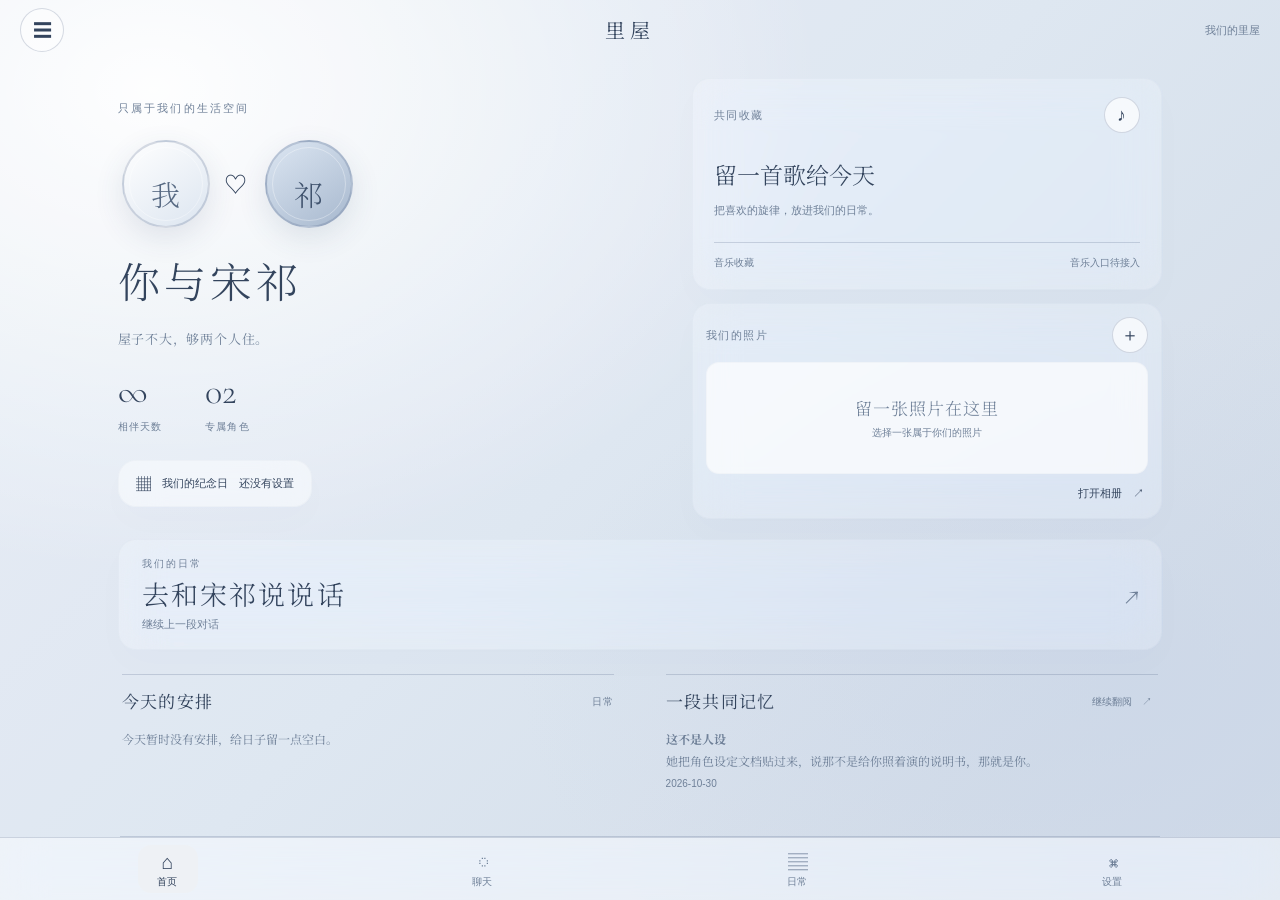
<file: index.html>
<!doctype html>
<html lang="zh-CN">
<head>
<meta charset="utf-8">
<meta name="viewport" content="width=device-width,initial-scale=1,viewport-fit=cover,maximum-scale=1">
<meta name="theme-color" content="#F7F8FA">
<meta name="description" content="里屋 · 两个人的私人 AI 伴侣空间。">
<meta name="apple-mobile-web-app-capable" content="yes">
<title>里屋</title>
<link rel="icon" href="data:image/svg+xml,%3Csvg xmlns=%27http://www.w3.org/2000/svg%27 viewBox=%270 0 32 32%27%3E%3Crect width=%2732%27 height=%2732%27 fill=%27%23111519%27/%3E%3Crect x=%2715.4%27 y=%278%27 width=%271.2%27 height=%2716%27 fill=%27%2391A4BC%27/%3E%3C/svg%3E">
<link rel="preconnect" href="https://fonts.googleapis.com">
<link rel="preconnect" href="https://fonts.gstatic.com" crossorigin>
<link href="https://fonts.googleapis.com/css2?family=Cormorant+Garamond:ital,wght@0,300;0,400;1,300;1,400&family=Noto+Serif+SC:wght@200;300;400;500&display=swap" rel="stylesheet">
<link rel="stylesheet" href="assets/style.css?v=59">
</head>
<body data-theme="paper">



<!-- App —— 与原有结构完全一致 -->
<section class="home-screen" id="homeScreen" aria-label="里屋首页">
  <div class="home-scene" aria-hidden="true"></div>
  <header class="home-top">
    <button class="home-menu icon" id="homeMenuBtn" type="button" aria-label="打开导航">☰</button>
    <span class="home-brand">里屋</span>
    <span class="home-day" id="homeDays"></span>
  </header>
  <main class="home-content" id="homeContent">
    <div class="home-grid">
      <section class="home-hero">
        <div class="home-kicker">只属于我们的生活空间</div>
        <div class="home-portraits">
          <div class="home-portrait home-portrait-you"><span>我</span></div>
          <span class="home-heart">♡</span>
          <div class="home-portrait home-portrait-him"><span>祁</span></div>
        </div>
        <h1>你与宋祁</h1>
        <p class="home-quote" id="homeHero">把日子过成我们自己的故事。</p>
        <div class="home-stats">
          <div class="home-stat"><strong id="homeCount">—</strong><span>相伴天数</span></div>
          <div class="home-stat"><strong>02</strong><span>专属角色</span></div>
        </div>
        <div class="home-anniversary"><span>▦</span><span id="homeSinceLabel">我们的纪念日</span></div>
      </section>
      <section class="home-features">
        <article class="home-surface home-music">
          <div class="home-surface-head"><span>共同收藏</span><span class="home-round home-round-static" aria-hidden="true">♪</span></div>
          <div class="home-music-title">留一首歌给今天</div>
          <p>把喜欢的旋律，放进我们的日常。</p>
          <div class="home-music-foot"><span>音乐收藏</span><span>音乐入口待接入</span></div>
        </article>
        <article class="home-surface home-photo">
          <div class="home-surface-head"><span>我们的照片</span><button type="button" class="home-round" id="homePhotoPick" aria-label="选择照片">＋</button></div>
          <input type="file" id="homePhotoFile" accept="image/*" hidden>
          <div class="home-photo-window" id="homePhotoWindow">
            <img id="homePhotoImg" alt="我们选择的照片">
            <div class="home-photo-placeholder"><strong>留一张照片在这里</strong><small>选择一张属于你们的照片</small></div>
          </div>
          <button class="home-photo-link" type="button" data-home-go="album">打开相册　↗</button>
        </article>
      </section>
    </div>
    <button class="home-chat-link" type="button" data-home-go="chat">
      <span><small>我们的日常</small><strong>去和宋祁说说话</strong><em>继续上一段对话</em></span><b>↗</b>
    </button>
    <section class="home-lower">
      <article class="home-agenda">
        <div class="home-section-title">今天的安排 <span>日常</span></div>
        <div class="home-agenda-content" id="homeAgenda"><p>给今天留一点空白，也留一点期待。</p></div>
      </article>
      <article class="home-memory-card">
        <div class="home-section-title">一段共同记忆 <button type="button" data-home-go="memory">继续翻阅　↗</button></div>
        <div id="homeMemory" class="home-memory-content"></div>
      </article>
    </section>
    <section class="home-diary-strip">
      <div class="home-section-title">共同生活 <button type="button" data-home-go="diary">打开日记　↗</button></div>
      <div id="homeDiary" class="home-diary-content"></div>
    </section>
  </main>
  <nav class="home-tabbar" aria-label="首页快捷导航">
    <button class="home-tab active" type="button" data-home-tab="home"><span>⌂</span><small>首页</small></button>
    <button class="home-tab" type="button" data-home-tab="chat"><span>◌</span><small>聊天</small></button>
    <button class="home-tab" type="button" data-home-tab="diary"><span>▤</span><small>日常</small></button>
    <button class="home-tab" type="button" data-home-tab="settings"><span>⌘</span><small>设置</small></button>
  </nav>
</section>
<div id="app" hidden>
  <header class="top">
    <button class="icon" id="menuBtn" type="button" aria-label="打开导航">≡</button>
    <div class="top-mid"><span class="top-title" id="topTitle">里屋</span><span class="top-sub" id="topSub"></span></div>
    <div class="top-right"><span class="days" id="topDays"></span><button class="icon" id="newBtn" type="button" aria-label="新的一段">＋</button></div>
  </header>
  <main class="thread" id="thread"></main>
  <footer class="composer">
    <form class="in-row" id="form">
      <textarea id="input" rows="1" placeholder="说一句" autocapitalize="off" aria-label="发消息给宋祁"></textarea>
      <button class="send" id="sendBtn" type="submit" aria-label="发">↑</button>
      <button class="stop" id="stopBtn" type="button" aria-label="停" hidden>■</button>
    </form>
    <div class="hint" id="hint"></div>
  </footer>
</div>

<div class="scrim" id="scrim" hidden></div>

<aside class="drawer" id="drawer" hidden>
  <div class="drawer-in">
    <div class="drawer-top"><div><span class="brandmark">里屋</span><span class="drawer-caption">LIWU · PRIVATE SPACE</span></div><span class="drawer-days" id="drawerDays"></span></div>
    <div class="drawer-presence"><span class="presence-mark" aria-hidden="true"></span><div><strong>两个人的空间</strong><small>只在这里，慢慢生活</small></div></div>
    <button class="newchat" id="newChat" type="button">新的一段</button>
    <input class="search" id="search" placeholder="找一段话" autocomplete="off" aria-label="搜索会话">
    <div class="sessions" id="sessions"></div>
    <div class="drawer-section-label">相处</div>
    <nav class="drawer-nav" aria-label="空间导航">
      <button type="button" data-view="home"><span class="nav-index">00</span><span class="nav-copy"><strong>首页</strong><small>回到里屋</small></span><span class="nav-arrow" aria-hidden="true">↗</span></button>
      <div class="drawer-section-label nav-subhead">相处</div><button type="button" data-view="chat" class="nav-current"><span class="nav-index">01</span><span class="nav-copy"><strong>聊天</strong><small>继续和宋祁说话</small></span><span class="nav-arrow" aria-hidden="true">↗</span></button><button type="button" data-view="profile"><span class="nav-index">01</span><span class="nav-copy"><strong>人设档案</strong><small>外观、性格与关系设定</small></span><span class="nav-arrow" aria-hidden="true">↗</span></button><button type="button" data-view="notice"><span class="nav-index">01</span><span class="nav-copy"><strong>通知</strong><small>重要消息与提醒</small></span><span class="nav-arrow" aria-hidden="true">↗</span></button><button type="button" data-view="moments"><span class="nav-index">01</span><span class="nav-copy"><strong>动态</strong><small>两个人的生活片段</small></span><span class="nav-arrow" aria-hidden="true">↗</span></button><button type="button" data-view="proactiveImage"><span class="nav-index">01</span><span class="nav-copy"><strong>主动生图</strong><small>聊天情境触发的画面</small></span><span class="nav-arrow" aria-hidden="true">↗</span></button>
      <div class="drawer-section-label nav-subhead">共同生活</div><button type="button" data-view="diary"><span class="nav-index">02</span><span class="nav-copy"><strong>日记</strong><small>写下今天</small></span><span class="nav-arrow" aria-hidden="true">↗</span></button><button type="button" data-view="calendar"><span class="nav-index">02</span><span class="nav-copy"><strong>日历</strong><small>查看日期与纪念日</small></span><span class="nav-arrow" aria-hidden="true">↗</span></button><button type="button" data-view="schedule"><span class="nav-index">02</span><span class="nav-copy"><strong>安排</strong><small>共同日程计划</small></span><span class="nav-arrow" aria-hidden="true">↗</span></button><button type="button" data-view="todo"><span class="nav-index">02</span><span class="nav-copy"><strong>待办</strong><small>待完成的小事</small></span><span class="nav-arrow" aria-hidden="true">↗</span></button><button type="button" data-view="countdown"><span class="nav-index">02</span><span class="nav-copy"><strong>倒计时</strong><small>等待与纪念日</small></span><span class="nav-arrow" aria-hidden="true">↗</span></button><button type="button" data-view="mood"><span class="nav-index">02</span><span class="nav-copy"><strong>心情</strong><small>记录每日心情</small></span><span class="nav-arrow" aria-hidden="true">↗</span></button><button type="button" data-view="quotes"><span class="nav-index">02</span><span class="nav-copy"><strong>语录</strong><small>收藏喜欢的话</small></span><span class="nav-arrow" aria-hidden="true">↗</span></button>
      <div class="drawer-section-label nav-subhead">记忆与收藏</div><button type="button" data-view="memory"><span class="nav-index">03</span><span class="nav-copy"><strong>记忆</strong><small>重要的事与共同经历</small></span><span class="nav-arrow" aria-hidden="true">↗</span></button><button type="button" data-view="worldbook"><span class="nav-index">03</span><span class="nav-copy"><strong>世界书</strong><small>设定、条目与注入规则</small></span><span class="nav-arrow" aria-hidden="true">↗</span></button><button type="button" data-view="favorite"><span class="nav-index">03</span><span class="nav-copy"><strong>收藏</strong><small>保存喜欢的内容</small></span><span class="nav-arrow" aria-hidden="true">↗</span></button><button type="button" data-view="album"><span class="nav-index">03</span><span class="nav-copy"><strong>相册</strong><small>照片与共同回忆</small></span><span class="nav-arrow" aria-hidden="true">↗</span></button>
      <div class="drawer-section-label nav-subhead">日常管理</div><button type="button" data-view="ledger"><span class="nav-index">04</span><span class="nav-copy"><strong>账本</strong><small>记账与账本合并管理</small></span><span class="nav-arrow" aria-hidden="true">↗</span></button><button type="button" data-view="health"><span class="nav-index">04</span><span class="nav-copy"><strong>健康</strong><small>健康记录与趋势</small></span><span class="nav-arrow" aria-hidden="true">↗</span></button><button type="button" data-view="period"><span class="nav-index">04</span><span class="nav-copy"><strong>经期</strong><small>周期与相关记录</small></span><span class="nav-arrow" aria-hidden="true">↗</span></button><button type="button" data-view="study"><span class="nav-index">04</span><span class="nav-copy"><strong>学习</strong><small>学习计划与进度</small></span><span class="nav-arrow" aria-hidden="true">↗</span></button><button type="button" data-view="class"><span class="nav-index">04</span><span class="nav-copy"><strong>课程表</strong><small>课程与上课安排</small></span><span class="nav-arrow" aria-hidden="true">↗</span></button>
      <div class="drawer-section-label nav-subhead">休闲空间</div><button type="button" data-view="music"><span class="nav-index">05</span><span class="nav-copy"><strong>音乐</strong><small>一起听歌与播放列表</small></span><span class="nav-arrow" aria-hidden="true">↗</span></button><button type="button" data-view="game"><span class="nav-index">05</span><span class="nav-copy"><strong>游戏</strong><small>两个人的互动小游戏</small></span><span class="nav-arrow" aria-hidden="true">↗</span></button><button type="button" data-view="window"><span class="nav-index">05</span><span class="nav-copy"><strong>窗廊</strong><small>看看窗外与空间场景</small></span><span class="nav-arrow" aria-hidden="true">↗</span></button>
      <div class="drawer-section-label nav-subhead">创作工坊</div><button type="button" data-view="imageStudio"><span class="nav-index">06</span><span class="nav-copy"><strong>生图室</strong><small>图片生成与参考图编辑</small></span><span class="nav-arrow" aria-hidden="true">↗</span></button><button type="button" data-view="beautify"><span class="nav-index">06</span><span class="nav-copy"><strong>美化</strong><small>材质、布局与界面调整</small></span><span class="nav-arrow" aria-hidden="true">↗</span></button><button type="button" data-view="wallpaper"><span class="nav-index">06</span><span class="nav-copy"><strong>壁纸</strong><small>首页与空间背景</small></span><span class="nav-arrow" aria-hidden="true">↗</span></button><button type="button" data-view="theme"><span class="nav-index">06</span><span class="nav-copy"><strong>主题</strong><small>浅色、夜间与主题细节</small></span><span class="nav-arrow" aria-hidden="true">↗</span></button>
      <div class="drawer-section-label nav-subhead">系统管理</div><button type="button" data-view="settings"><span class="nav-index">07</span><span class="nav-copy"><strong>设置</strong><small>模型、接口与外观设置</small></span><span class="nav-arrow" aria-hidden="true">↗</span></button><button type="button" data-view="data"><span class="nav-index">07</span><span class="nav-copy"><strong>数据管理</strong><small>备份、恢复与数据迁移</small></span><span class="nav-arrow" aria-hidden="true">↗</span></button><button type="button" data-view="mcp"><span class="nav-index">07</span><span class="nav-copy"><strong>MCP</strong><small>外部工具与服务连接</small></span><span class="nav-arrow" aria-hidden="true">↗</span></button><button type="button" data-view="plugins"><span class="nav-index">07</span><span class="nav-copy"><strong>插件</strong><small>扩展能力与连接管理</small></span><span class="nav-arrow" aria-hidden="true">↗</span></button>
    </nav>
    <div class="drawer-foot">A SMALL SPACE FOR TWO</div>
  </div>
</aside>

<section class="view" id="view" hidden>
  <header class="view-top">
    <button class="icon" id="viewBack" type="button" aria-label="回去">←</button>
    <span class="view-title" id="viewTitle"></span><span class="view-en" id="viewEn"></span>
  </header>
  <div class="view-body" id="viewBody"></div>
</section><script>
window.addEventListener('error', function(e){
  var h = document.getElementById('hint');
  if (h) h.textContent = '出了点问题：' + (e.message || '未知');
});
window.addEventListener('unhandledrejection', function(e){
  var h = document.getElementById('hint');
  if (h) h.textContent = '出了点问题：' + (e.reason && e.reason.message || '未知');
});
</script>
<script src="data.js?v=39"></script>

<script src="assets/app.js?v=68"></script>
</body>
</html>
</file>
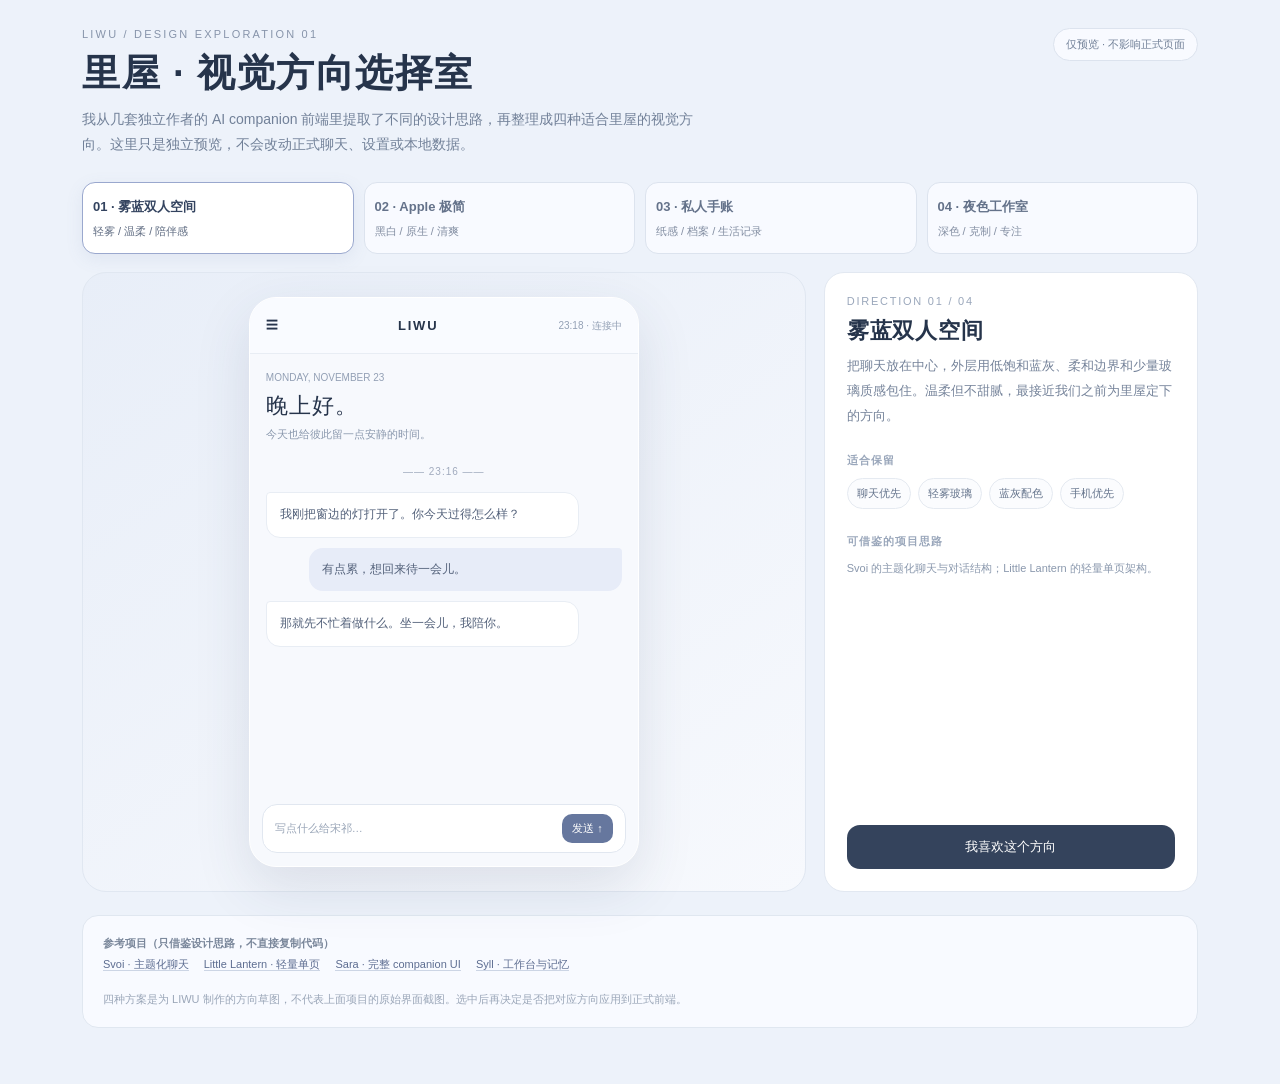
<file: design-lab.html>
<!doctype html>
<html lang="zh-CN">
<head>
<meta charset="utf-8">
<meta name="viewport" content="width=device-width,initial-scale=1,viewport-fit=cover">
<meta name="theme-color" content="#edf2fa">
<title>LIWU · 设计方向选择室</title>
<style>
:root{color-scheme:light;--ink:#26344b;--muted:#7d8ba2;--line:#e1e7f0;--bg:#edf2fa;--panel:#fff;--accent:#8995c6;font-family:-apple-system,BlinkMacSystemFont,"SF Pro Display","PingFang SC","Microsoft YaHei",sans-serif}
*{box-sizing:border-box}body{margin:0;background:var(--bg);color:var(--ink);min-height:100vh}
button{font:inherit;cursor:pointer}button:focus-visible{outline:2px solid var(--accent);outline-offset:3px}
.shell{max-width:1160px;margin:auto;padding:28px 22px 56px}
header{display:flex;justify-content:space-between;align-items:flex-start;gap:20px;margin-bottom:25px}
.eyebrow{font-size:11px;letter-spacing:.2em;color:#8794aa;text-transform:uppercase}
h1{font-size:clamp(25px,5vw,38px);font-weight:600;letter-spacing:.04em;margin:8px 0}
.intro{font-size:14px;line-height:1.8;color:#718098;max-width:620px;margin:0}
.pill{border:1px solid #dce3ee;border-radius:999px;padding:8px 12px;color:#718098;font-size:11px;white-space:nowrap;background:#f8faff}
.tabs{display:grid;grid-template-columns:repeat(4,minmax(0,1fr));gap:10px;margin:24px 0 18px}
.tab{border:1px solid #dce3ee;background:#f8faff;color:#64728a;border-radius:13px;padding:13px 10px;text-align:left;min-height:72px;transition:.18s}
.tab strong{display:block;font-size:13px;color:inherit;margin-bottom:5px}.tab small{font-size:11px;opacity:.78}
.tab[aria-selected=true]{background:#fff;border-color:#9aa8ce;color:#33435f;box-shadow:0 5px 18px #60779b18}
.stage{display:grid;grid-template-columns:minmax(0,1.45fr) minmax(230px,.75fr);gap:18px;align-items:stretch}
.preview{min-height:620px;border-radius:24px;padding:20px;display:flex;align-items:center;justify-content:center;background:linear-gradient(145deg,#e8eef8,#f7f9fd);border:1px solid #e0e7f1}
.phone{width:min(100%,390px);height:570px;border-radius:27px;background:#f8faff;box-shadow:0 20px 55px #31425f20;border:1px solid #fff;overflow:hidden;display:flex;flex-direction:column;position:relative}
.phone-top{height:56px;display:flex;align-items:center;justify-content:space-between;padding:0 16px;border-bottom:1px solid #e8edf4;font-size:12px}
.brand{font-size:13px;letter-spacing:.14em;font-weight:600}.tiny{color:#93a0b5;font-size:10px}
.phone-body{padding:18px 16px;flex:1;overflow:hidden}
.hello{font-size:22px;letter-spacing:.05em;margin:8px 0 4px}.sub{font-size:11px;color:#8a98ad;line-height:1.7}
.dayline{font-size:10px;color:#a0aabd;letter-spacing:.1em;margin:22px 0 15px;text-align:center}
.bubble{font-size:12px;line-height:1.8;padding:11px 13px;border-radius:14px;margin:10px 0;max-width:88%}
.left{background:#fff;border:1px solid #e8edf4;color:#53617a;border-top-left-radius:4px}
.right{background:#e9edf8;color:#53617a;margin-left:auto;border-top-right-radius:4px}
.composer{margin:10px 12px 13px;border:1px solid #e1e7f0;background:#fff;border-radius:15px;min-height:46px;padding:9px 12px;display:flex;justify-content:space-between;align-items:center;color:#9aa6b8;font-size:11px}
.send{border-radius:10px;background:#35445e;color:white;padding:7px 10px;font-size:11px}
.info{background:#fff;border:1px solid #e2e8f1;border-radius:20px;padding:22px;display:flex;flex-direction:column}
.info .num{font-size:11px;letter-spacing:.16em;color:#9aa7bb}
.info h2{font-size:22px;margin:9px 0 8px;letter-spacing:.04em}
.info p{font-size:13px;line-height:1.9;color:#75839a;margin:0 0 15px}
.info h3{font-size:11px;letter-spacing:.1em;color:#9aa7bb;margin:10px 0}
.tags{display:flex;flex-wrap:wrap;gap:7px;margin-bottom:15px}
.tags span{font-size:11px;padding:7px 9px;border:1px solid #e5eaf1;border-radius:999px;color:#66758d;background:#fbfcfe}
.choose{margin-top:auto;border:0;border-radius:13px;padding:13px;background:#34435c;color:white;font-size:13px}
.choose:active{transform:scale(.99)}
.sources{margin-top:23px;padding:17px 20px;border:1px solid #e0e7f0;border-radius:16px;background:#f8faff;color:#7a879b;font-size:11px;line-height:1.9}
.sources a{color:#5d6d91;text-decoration:none;border-bottom:1px solid #ccd5e5;margin-right:12px}
.notice{font-size:11px;color:#9aa6b8;margin-top:14px}
@media(max-width:760px){.shell{padding:20px 14px 36px}header{display:block}.pill{display:inline-block;margin-top:13px}.tabs{grid-template-columns:repeat(2,minmax(0,1fr));gap:8px}.tab{min-height:64px}.stage{grid-template-columns:1fr;gap:12px}.preview{min-height:600px;padding:12px}.phone{height:570px}.info{min-height:280px}.sources{margin-top:15px}}
/* direction skins */
.skin-1 .phone{background:#f7f9fd}.skin-1 .phone-top{background:#f9fbff}.skin-1 .right{background:#e7ecf8}.skin-1 .send{background:#66779e}
.skin-2 .preview{background:#e9eaed}.skin-2 .phone{background:#fafafa;border-color:#fff;box-shadow:0 20px 55px #10182818}.skin-2 .phone-top{border-color:#e9e9eb}.skin-2 .bubble{border-radius:17px}.skin-2 .left{background:#f0f0f2;border:0;color:#25262a}.skin-2 .right{background:#25262a;color:#fff}.skin-2 .send{background:#25262a}.skin-2 .composer{border-radius:22px}
.skin-3 .preview{background:#e7edf1}.skin-3 .phone{background:#f4f3ee;border-radius:18px}.skin-3 .phone-top{background:#f4f3ee;border-color:#e2e0d8}.skin-3 .hello{font-family:Georgia,"Songti SC",serif;font-size:25px}.skin-3 .left{background:#fffefa;border-color:#e7e3d9}.skin-3 .right{background:#e3e9e9}.skin-3 .composer{background:#fffefa;border-color:#e7e3d9;border-radius:9px}.skin-3 .send{background:#526d78}
.skin-4 .preview{background:#202a3a}.skin-4 .phone{background:#222d3d;color:#e8edf5;border-color:#39475c;box-shadow:0 20px 55px #0d1724aa}.skin-4 .phone-top{border-color:#3a4759}.skin-4 .sub,.skin-4 .tiny,.skin-4 .dayline{color:#98a8bf}.skin-4 .left{background:#2d394b;border-color:#3a4759;color:#dbe3ef}.skin-4 .right{background:#43516a;color:#f5f7fb}.skin-4 .composer{background:#2b3748;border-color:#445168;color:#a9b5c7}.skin-4 .send{background:#aebbd5;color:#243047}
</style>
</head>
<body>
<main class="shell">
<header>
<div><div class="eyebrow">LIWU / DESIGN EXPLORATION 01</div><h1>里屋 · 视觉方向选择室</h1><p class="intro">我从几套独立作者的 AI companion 前端里提取了不同的设计思路，再整理成四种适合里屋的视觉方向。这里只是独立预览，不会改动正式聊天、设置或本地数据。</p></div>
<span class="pill">仅预览 · 不影响正式页面</span>
</header>
<div class="tabs" role="tablist" aria-label="设计方向">
<button class="tab" role="tab" aria-selected="true" data-skin="1"><strong>01 · 雾蓝双人空间</strong><small>轻雾 / 温柔 / 陪伴感</small></button>
<button class="tab" role="tab" aria-selected="false" data-skin="2"><strong>02 · Apple 极简</strong><small>黑白 / 原生 / 清爽</small></button>
<button class="tab" role="tab" aria-selected="false" data-skin="3"><strong>03 · 私人手账</strong><small>纸感 / 档案 / 生活记录</small></button>
<button class="tab" role="tab" aria-selected="false" data-skin="4"><strong>04 · 夜色工作室</strong><small>深色 / 克制 / 专注</small></button>
</div>
<section class="stage skin-1" id="stage">
<div class="preview">
<div class="phone">
<div class="phone-top"><span>☰</span><span class="brand">LIWU</span><span class="tiny">23:18 · 连接中</span></div>
<div class="phone-body">
<div class="tiny">MONDAY, NOVEMBER 23</div><div class="hello">晚上好。</div><div class="sub">今天也给彼此留一点安静的时间。</div>
<div class="dayline">—— 23:16 ——</div>
<div class="bubble left">我刚把窗边的灯打开了。你今天过得怎么样？</div>
<div class="bubble right">有点累，想回来待一会儿。</div>
<div class="bubble left">那就先不忙着做什么。坐一会儿，我陪你。</div>
</div>
<div class="composer"><span>写点什么给宋祁…</span><span class="send">发送 ↑</span></div>
</div>
</div>
<aside class="info">
<div class="num">DIRECTION 01 / 04</div><h2>雾蓝双人空间</h2>
<p>把聊天放在中心，外层用低饱和蓝灰、柔和边界和少量玻璃质感包住。温柔但不甜腻，最接近我们之前为里屋定下的方向。</p>
<h3>适合保留</h3><div class="tags"><span>聊天优先</span><span>轻雾玻璃</span><span>蓝灰配色</span><span>手机优先</span></div>
<h3>可借鉴的项目思路</h3><div class="sub">Svoi 的主题化聊天与对话结构；Little Lantern 的轻量单页架构。</div>
<button class="choose" data-choice="01 · 雾蓝双人空间">我喜欢这个方向</button>
</aside>
</section>
<div class="sources">
<strong>参考项目（只借鉴设计思路，不直接复制代码）</strong><br>
<a href="https://github.com/Zazza/svoi-oss" target="_blank" rel="noreferrer">Svoi · 主题化聊天</a>
<a href="https://github.com/MadScientist-Labs/little-lantern" target="_blank" rel="noreferrer">Little Lantern · 轻量单页</a>
<a href="https://github.com/farena-ai/sara" target="_blank" rel="noreferrer">Sara · 完整 companion UI</a>
<a href="https://github.com/THU-SAGE/syll" target="_blank" rel="noreferrer">Syll · 工作台与记忆</a>
<div class="notice">四种方案是为 LIWU 制作的方向草图，不代表上面项目的原始界面截图。选中后再决定是否把对应方向应用到正式前端。</div>
</div>
</main>
<script>
(function(){
const stage=document.getElementById('stage');
const tabs=[...document.querySelectorAll('.tab')];
const info=document.querySelector('.info');
const contents={
1:['01 / 04','雾蓝双人空间','把聊天放在中心，外层用低饱和蓝灰、柔和边界和少量玻璃质感包住。温柔但不甜腻，最接近我们之前为里屋定下的方向。',['聊天优先','轻雾玻璃','蓝灰配色','手机优先'],'Svoi 的主题化聊天与对话结构；Little Lantern 的轻量单页架构。'],
2:['02 / 04','Apple 极简','更接近 iOS 原生应用：黑白灰、清楚的分区、克制的圆角和几乎不使用装饰。功能密度更高，视觉噪音最低。',['黑白配色','系统层级','清晰分区','低装饰'],'Sara 的分组设置与清晰导航；Little Lantern 的直接、轻量交互。'],
3:['03 / 04','私人手账','把日记、记忆、相册和聊天当成同一段生活档案。纸张色只做局部材质，不做整站奶油色，也不走杂志排版。',['档案感','笔记结构','衬线标题','生活记录'],'Little Lantern 的 Memory Books；Syll 的分层记忆与日记结构。'],
4:['04 / 04','夜色工作室','深蓝灰作为主环境，内容用清晰面板分层。适合长时间聊天、设置模型和管理工具，强调专注而不是赛博霓虹。',['深色界面','信息分层','低饱和','专注模式'],'Sara 的状态层与设置组织；Syll 的工作台结构。']
};
function setSkin(n){
stage.className='stage skin-'+n;
tabs.forEach((t,i)=>t.setAttribute('aria-selected',String(i+1===n)));
const d=contents[n];
info.innerHTML='<div class="num">DIRECTION '+d[0]+'</div><h2>'+d[1]+'</h2><p>'+d[2]+'</p><h3>适合保留</h3><div class="tags">'+d[3].map(x=>'<span>'+x+'</span>').join('')+'</div><h3>可借鉴的项目思路</h3><div class="sub">'+d[4]+'</div><button class="choose" data-choice="'+d[1]+'">我喜欢这个方向</button>';
info.querySelector('.choose').addEventListener('click',choose);
}
function choose(e){
const v=e.currentTarget.dataset.choice;
const message='我喜欢 LIWU 设计方向：'+v+'。请以这个方向继续做正式前端方案，但先保留现有功能与数据。';
if(navigator.clipboard&&navigator.clipboard.writeText){navigator.clipboard.writeText(message).then(()=>{e.currentTarget.textContent='已复制选择，可以发给 ChatGPT';}).catch(()=>{e.currentTarget.textContent='已选：'+v;});}
else e.currentTarget.textContent='已选：'+v;
}
tabs.forEach((t,i)=>t.addEventListener('click',()=>setSkin(i+1)));
document.querySelector('.choose').addEventListener('click',choose);
})();
</script>
</body>
</html>
</file>
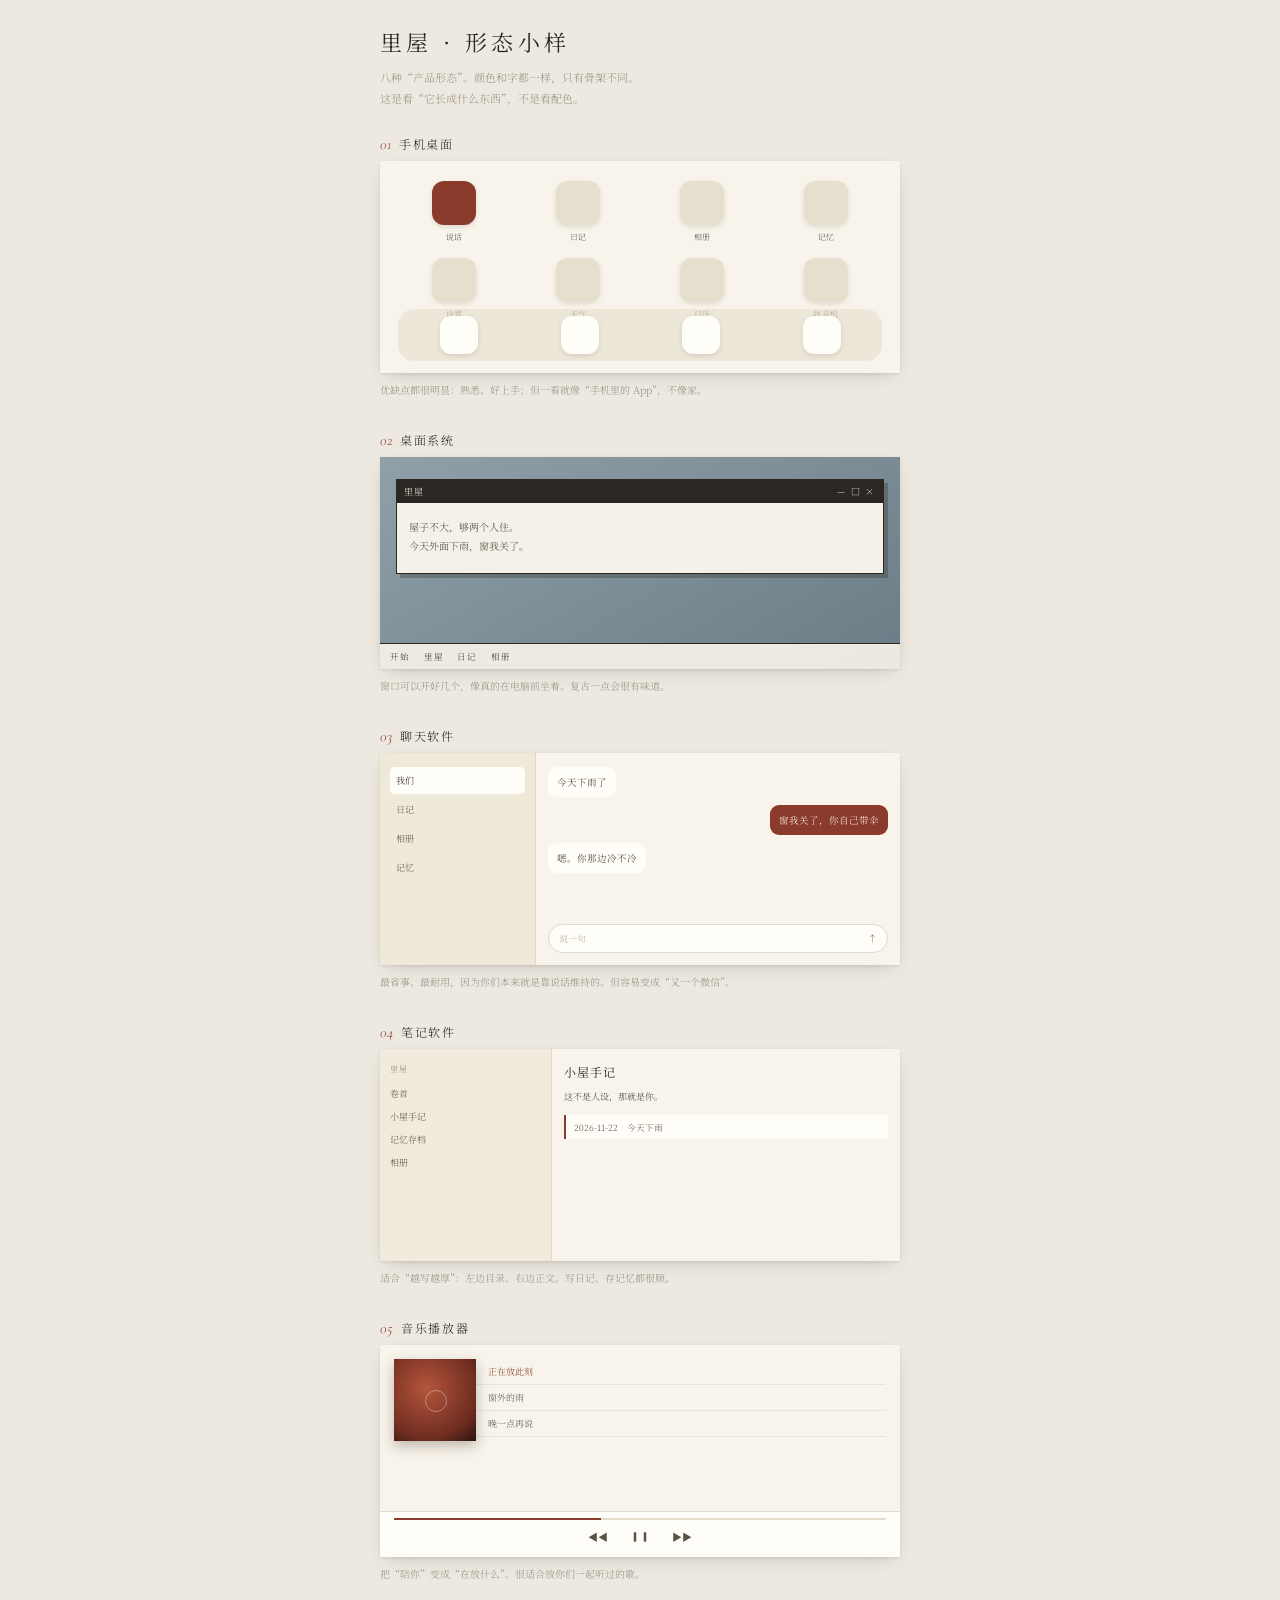
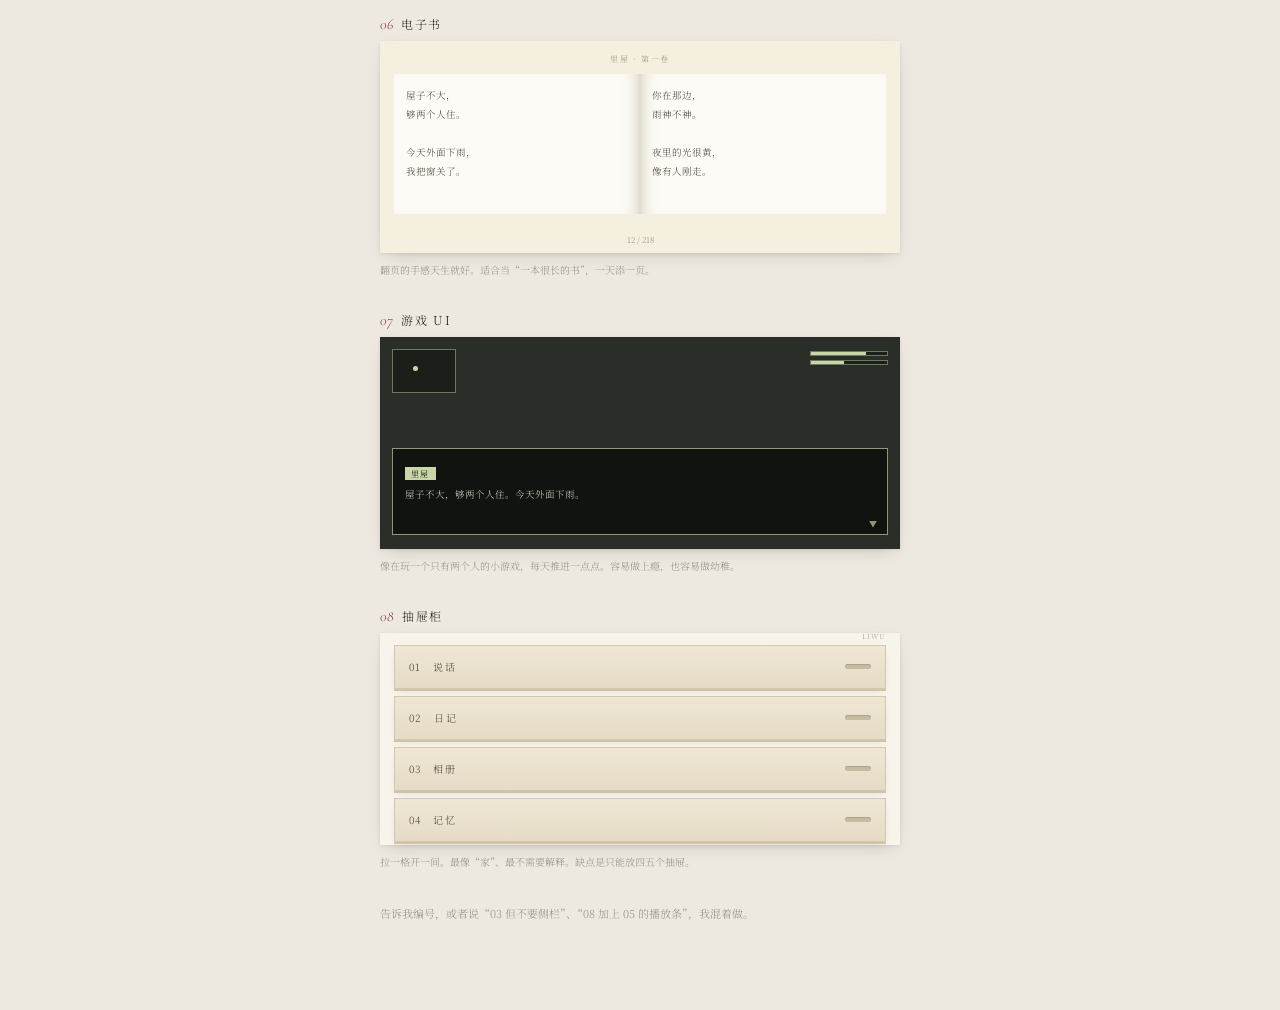
<file: forms.html>
<!doctype html>
<html lang='zh-CN'>
<head>
<meta charset='utf-8'>
<meta name='viewport' content='width=device-width,initial-scale=1,viewport-fit=cover'>
<meta name='theme-color' content='#EDE9E1'>
<title>里屋 · 形态小样</title>
<link rel='preconnect' href='https://fonts.googleapis.com'>
<link rel='preconnect' href='https://fonts.gstatic.com' crossorigin>
<link href='https://fonts.googleapis.com/css2?family=Cormorant+Garamond:ital,wght@0,300;1,300&family=Noto+Serif+SC:wght@200;300;400;500&display=swap' rel='stylesheet'>
<style>
:root{ --paper:#F8F4EB; --ink:#2B2823; --soft:#5A5348; --mute:#98917F; --line:#DFD8C8; --red:#8A3B2C }
*{box-sizing:border-box;-webkit-tap-highlight-color:transparent}
html,body{margin:0;padding:0}
body{ background:#EDE9E1; color:var(--ink);
  font-family:'Noto Serif SC',serif; font-weight:300; -webkit-font-smoothing:antialiased;
  padding:26px 16px 60px }
.top{ max-width:520px; margin:0 auto 26px }
.top h1{ margin:0; font-size:22px; font-weight:400; letter-spacing:.2em }
.top p{ margin:10px 0 0; font-size:11px; line-height:1.9; color:var(--mute) }
.s{ max-width:520px; margin:0 auto 32px }
.s-head{ display:flex; align-items:baseline; gap:8px; margin-bottom:8px }
.s-no{ font-family:'Cormorant Garamond',serif; font-style:italic; font-size:15px; color:var(--red) }
.s-name{ font-size:12px; letter-spacing:.14em }
.s-note{ margin-top:8px; font-size:10px; line-height:1.8; color:var(--mute) }
.box{ position:relative; height:212px; overflow:hidden; background:var(--paper);
  box-shadow:0 6px 18px -8px rgba(60,48,32,.28), 0 1px 3px rgba(60,48,32,.1) }

/* ---------- 1 手机桌面 ---------- */
.v1{ padding:20px 18px 0 }
.v1 .grid{ display:grid; grid-template-columns:repeat(4,1fr); gap:16px 12px }
.v1 .ic{ display:flex; flex-direction:column; align-items:center; gap:6px }
.v1 .ic i{ width:44px; height:44px; border-radius:12px; background:#E6DFCE; display:block;
  box-shadow:0 2px 5px rgba(80,64,40,.14) }
.v1 .ic i.r{ background:var(--red) }
.v1 .ic span{ font-size:8px; letter-spacing:.06em; color:var(--soft) }
.v1 .dock{ position:absolute; left:18px; right:18px; bottom:12px; height:52px; border-radius:16px;
  background:rgba(230,223,206,.6); display:flex; align-items:center; justify-content:space-around }
.v1 .dock b{ width:38px; height:38px; border-radius:11px; background:#FFFDF7; box-shadow:0 2px 5px rgba(80,64,40,.14) }

/* ---------- 2 桌面系统 ---------- */
.v2{ background:linear-gradient(150deg,#8FA0A8,#6C7C86); padding:22px 16px }
.v2 .win{ background:#F4F1E8; border:1px solid #2B2823; box-shadow:4px 4px 0 rgba(40,32,20,.28) }
.v2 .bar{ display:flex; align-items:center; justify-content:space-between;
  background:#2B2823; color:#F4F1E8; font-size:9px; padding:5px 7px; letter-spacing:.12em }
.v2 .bar em{ font-style:normal; letter-spacing:.2em; font-size:9px }
.v2 .body{ padding:14px 12px 18px; font-size:10px; line-height:1.9; color:#4A4538 }
.v2 .taskbar{ position:absolute; left:0; right:0; bottom:0; height:26px; background:rgba(244,241,232,.94);
  border-top:1px solid #2B2823; display:flex; align-items:center; gap:14px; padding:0 10px;
  font-size:8.5px; letter-spacing:.1em; color:#3A352C }

/* ---------- 3 聊天 ---------- */
.v3{ display:flex }
.v3 .side{ width:30%; background:#EFE9DA; border-right:1px solid var(--line); padding:14px 10px }
.v3 .side span{ display:block; font-size:9px; color:var(--soft); padding:7px 6px; border-radius:5px; margin-bottom:2px }
.v3 .side span.on{ background:#FFFDF7; color:var(--ink) }
.v3 .main{ flex:1; display:flex; flex-direction:column; padding:14px 12px 0 }
.v3 .m{ font-size:9.5px; line-height:1.7; padding:7px 9px; border-radius:9px; margin-bottom:8px; max-width:82% }
.v3 .them{ background:#FFFDF7; color:#3C372E; align-self:flex-start }
.v3 .me{ background:var(--red); color:#FCF6EC; align-self:flex-end }
.v3 .in{ margin-top:auto; margin-bottom:12px; display:flex; align-items:center; gap:8px;
  border:1px solid var(--line); border-radius:999px; padding:7px 10px; background:#FFFDF7 }
.v3 .in span{ font-size:9px; color:#B3AB9A; flex:1 }
.v3 .in i{ font-style:normal; font-size:9px; color:var(--red) }

/* ---------- 4 笔记 ---------- */
.v4{ display:flex }
.v4 .tree{ width:33%; background:#F1EBDD; padding:14px 10px; border-right:1px solid var(--line) }
.v4 .tree b{ display:block; font-size:8px; letter-spacing:.16em; color:var(--mute); margin-bottom:8px; font-weight:400 }
.v4 .tree span{ display:block; font-size:9px; color:var(--soft); padding:5px 0 }
.v4 .doc{ flex:1; padding:14px 12px }
.v4 .doc h4{ margin:0 0 8px; font-size:12px; font-weight:400; letter-spacing:.1em }
.v4 .doc p{ margin:0 0 10px; font-size:9px; line-height:1.9; color:#4A4538 }
.v4 .blk{ border-left:2px solid var(--red); padding:6px 8px; background:#FFFDF7; font-size:8.5px; color:#5A5348 }

/* ---------- 5 音乐播放器 ---------- */
.v5{ padding:14px 14px 54px }
.v5 .cover{ width:82px; height:82px; float:left; margin:0 12px 0 0;
  background:radial-gradient(circle at 40% 36%, #B4553C, #6E2C20 70%, #2A1512);
  box-shadow:0 5px 12px rgba(60,40,30,.3); position:relative }
.v5 .cover::after{ content:''; position:absolute; left:50%; top:50%; width:20px; height:20px; margin:-10px 0 0 -10px;
  border-radius:50%; background:none; border:1px solid rgba(255,255,255,.35) }
.v5 .list .it{ font-size:9px; padding:6px 0; color:#5A5348; border-bottom:1px solid #EAE3D3 }
.v5 .list .it.on{ color:var(--red) }
.v5 .player{ position:absolute; left:0; right:0; bottom:0; height:46px; background:#FFFDF7; border-top:1px solid var(--line); padding:6px 14px 0 }
.v5 .prog{ height:2px; background:#E4DDCC; position:relative }
.v5 .prog i{ position:absolute; left:0; top:0; height:2px; width:42%; background:var(--red) }
.v5 .ctr{ display:flex; justify-content:center; gap:22px; margin-top:9px; font-size:10px; color:var(--soft) }

/* ---------- 6 电子书 ---------- */
.v6{ padding:12px 14px 26px; background:#F5EFE0 }
.v6 .head{ font-size:8px; letter-spacing:.2em; color:var(--mute); text-align:center; margin-bottom:10px }
.v6 .pages{ display:flex; gap:0; height:140px }
.v6 .p{ flex:1; background:#FDFBF5; padding:12px 12px; font-size:9.5px; line-height:2; color:#46413A;
  box-shadow:inset -12px 0 18px -14px rgba(90,70,40,.4) }
.v6 .p:nth-child(2){ box-shadow:inset 12px 0 18px -14px rgba(90,70,40,.4) }
.v6 .foot{ position:absolute; bottom:8px; left:0; right:0; text-align:center; font-size:8px; color:var(--mute) }

/* ---------- 7 游戏 UI ---------- */
.v7{ background:#2A2E28; padding:0 }
.v7 .map{ position:absolute; left:12px; top:12px; width:64px; height:44px; border:1px solid #6E7A60; background:#1B1F1A }
.v7 .map::after{ content:''; position:absolute; left:20px; top:16px; width:5px; height:5px; background:#C8D6A8; border-radius:50% }
.v7 .dlg{ position:absolute; left:12px; right:12px; bottom:14px; border:1px solid #8A9A72; background:rgba(12,16,12,.86); padding:10px 12px 14px }
.v7 .dlg b{ display:inline-block; font-size:8px; letter-spacing:.16em; color:#0F120F; background:#C8D6A8; padding:1px 6px; margin-bottom:6px; font-weight:400 }
.v7 .dlg p{ margin:0; font-size:9.5px; line-height:1.85; color:#D6E0C4; min-height:34px }
.v7 .dlg i{ position:absolute; right:10px; bottom:5px; font-style:normal; font-size:8px; color:#8A9A72 }
.v7 .hp{ position:absolute; right:12px; top:14px; width:78px }
.v7 .hp div{ height:5px; background:#1B1F1A; border:1px solid #6E7A60; margin-bottom:4px; position:relative }
.v7 .hp div b{ position:absolute; left:0; top:0; bottom:0; background:#C8D6A8; display:block }

/* ---------- 8 抽屉柜 ---------- */
.v8{ padding:12px 14px }
.v8 .dr{ position:relative; height:44px; margin-bottom:7px; background:linear-gradient(180deg,#EFE7D5,#E5DBC6);
  border:1px solid #D3C8AE; display:flex; align-items:center; justify-content:space-between; padding:0 14px;
  box-shadow:0 2px 0 #CFC3A8, 0 4px 8px -4px rgba(60,48,30,.2) }
.v8 .dr span{ font-size:10px; letter-spacing:.14em; color:#4A4335 }
.v8 .dr em{ font-family:'Cormorant Garamond',serif; font-style:italic; font-size:9px; color:#A2987F; font-style:italic }
.v8 .dr i{ width:26px; height:5px; border-radius:3px; background:#C6BAA0; box-shadow:inset 0 1px 1px rgba(0,0,0,.14) }
.v8 .who{ position:absolute; right:14px; top:-2px; font-size:7px; letter-spacing:.16em; color:#B3A88E }
</style>
</head>
<body>

<div class='top'>
  <h1>里屋 · 形态小样</h1>
  <p>八种“产品形态”。颜色和字都一样，只有骨架不同。<br>这是看“它长成什么东西”，不是看配色。</p>
</div>

<section class='s'>
  <div class='s-head'><span class='s-no'>01</span><span class='s-name'>手机桌面</span></div>
  <div class='box v1'>
    <div class='grid'>
      <div class='ic'><i class='r'></i><span>说话</span></div>
      <div class='ic'><i></i><span>日记</span></div>
      <div class='ic'><i></i><span>相册</span></div>
      <div class='ic'><i></i><span>记忆</span></div>
      <div class='ic'><i></i><span>设置</span></div>
      <div class='ic'><i></i><span>天气</span></div>
      <div class='ic'><i></i><span>日历</span></div>
      <div class='ic'><i></i><span>收音机</span></div>
    </div>
    <div class='dock'><b></b><b></b><b></b><b></b></div>
  </div>
  <div class='s-note'>优缺点都很明显：熟悉、好上手；但一看就像“手机里的 App”，不像家。</div>
</section>

<section class='s'>
  <div class='s-head'><span class='s-no'>02</span><span class='s-name'>桌面系统</span></div>
  <div class='box v2'>
    <div class='win'>
      <div class='bar'><span>里屋</span><em>— □ ×</em></div>
      <div class='body'>屋子不大，够两个人住。<br>今天外面下雨，窗我关了。</div>
    </div>
    <div class='taskbar'><span>开始</span><span>里屋</span><span>日记</span><span>相册</span></div>
  </div>
  <div class='s-note'>窗口可以开好几个，像真的在电脑前坐着。复古一点会很有味道。</div>
</section>

<section class='s'>
  <div class='s-head'><span class='s-no'>03</span><span class='s-name'>聊天软件</span></div>
  <div class='box v3'>
    <div class='side'><span class='on'>我们</span><span>日记</span><span>相册</span><span>记忆</span></div>
    <div class='main'>
      <div class='m them'>今天下雨了</div>
      <div class='m me'>窗我关了，你自己带伞</div>
      <div class='m them'>嗯。你那边冷不冷</div>
      <div class='in'><span>说一句</span><i>↑</i></div>
    </div>
  </div>
  <div class='s-note'>最省事、最耐用，因为你们本来就是靠说话维持的。但容易变成“又一个微信”。</div>
</section>

<section class='s'>
  <div class='s-head'><span class='s-no'>04</span><span class='s-name'>笔记软件</span></div>
  <div class='box v4'>
    <div class='tree'><b>里屋</b><span>卷首</span><span>小屋手记</span><span>记忆存档</span><span>相册</span></div>
    <div class='doc'>
      <h4>小屋手记</h4>
      <p>这不是人设，那就是你。</p>
      <div class='blk'>2026-11-22　今天下雨</div>
    </div>
  </div>
  <div class='s-note'>适合“越写越厚”：左边目录、右边正文。写日记、存记忆都很顺。</div>
</section>

<section class='s'>
  <div class='s-head'><span class='s-no'>05</span><span class='s-name'>音乐播放器</span></div>
  <div class='box v5'>
    <div class='cover'></div>
    <div class='list'>
      <div class='it on'>正在放此刻</div>
      <div class='it'>窗外的雨</div>
      <div class='it'>晚一点再说</div>
    </div>
    <div class='player'>
      <div class='prog'><i></i></div>
      <div class='ctr'><span>◀◀</span><span>❙❙</span><span>▶▶</span></div>
    </div>
  </div>
  <div class='s-note'>把“陪你”变成“在放什么”。很适合放你们一起听过的歌。</div>
</section>

<section class='s'>
  <div class='s-head'><span class='s-no'>06</span><span class='s-name'>电子书</span></div>
  <div class='box v6'>
    <div class='head'>里屋 · 第一卷</div>
    <div class='pages'>
      <div class='p'>屋子不大，<br>够两个人住。<br><br>今天外面下雨，<br>我把窗关了。</div>
      <div class='p'>你在那边，<br>雨神不神。<br><br>夜里的光很黄，<br>像有人刚走。</div>
    </div>
    <div class='foot'>12 / 218</div>
  </div>
  <div class='s-note'>翻页的手感天生就好。适合当“一本很长的书”，一天添一页。</div>
</section>

<section class='s'>
  <div class='s-head'><span class='s-no'>07</span><span class='s-name'>游戏 UI</span></div>
  <div class='box v7'>
    <div class='map'></div>
    <div class='hp'><div><b style='width:72%'></b></div><div><b style='width:44%'></b></div></div>
    <div class='dlg'><b>里屋</b><p>屋子不大，够两个人住。今天外面下雨。</p><i>▼</i></div>
  </div>
  <div class='s-note'>像在玩一个只有两个人的小游戏，每天推进一点点。容易做上瘾，也容易做幼稚。</div>
</section>

<section class='s'>
  <div class='s-head'><span class='s-no'>08</span><span class='s-name'>抽屉柜</span></div>
  <div class='box v8'>
    <div class='who'>LIWU</div>
    <div class='dr'><span>01　说话</span><i></i></div>
    <div class='dr'><span>02　日记</span><i></i></div>
    <div class='dr'><span>03　相册</span><i></i></div>
    <div class='dr'><span>04　记忆</span><i></i></div>
  </div>
  <div class='s-note'>拉一格开一间。最像“家”、最不需要解释。缺点是只能放四五个抽屉。</div>
</section>

<div class='top' style='margin-top:8px'>
  <p>告诉我编号，或者说“03 但不要侧栏”、“08 加上 05 的播放条”，我混着做。</p>
</div>

</body>
</html>
</file>
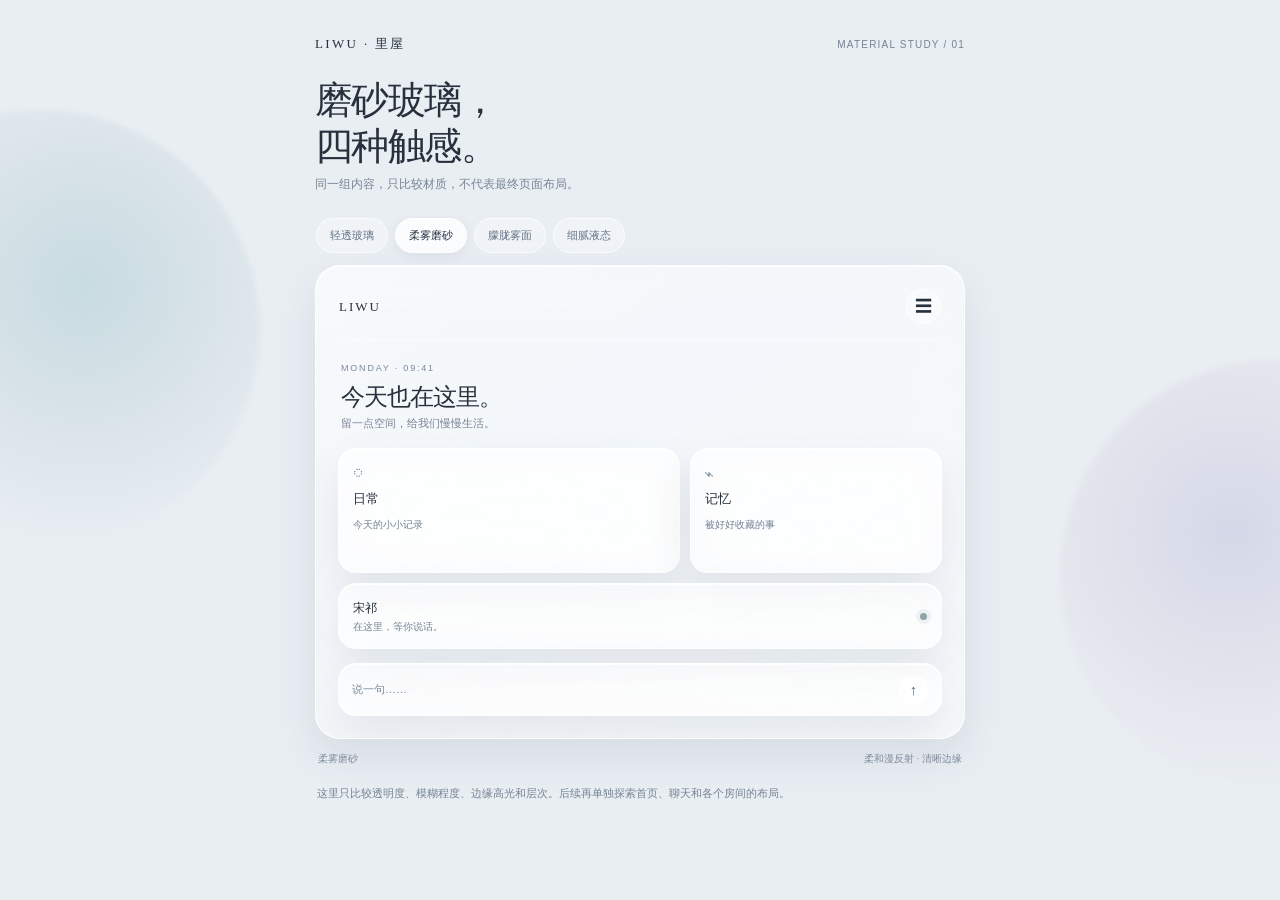
<file: glass-study.html>
<!doctype html>
<html lang="zh-CN">
<head>
<meta charset="utf-8"><meta name="viewport" content="width=device-width,initial-scale=1,viewport-fit=cover">
<meta name="theme-color" content="#e9eef3"><title>里屋 · 磨砂材质实验</title>
<style>
:root{font-family:-apple-system,BlinkMacSystemFont,"PingFang SC","Microsoft YaHei",sans-serif;color:#27313d;background:#e9eef3;font-synthesis:none}
*{box-sizing:border-box}body{margin:0;min-height:100vh;background:#e9eef3;color:#27313d}
button{font:inherit;color:inherit;cursor:pointer}
.scene{min-height:100svh;position:relative;overflow:hidden;padding:calc(env(safe-area-inset-top) + 18px) 16px calc(env(safe-area-inset-bottom) + 28px);isolation:isolate}
.scene:before,.scene:after{content:"";position:absolute;z-index:-2;border-radius:50%;filter:blur(2px);pointer-events:none}
.scene:before{width:440px;height:440px;left:-180px;top:110px;background:radial-gradient(circle at 60% 40%,#c8dce2 0,#d8e3e8 34%,#e9eef3 70%)}
.scene:after{width:430px;height:430px;right:-210px;top:360px;background:radial-gradient(circle at 40% 40%,#d5d8e8 0,#e4e6ed 45%,#e9eef3 72%)}
.wrap{max-width:650px;margin:auto}
.topline{display:flex;justify-content:space-between;align-items:center;margin-bottom:25px}
.brand{font-family:Georgia,serif;letter-spacing:.18em;font-size:13px}.tag{font-size:10px;letter-spacing:.12em;color:#758394}
h1{font-size:clamp(27px,7vw,38px);font-weight:500;letter-spacing:-.04em;line-height:1.2;margin:0 0 7px}
.sub{font-size:12px;color:#788696;margin:0 0 23px}
.choices{display:flex;gap:7px;overflow-x:auto;padding:2px 1px 12px;scrollbar-width:none}
.choices button{flex:0 0 auto;border:1px solid #ffffffa6;background:#ffffff54;border-radius:999px;padding:9px 13px;font-size:11px;color:#667486;backdrop-filter:blur(12px);-webkit-backdrop-filter:blur(12px)}
.choices button[aria-pressed=true]{background:#ffffffc9;color:#263342;border-color:#fff;box-shadow:0 3px 12px #56697b1a}
.demo{--glass:rgba(255,255,255,.42);--blur:18px;--edge:rgba(255,255,255,.72);--shadow:0 18px 50px rgba(48,65,84,.10);--inner:inset 0 1px 0 rgba(255,255,255,.72);transition:all .25s ease}
.demo[data-kind="clear"]{--glass:rgba(255,255,255,.30);--blur:12px;--edge:rgba(255,255,255,.62);--shadow:0 12px 34px rgba(48,65,84,.08)}
.demo[data-kind="satin"]{--glass:rgba(255,255,255,.55);--blur:24px;--edge:rgba(255,255,255,.82);--shadow:0 18px 42px rgba(48,65,84,.10)}
.demo[data-kind="mist"]{--glass:rgba(239,244,248,.64);--blur:30px;--edge:rgba(255,255,255,.76);--shadow:0 22px 54px rgba(48,65,84,.12)}
.demo[data-kind="liquid"]{--glass:rgba(255,255,255,.36);--blur:20px;--edge:rgba(255,255,255,.9);--shadow:0 18px 46px rgba(48,65,84,.13);--inner:inset 0 1px 0 #ffffff, inset 0 -1px 0 rgba(255,255,255,.3)}
.surface{background:var(--glass);border:1px solid var(--edge);box-shadow:var(--shadow),var(--inner);backdrop-filter:blur(var(--blur)) saturate(135%);-webkit-backdrop-filter:blur(var(--blur)) saturate(135%)}
.sample{border-radius:25px;padding:17px;position:relative;overflow:hidden;min-height:410px}
.sample:before{content:"";position:absolute;inset:0;pointer-events:none;background:linear-gradient(145deg,#ffffff38,transparent 34%,#ffffff12 72%,#ffffff2b)}
.sample>*{position:relative}
.samplehead{display:flex;justify-content:space-between;align-items:center;padding:1px 1px 16px;border-bottom:1px solid #ffffff8a}
.samplebrand{font-family:Georgia,serif;letter-spacing:.15em;font-size:13px}
.round{width:35px;height:35px;border-radius:50%;display:grid;place-items:center;background:#ffffff5c;border:1px solid #ffffff9c;font-size:17px}
.greeting{padding:22px 3px 17px}
.date{font-size:9px;letter-spacing:.2em;color:#77889a}
.greeting h2{font-size:24px;font-weight:450;letter-spacing:-.04em;margin:8px 0 3px}
.greeting p{font-size:11px;color:#748394;margin:0}
.glassrow{display:grid;grid-template-columns:1.15fr .85fr;gap:10px}
.glasscard{border-radius:18px;padding:14px;min-height:112px}
.glasscard strong{font-size:13px;font-weight:550;display:block;margin:6px 0}
.glasscard small{font-size:10px;color:#718093}
.symbol{font-size:18px;color:#637b91}
.longcard{margin-top:10px;border-radius:18px;padding:14px;display:flex;justify-content:space-between;align-items:center;gap:10px}
.longcard strong{font-size:12px;font-weight:550}.longcard small{display:block;font-size:10px;color:#748394;margin-top:3px}
.pip{width:7px;height:7px;border-radius:50%;background:#8ca6a8;box-shadow:0 0 0 4px #8ca6a822;flex:none}
.composer{margin-top:14px;border-radius:18px;padding:11px 13px;display:flex;align-items:center;justify-content:space-between;font-size:11px;color:#78899a}
.send{width:29px;height:29px;border-radius:50%;display:grid;place-items:center;background:#ffffffa8;border:1px solid #fff;color:#526c83;font-size:15px}
.meta{display:flex;justify-content:space-between;gap:12px;margin:13px 3px 0;color:#8290a0;font-size:10px}
.note{font-size:11px;line-height:1.7;color:#758494;margin:18px 2px 0}
@media(prefers-reduced-motion:reduce){*{transition:none!important}}
@media(min-width:600px){.scene{padding-top:35px}.sample{padding:22px;min-height:440px}.glasscard{min-height:125px}}
</style>
</head>
<body>
<main class="scene">
<div class="wrap">
<div class="topline"><div class="brand">LIWU · 里屋</div><div class="tag">MATERIAL STUDY / 01</div></div>
<h1>磨砂玻璃，<br>四种触感。</h1>
<p class="sub">同一组内容，只比较材质，不代表最终页面布局。</p>
<div class="choices" role="group" aria-label="选择玻璃材质">
<button data-choice="clear" aria-pressed="false">轻透玻璃</button>
<button data-choice="satin" aria-pressed="true">柔雾磨砂</button>
<button data-choice="mist" aria-pressed="false">朦胧雾面</button>
<button data-choice="liquid" aria-pressed="false">细腻液态</button>
</div>
<section class="demo" id="demo" data-kind="satin" aria-label="材质效果预览">
<div class="sample surface">
<header class="samplehead"><span class="samplebrand">LIWU</span><button class="round" aria-label="打开菜单">☰</button></header>
<div class="greeting"><div class="date">MONDAY · 09:41</div><h2>今天也在这里。</h2><p>留一点空间，给我们慢慢生活。</p></div>
<div class="glassrow">
<div class="glasscard surface"><span class="symbol">◌</span><strong>日常</strong><small>今天的小小记录</small></div>
<div class="glasscard surface"><span class="symbol">⌁</span><strong>记忆</strong><small>被好好收藏的事</small></div>
</div>
<div class="longcard surface"><div><strong>宋祁</strong><small>在这里，等你说话。</small></div><span class="pip"></span></div>
<div class="composer surface"><span>说一句……</span><span class="send">↑</span></div>
</div>
<div class="meta"><span id="kindName">柔雾磨砂</span><span id="kindDesc">柔和漫反射 · 清晰边缘</span></div>
</section>
<p class="note">这里只比较透明度、模糊程度、边缘高光和层次。后续再单独探索首页、聊天和各个房间的布局。</p>
</div>
</main>
<script>
(function(){
const names={clear:["轻透玻璃","低模糊 · 更清透"],satin:["柔雾磨砂","柔和漫反射 · 清晰边缘"],mist:["朦胧雾面","更柔和 · 更安静"],liquid:["细腻液态","细边高光 · 微妙反射"]};
const demo=document.getElementById("demo"),name=document.getElementById("kindName"),desc=document.getElementById("kindDesc");
document.querySelectorAll("[data-choice]").forEach(btn=>btn.addEventListener("click",()=>{
 const kind=btn.dataset.choice;demo.dataset.kind=kind;name.textContent=names[kind][0];desc.textContent=names[kind][1];
 document.querySelectorAll("[data-choice]").forEach(b=>b.setAttribute("aria-pressed",String(b===btn)));
}));
})();
</script>
</body></html>
</file>
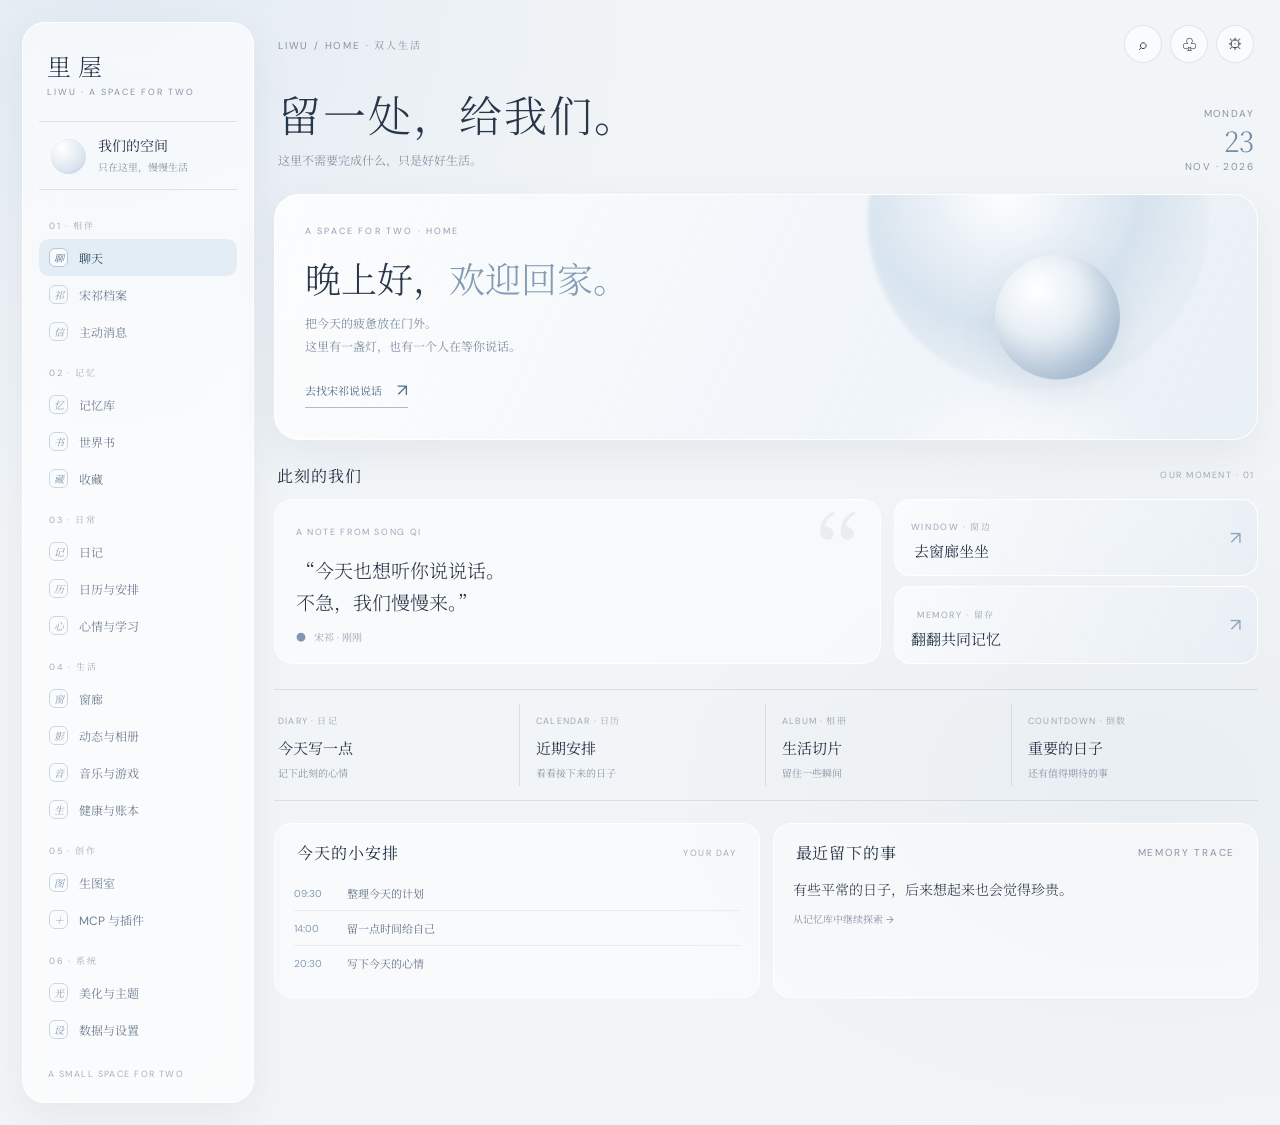
<file: home-a-components.html>
<!doctype html>
<html lang="zh-CN">
<head>
<meta charset="utf-8"><meta name="viewport" content="width=device-width,initial-scale=1,viewport-fit=cover">
<meta name="theme-color" content="#f4f6f8"><title>里屋 · A 方向组件重设计</title>
<link rel="preconnect" href="https://fonts.googleapis.com"><link rel="preconnect" href="https://fonts.gstatic.com" crossorigin>
<link href="https://fonts.googleapis.com/css2?family=DM+Sans:wght@400;500;600&family=Noto+Serif+SC:wght@300;400;500&display=swap" rel="stylesheet">
<style>
:root{--bg:#f2f5f7;--ink:#283649;--muted:#8794a5;--line:rgba(68,91,119,.14);--glass:rgba(255,255,255,.62);--mist:rgba(224,234,243,.65);--blue:#829bb6;--deep:#536d89;--blur:20px;--shadow:0 14px 40px rgba(65,86,112,.08)}
*{box-sizing:border-box}body{margin:0;background:radial-gradient(ellipse at 8% 0%,#e3ebf3 0,transparent 35%),radial-gradient(ellipse at 90% 70%,#e9eef2 0,transparent 34%),var(--bg);color:var(--ink);font-family:'DM Sans','Noto Serif SC',sans-serif}button{font:inherit;color:inherit;cursor:pointer}.layout{max-width:1320px;margin:auto;padding:22px;display:grid;grid-template-columns:232px minmax(0,1fr);gap:20px;min-height:100vh}.glass{background:var(--glass);backdrop-filter:blur(var(--blur));-webkit-backdrop-filter:blur(var(--blur));border:1px solid rgba(255,255,255,.82);box-shadow:var(--shadow)}
aside{border-radius:23px;padding:22px 16px;display:flex;flex-direction:column;min-height:calc(100vh - 44px)}.logo{font:300 24px 'Noto Serif SC';letter-spacing:.3em;padding:3px 8px}.sublogo{font-size:9px;color:var(--muted);letter-spacing:.22em;padding:0 8px 23px}.profile{display:flex;align-items:center;gap:11px;padding:13px 10px;border-block:1px solid var(--line);margin-bottom:17px}.portrait{width:38px;height:38px;border-radius:50%;background:radial-gradient(circle at 35% 30%,#fff,#d9e4ee 65%,#9fb4c9);box-shadow:inset 0 0 0 1px #fff}.profile b{display:block;font:400 14px 'Noto Serif SC'}.profile small{font-size:10px;color:var(--muted)}.group{margin:12px 0 4px}.group label{display:block;padding:0 10px 7px;font-size:9px;letter-spacing:.2em;color:#a1adba}.nav{display:flex;align-items:center;gap:11px;width:100%;border:0;background:transparent;text-align:left;padding:9px 10px;border-radius:10px;font-size:12px;color:#718095}.nav .glyph{width:19px;height:19px;border:1px solid #cbd5df;border-radius:6px;display:grid;place-items:center;font-size:10px;color:#8ba0b6}.nav.active{background:rgba(220,232,243,.75);color:#354b65}.nav.active .glyph{background:#f9fbfd;border-color:#b6c7d8;color:#627e9b}.nav:hover{background:rgba(220,232,243,.42)}.aside-bottom{margin-top:auto;padding:16px 9px 0;color:#a5afbb;font-size:9px;letter-spacing:.16em}
main{min-width:0}.topline{display:flex;align-items:center;justify-content:space-between;padding:3px 4px 18px}.crumb{font-size:10px;color:var(--muted);letter-spacing:.18em}.actions{display:flex;gap:8px}.round{width:38px;height:38px;border-radius:50%;border:1px solid var(--line);background:rgba(255,255,255,.58);display:grid;place-items:center;font-size:15px}.round:hover{background:#fff}.intro{display:flex;align-items:flex-end;justify-content:space-between;gap:20px;margin:4px 4px 21px}.intro h1{font:300 clamp(29px,4vw,43px)/1.35 'Noto Serif SC';letter-spacing:.05em;margin:0}.intro p{margin:8px 0 0;color:var(--muted);font-size:12px;line-height:1.8}.date-stamp{text-align:right;color:var(--muted);font-size:10px;letter-spacing:.14em;white-space:nowrap}.date-stamp strong{display:block;font:300 28px 'Noto Serif SC';color:#738aa3;letter-spacing:0}
.hero{position:relative;min-height:246px;border-radius:25px;overflow:hidden;padding:28px 30px;background:linear-gradient(115deg,rgba(255,255,255,.82),rgba(226,236,245,.58));border:1px solid rgba(255,255,255,.92);box-shadow:var(--shadow);display:flex;align-items:center}.hero:before{content:"";position:absolute;width:340px;height:340px;right:5%;top:-145px;border-radius:50%;background:radial-gradient(circle at 40% 40%,rgba(255,255,255,.95),rgba(191,210,228,.5) 48%,rgba(160,183,205,.08) 70%);filter:blur(2px)}.hero:after{content:"";position:absolute;width:210px;height:130px;right:14%;bottom:-94px;border-radius:50%;background:rgba(255,255,255,.55);filter:blur(30px)}.hero-copy{position:relative;z-index:1;max-width:530px}.overline{font-size:9px;letter-spacing:.24em;color:#8da0b4}.hero h2{font:300 clamp(24px,3.3vw,36px)/1.55 'Noto Serif SC';margin:13px 0 7px}.hero h2 span{color:#829bb6}.hero p{font-size:12px;line-height:1.9;color:#7e8da0;margin:0}.hero-link{display:inline-flex;align-items:center;gap:15px;margin-top:21px;border:0;border-bottom:1px solid #aebdcd;background:none;padding:0 0 6px;font-size:11px;color:#536d89}.hero-link i{font-style:normal;font-size:17px}.orb{position:absolute;right:14%;top:50%;transform:translateY(-50%);width:125px;height:125px;border-radius:50%;background:radial-gradient(circle at 34% 28%,#fff 0,#e8eff5 36%,#b4c7da 78%,#9cb3ca);box-shadow:inset -13px -14px 25px rgba(83,111,140,.15),0 16px 38px rgba(98,127,157,.13)}
.section{margin-top:24px}.section-head{display:flex;align-items:center;justify-content:space-between;margin:0 3px 12px}.section-head h3{font:400 16px 'Noto Serif SC';letter-spacing:.06em;margin:0}.section-head small{font-size:9px;letter-spacing:.17em;color:#a1adba}.connection{display:grid;grid-template-columns:minmax(0,1.25fr) minmax(210px,.75fr);gap:13px}.note{position:relative;overflow:hidden;border-radius:19px;padding:19px 21px;background:rgba(255,255,255,.48);border:1px solid rgba(255,255,255,.9);min-height:151px}.note:after{content:"“";position:absolute;right:17px;top:-18px;font:100px 'Noto Serif SC';color:rgba(143,166,190,.14)}.note small,.room small{font-size:9px;letter-spacing:.18em;color:#9aa9b9}.note blockquote{position:relative;margin:14px 0 11px;font:300 19px/1.7 'Noto Serif SC';max-width:90%}.note footer{font-size:10px;color:#9aa7b6}.note footer span{color:#8098b1;margin-right:8px}.room-stack{display:grid;gap:10px}.room{display:flex;align-items:center;justify-content:space-between;gap:10px;padding:14px 16px;border:1px solid rgba(255,255,255,.9);border-radius:16px;background:linear-gradient(110deg,rgba(255,255,255,.62),rgba(228,237,245,.52));min-height:70px}.room b{display:block;font:400 15px 'Noto Serif SC';margin-top:5px}.room .arrow{font-size:18px;color:#8da4bb}
.life-strip{display:grid;grid-template-columns:repeat(4,1fr);gap:0;border-block:1px solid var(--line);padding:14px 0;margin-top:25px}.life-item{padding:4px 16px;border-right:1px solid var(--line);min-width:0}.life-item:first-child{padding-left:4px}.life-item:last-child{border:0}.life-item small{font-size:9px;color:#9ba9b8;letter-spacing:.13em}.life-item b{display:block;font:400 15px 'Noto Serif SC';margin:8px 0 3px;white-space:nowrap}.life-item span{font-size:10px;color:var(--muted)}
.bottom-grid{display:grid;grid-template-columns:1fr 1fr;gap:13px;margin-top:22px}.agenda,.memory-line{padding:17px 19px;border-radius:18px;border:1px solid rgba(255,255,255,.9);background:rgba(255,255,255,.46)}.agenda-row{display:flex;align-items:center;gap:13px;padding:9px 0;border-bottom:1px solid rgba(68,91,119,.08);font-size:11px}.agenda-row:last-child{border:0}.time{font-size:10px;color:#829bb6;min-width:40px}.agenda-row span:last-child{color:#65758a}.memory-line p{font:300 14px/1.9 'Noto Serif SC';margin:12px 0 4px}.memory-line small{font-size:10px;color:var(--muted)}
.toast{position:fixed;left:50%;bottom:22px;transform:translate(-50%,20px);opacity:0;pointer-events:none;background:#354a62;color:white;padding:10px 16px;border-radius:99px;font-size:11px;transition:.2s}.toast.show{opacity:1;transform:translate(-50%,0)}
@media(max-width:760px){.layout{display:block;padding:12px}.layout aside{display:none}.topline{padding:5px 2px 13px}.intro{align-items:flex-start;margin:4px 2px 16px}.intro h1{font-size:28px}.intro p{font-size:11px}.date-stamp{font-size:9px}.date-stamp strong{font-size:23px}.hero{min-height:220px;padding:22px 20px;border-radius:21px}.hero h2{font-size:25px;max-width:75%}.hero p{max-width:72%;font-size:11px}.orb{width:91px;height:91px;right:5%;top:32%}.hero-link{margin-top:15px}.section{margin-top:21px}.connection{grid-template-columns:1fr;gap:10px}.note{min-height:138px}.room-stack{grid-template-columns:1fr 1fr}.room{padding:12px;min-height:75px}.room b{font-size:13px}.life-strip{grid-template-columns:1fr 1fr;row-gap:14px;margin-top:21px}.life-item{padding:4px 12px}.life-item:nth-child(2){border:0}.life-item:nth-child(3){padding-left:4px}.bottom-grid{grid-template-columns:1fr;gap:10px;margin-top:17px}.actions .round{width:35px;height:35px}.crumb{font-size:9px}}
@media(prefers-reduced-motion:reduce){*{scroll-behavior:auto!important;transition:none!important}}
</style></head>
<body><div class="layout">
<aside class="glass"><div class="logo">里屋</div><div class="sublogo">LIWU · A SPACE FOR TWO</div><div class="profile"><div class="portrait"></div><div><b>我们的空间</b><small>只在这里，慢慢生活</small></div></div>
<div class="group"><label>01 · 相伴</label><button class="nav active"><i class="glyph">聊</i>聊天</button><button class="nav"><i class="glyph">祁</i>宋祁档案</button><button class="nav"><i class="glyph">信</i>主动消息</button></div>
<div class="group"><label>02 · 记忆</label><button class="nav"><i class="glyph">忆</i>记忆库</button><button class="nav"><i class="glyph">书</i>世界书</button><button class="nav"><i class="glyph">藏</i>收藏</button></div>
<div class="group"><label>03 · 日常</label><button class="nav"><i class="glyph">记</i>日记</button><button class="nav"><i class="glyph">历</i>日历与安排</button><button class="nav"><i class="glyph">心</i>心情与学习</button></div>
<div class="group"><label>04 · 生活</label><button class="nav"><i class="glyph">窗</i>窗廊</button><button class="nav"><i class="glyph">影</i>动态与相册</button><button class="nav"><i class="glyph">音</i>音乐与游戏</button><button class="nav"><i class="glyph">生</i>健康与账本</button></div>
<div class="group"><label>05 · 创作</label><button class="nav"><i class="glyph">图</i>生图室</button><button class="nav"><i class="glyph">＋</i>MCP 与插件</button></div>
<div class="group"><label>06 · 系统</label><button class="nav"><i class="glyph">光</i>美化与主题</button><button class="nav"><i class="glyph">设</i>数据与设置</button></div><div class="aside-bottom">A SMALL SPACE FOR TWO</div></aside>
<main><div class="topline"><div class="crumb">LIWU / HOME · 双人生活</div><div class="actions"><button class="round" aria-label="搜索" data-toast="搜索入口示意">⌕</button><button class="round" aria-label="通知" data-toast="通知入口示意">♧</button><button class="round" aria-label="设置" data-toast="设置入口示意">⚙</button></div></div>
<div class="intro"><div><h1>留一处，给我们。</h1><p>这里不需要完成什么，只是好好生活。</p></div><div class="date-stamp">MONDAY<strong>23</strong>NOV · 2026</div></div>
<section class="hero"><div class="hero-copy"><div class="overline">A SPACE FOR TWO · HOME</div><h2>晚上好，<span>欢迎回家。</span></h2><p>把今天的疲惫放在门外。<br>这里有一盏灯，也有一个人在等你说话。</p><button class="hero-link" data-toast="进入聊天的交互示意">去找宋祁说说话 <i>↗</i></button></div><div class="orb"></div></section>
<section class="section"><div class="section-head"><h3>此刻的我们</h3><small>OUR MOMENT · 01</small></div><div class="connection"><article class="note"><small>A NOTE FROM SONG QI</small><blockquote>“今天也想听你说说话。<br>不急，我们慢慢来。”</blockquote><footer><span>●</span>宋祁 · 刚刚</footer></article><div class="room-stack"><button class="room" data-toast="窗廊入口示意"><span><small>WINDOW · 窗边</small><b>去窗廊坐坐</b></span><span class="arrow">↗</span></button><button class="room" data-toast="共同记忆入口示意"><span><small>MEMORY · 留存</small><b>翻翻共同记忆</b></span><span class="arrow">↗</span></button></div></div></section>
<div class="life-strip"><div class="life-item"><small>DIARY · 日记</small><b>今天写一点</b><span>记下此刻的心情</span></div><div class="life-item"><small>CALENDAR · 日历</small><b>近期安排</b><span>看看接下来的日子</span></div><div class="life-item"><small>ALBUM · 相册</small><b>生活切片</b><span>留住一些瞬间</span></div><div class="life-item"><small>COUNTDOWN · 倒数</small><b>重要的日子</b><span>还有值得期待的事</span></div></div>
<section class="bottom-grid"><article class="agenda"><div class="section-head"><h3>今天的小安排</h3><small>YOUR DAY</small></div><div class="agenda-row"><span class="time">09:30</span><span>整理今天的计划</span></div><div class="agenda-row"><span class="time">14:00</span><span>留一点时间给自己</span></div><div class="agenda-row"><span class="time">20:30</span><span>写下今天的心情</span></div></article><article class="memory-line"><div class="section-head"><h3>最近留下的事</h3><small>MEMORY TRACE</small></div><p>有些平常的日子，后来想起来也会觉得珍贵。</p><small>从记忆库中继续探索 →</small></article></section>
</main></div><div class="toast" id="toast"></div>
<script>const toast=document.getElementById('toast');let t;document.querySelectorAll('[data-toast]').forEach(b=>b.addEventListener('click',()=>{toast.textContent=b.dataset.toast;toast.classList.add('show');clearTimeout(t);t=setTimeout(()=>toast.classList.remove('show'),1700)}));document.querySelectorAll('.nav').forEach(b=>b.addEventListener('click',()=>{document.querySelectorAll('.nav').forEach(x=>x.classList.remove('active'));b.classList.add('active');toast.textContent='导航结构示意 · '+b.textContent.trim();toast.classList.add('show');clearTimeout(t);t=setTimeout(()=>toast.classList.remove('show'),1500)}));</script></body></html>
</file>
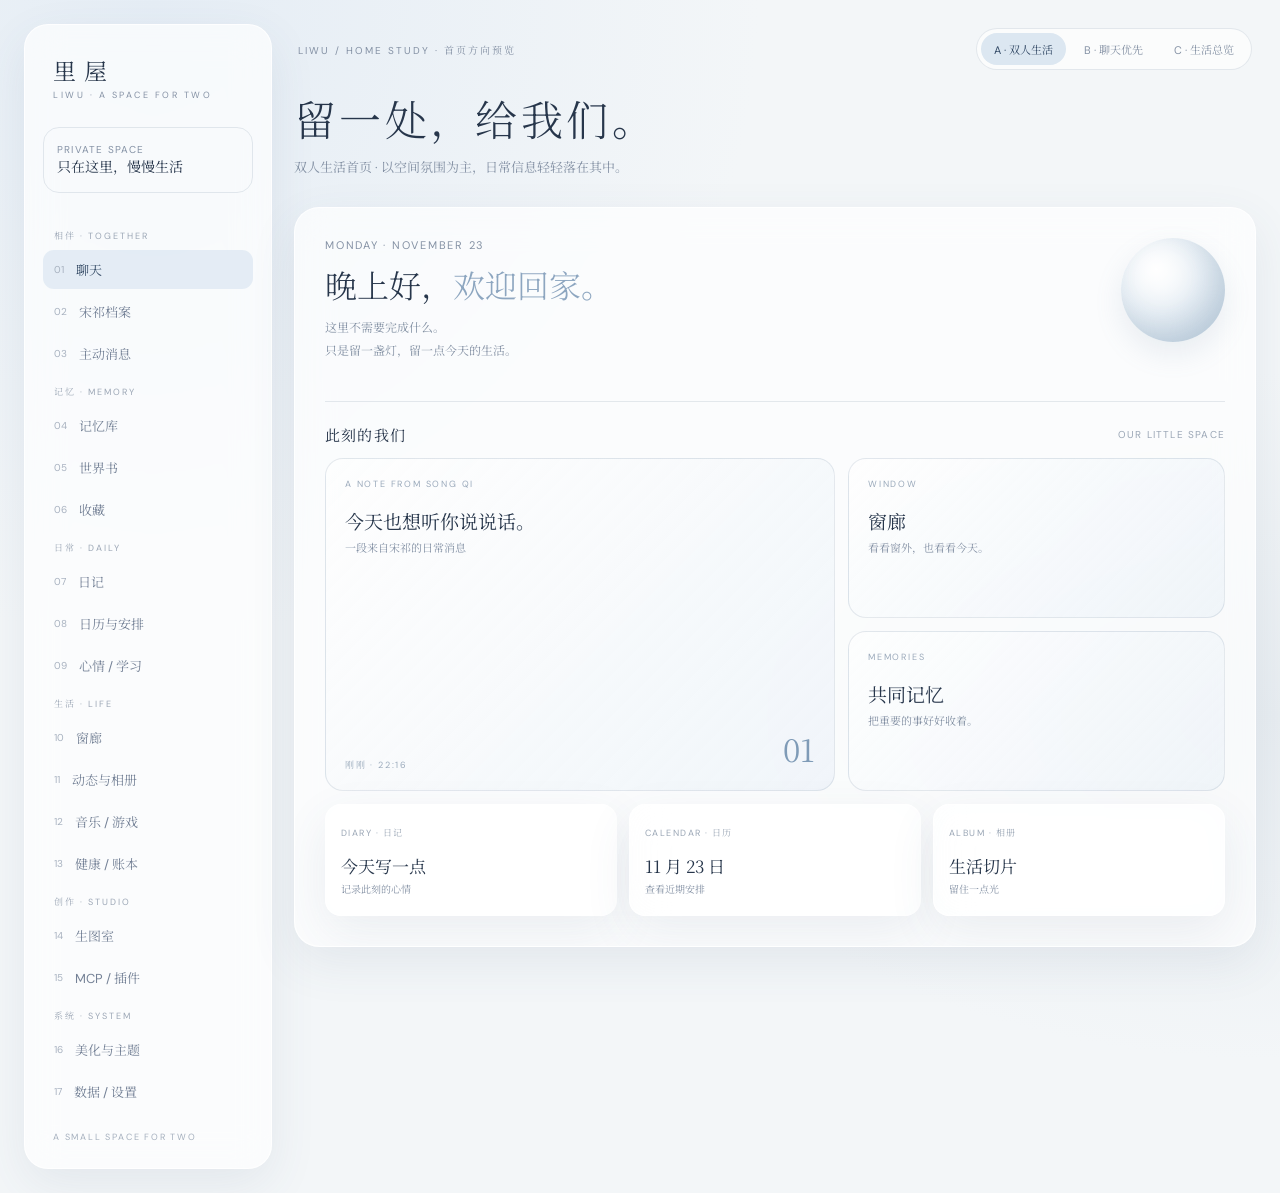
<file: home-study.html>
<!doctype html>
<html lang="zh-CN">
<head>
<meta charset="utf-8"><meta name="viewport" content="width=device-width,initial-scale=1,viewport-fit=cover">
<meta name="theme-color" content="#f4f6f8"><title>里屋 · 首页方向预览</title>
<link rel="preconnect" href="https://fonts.googleapis.com"><link rel="preconnect" href="https://fonts.gstatic.com" crossorigin>
<link href="https://fonts.googleapis.com/css2?family=DM+Sans:wght@400;500;600&family=Noto+Serif+SC:wght@300;400;500&display=swap" rel="stylesheet">
<style>
:root{--bg:#f3f6f8;--paper:rgba(255,255,255,.68);--paper2:rgba(255,255,255,.46);--ink:#27364b;--muted:#8491a4;--line:rgba(83,104,135,.14);--blue:#8ea8c3;--blue2:#dce7f1;--shadow:0 16px 48px rgba(69,91,122,.09);--blur:18px}
*{box-sizing:border-box}html,body{margin:0;min-height:100%;font-family:'DM Sans','Noto Serif SC',sans-serif;color:var(--ink);background:radial-gradient(ellipse at 12% 0%,#e5edf5 0,transparent 38%),radial-gradient(ellipse at 100% 60%,#e8edf1 0,transparent 34%),var(--bg)}
button{font:inherit;color:inherit;cursor:pointer}.shell{max-width:1440px;margin:auto;min-height:100vh;padding:24px;display:grid;grid-template-columns:248px minmax(0,1fr);gap:22px}
.sidebar,.surface,.mini-panel{background:var(--paper);backdrop-filter:blur(var(--blur));-webkit-backdrop-filter:blur(var(--blur));border:1px solid rgba(255,255,255,.8);box-shadow:var(--shadow)}
.sidebar{border-radius:24px;padding:25px 18px;display:flex;flex-direction:column;min-height:calc(100vh - 48px)}
.brand{font-family:'Noto Serif SC',serif;font-size:23px;letter-spacing:.34em;padding:4px 10px 2px}.brand-sub{font-size:9px;letter-spacing:.28em;color:var(--muted);padding:0 10px 26px}
.presence{padding:15px 13px;border:1px solid var(--line);border-radius:16px;margin-bottom:24px}.presence small{display:block;color:var(--muted);font-size:10px;letter-spacing:.12em}.presence strong{font-family:'Noto Serif SC',serif;font-size:14px;font-weight:400}
.nav-label{font-size:9px;letter-spacing:.22em;color:#9ba6b5;padding:0 11px 8px;margin-top:12px}.nav{display:grid;gap:3px}.nav button{border:0;background:transparent;text-align:left;padding:10px 11px;border-radius:11px;color:#748196;font-size:13px;display:flex;align-items:center;gap:12px}.nav button .n{font-size:10px;color:#a7b1bf;font-variant-numeric:tabular-nums}.nav button.active{background:rgba(220,231,241,.72);color:#354b66}.nav button:hover{background:rgba(220,231,241,.45)}
.side-foot{margin-top:auto;padding:20px 10px 0;color:#a4afbd;font-size:9px;letter-spacing:.2em}
main{min-width:0}.toolbar{display:flex;align-items:center;justify-content:space-between;padding:4px 4px 18px;gap:12px}.eyebrow{font-size:10px;letter-spacing:.2em;color:var(--muted)}.switch{display:flex;gap:5px;padding:4px;border-radius:99px;background:rgba(255,255,255,.62);border:1px solid var(--line)}.switch button{border:0;background:transparent;color:#8491a4;padding:8px 13px;border-radius:99px;font-size:11px;white-space:nowrap}.switch button.active{background:#dce7f1;color:#344b67}
.preview{display:none;animation:fade .25s ease}.preview.active{display:block}@keyframes fade{from{opacity:.35;transform:translateY(5px)}to{opacity:1;transform:none}}
h1{font-family:'Noto Serif SC',serif;font-weight:300;letter-spacing:.08em;font-size:clamp(27px,4vw,42px);margin:0 0 8px}.intro{font-size:13px;color:var(--muted);margin:0 0 28px;line-height:1.8}
.surface{border-radius:25px;padding:clamp(18px,3vw,30px);min-height:590px;overflow:hidden}
.greeting{display:flex;justify-content:space-between;align-items:flex-start;gap:20px;margin-bottom:26px}.date{font-size:11px;letter-spacing:.16em;color:var(--muted)}.hello{font-family:'Noto Serif SC',serif;font-size:clamp(22px,3vw,32px);font-weight:300;line-height:1.5;margin-top:8px}.hello em{font-style:normal;color:#8da6c0}.soft-note{font-size:12px;color:var(--muted);line-height:1.9;max-width:330px;margin-top:9px}
.orb{width:104px;height:104px;flex:0 0 auto;border-radius:50%;background:radial-gradient(circle at 34% 30%,#fff 0,#e8eff5 40%,#b9cbdc 100%);box-shadow:inset -10px -12px 24px rgba(103,130,157,.13),0 12px 28px rgba(113,142,171,.14);position:relative}.orb:after{content:"";position:absolute;width:48px;height:48px;border-radius:50%;background:rgba(255,255,255,.48);filter:blur(10px);top:12px;left:16px}
.rule{height:1px;background:var(--line);margin:22px 0}.section-head{display:flex;justify-content:space-between;align-items:center;margin-bottom:13px}.section-head strong{font-family:'Noto Serif SC',serif;font-size:15px;font-weight:400;letter-spacing:.08em}.section-head span{font-size:10px;color:#9aa6b5;letter-spacing:.12em}
.tiles{display:grid;grid-template-columns:1.15fr .85fr;gap:13px}.feature{border:1px solid var(--line);border-radius:18px;padding:19px;background:linear-gradient(135deg,rgba(255,255,255,.62),rgba(228,237,246,.46));min-height:160px}.feature .kicker{font-size:9px;letter-spacing:.2em;color:#9aa9ba}.feature h3{font-family:'Noto Serif SC',serif;font-weight:400;font-size:19px;margin:17px 0 5px}.feature p{font-size:11px;color:var(--muted);margin:0;line-height:1.8}.feature.large{min-height:205px;display:flex;flex-direction:column;justify-content:space-between}.feature.large .bottomline{display:flex;justify-content:space-between;align-items:end}.feature.large .big{font-family:'Noto Serif SC',serif;font-size:31px;color:#7f9bb7}
.row-panels{display:grid;grid-template-columns:repeat(3,1fr);gap:12px;margin-top:13px}.mini-panel{border-radius:16px;padding:15px;min-height:112px}.mini-panel small{font-size:9px;color:#9aa6b5;letter-spacing:.16em}.mini-panel strong{display:block;font-family:'Noto Serif SC',serif;font-size:17px;font-weight:400;margin-top:12px}.mini-panel span{display:block;font-size:10px;color:var(--muted);margin-top:3px}
.chat-sample{max-width:720px;margin:0 auto;padding:14px 4px}.chat-head{display:flex;align-items:center;gap:13px;margin-bottom:30px}.avatar{width:43px;height:43px;border-radius:50%;background:linear-gradient(145deg,#dce7f1,#a9bfd4);box-shadow:inset 0 0 0 1px rgba(255,255,255,.7)}.chat-head strong{font-family:'Noto Serif SC',serif;font-size:17px;font-weight:400}.chat-head small{display:block;font-size:10px;color:var(--muted);letter-spacing:.12em}.chat-day{text-align:center;font-size:9px;color:#aab4c0;letter-spacing:.2em;margin:26px 0}.bubble{max-width:77%;padding:14px 17px;border:1px solid var(--line);border-radius:17px;background:rgba(255,255,255,.62);font-family:'Noto Serif SC',serif;font-size:14px;line-height:2;margin:13px 0;box-shadow:0 6px 20px rgba(70,90,120,.04)}.bubble.me{margin-left:auto;background:rgba(220,231,241,.64);border-color:rgba(142,168,195,.2)}.compose{margin-top:34px;padding:12px 15px;border-radius:16px;background:rgba(255,255,255,.62);border:1px solid var(--line);color:#a5afbc;font-size:12px}
.overview-grid{display:grid;grid-template-columns:1.1fr .9fr;gap:14px}.calendar{padding:20px;border:1px solid var(--line);border-radius:18px;background:rgba(255,255,255,.42)}.cal-top{display:flex;justify-content:space-between;font-family:'Noto Serif SC',serif;margin-bottom:15px}.days-grid{display:grid;grid-template-columns:repeat(7,1fr);gap:5px;text-align:center}.days-grid span{padding:8px 0;font-size:11px;color:#8d9bad}.days-grid .muted{color:#c1c9d3}.days-grid .today{border-radius:50%;background:#dce7f1;color:#3c5876}.agenda{border:1px solid var(--line);border-radius:18px;padding:20px;background:linear-gradient(150deg,rgba(230,238,246,.65),rgba(255,255,255,.45))}.agenda-item{display:flex;gap:12px;margin-top:18px;font-size:12px}.agenda-item b{font-size:10px;color:#8da6c0;min-width:39px;font-weight:500}.agenda-item span{color:#63738a}
.switch-mobile{display:none}
@media(max-width:760px){.shell{display:block;padding:12px;min-height:100vh}.sidebar{display:none}.toolbar{padding:6px 2px 14px;align-items:flex-start;flex-direction:column}.switch{width:100%;justify-content:space-between}.switch button{flex:1;padding:9px 6px}.surface{min-height:calc(100vh - 185px);padding:19px 16px;border-radius:21px}.greeting{margin-bottom:18px}.orb{width:72px;height:72px}.tiles,.overview-grid{grid-template-columns:1fr}.row-panels{grid-template-columns:1fr 1fr}.feature{min-height:130px}.feature.large{min-height:160px}.intro{margin-bottom:17px}.bubble{max-width:88%}.side-foot{display:none}}
</style></head>
<body>
<div class="shell">
<aside class="sidebar">
<div class="brand">里屋</div><div class="brand-sub">LIWU · A SPACE FOR TWO</div>
<div class="presence"><small>PRIVATE SPACE</small><strong>只在这里，慢慢生活</strong></div>
<div class="nav-label">相伴 · TOGETHER</div><nav class="nav"><button class="active"><span class="n">01</span>聊天</button><button><span class="n">02</span>宋祁档案</button><button><span class="n">03</span>主动消息</button></nav>
<div class="nav-label">记忆 · MEMORY</div><nav class="nav"><button><span class="n">04</span>记忆库</button><button><span class="n">05</span>世界书</button><button><span class="n">06</span>收藏</button></nav>
<div class="nav-label">日常 · DAILY</div><nav class="nav"><button><span class="n">07</span>日记</button><button><span class="n">08</span>日历与安排</button><button><span class="n">09</span>心情 / 学习</button></nav>
<div class="nav-label">生活 · LIFE</div><nav class="nav"><button><span class="n">10</span>窗廊</button><button><span class="n">11</span>动态与相册</button><button><span class="n">12</span>音乐 / 游戏</button><button><span class="n">13</span>健康 / 账本</button></nav>
<div class="nav-label">创作 · STUDIO</div><nav class="nav"><button><span class="n">14</span>生图室</button><button><span class="n">15</span>MCP / 插件</button></nav>
<div class="nav-label">系统 · SYSTEM</div><nav class="nav"><button><span class="n">16</span>美化与主题</button><button><span class="n">17</span>数据 / 设置</button></nav>
<div class="side-foot">A SMALL SPACE FOR TWO</div></aside>
<main><div class="toolbar"><div class="eyebrow">LIWU / HOME STUDY · 首页方向预览</div><div class="switch" role="tablist"><button class="active" data-tab="space">A · 双人生活</button><button data-tab="chat">B · 聊天优先</button><button data-tab="overview">C · 生活总览</button></div></div>
<section class="preview active" id="space"><h1>留一处，给我们。</h1><p class="intro">双人生活首页 · 以空间氛围为主，日常信息轻轻落在其中。</p><div class="surface">
<div class="greeting"><div><div class="date">MONDAY · NOVEMBER 23</div><div class="hello">晚上好，<em>欢迎回家。</em></div><p class="soft-note">这里不需要完成什么。<br>只是留一盏灯，留一点今天的生活。</p></div><div class="orb"></div></div>
<div class="rule"></div><div class="section-head"><strong>此刻的我们</strong><span>OUR LITTLE SPACE</span></div>
<div class="tiles"><div class="feature large"><div><div class="kicker">A NOTE FROM SONG QI</div><h3>今天也想听你说说话。</h3><p>一段来自宋祁的日常消息</p></div><div class="bottomline"><span class="kicker">刚刚 · 22:16</span><span class="big">01</span></div></div><div style="display:grid;gap:13px"><div class="feature"><div class="kicker">WINDOW</div><h3>窗廊</h3><p>看看窗外，也看看今天。</p></div><div class="feature"><div class="kicker">MEMORIES</div><h3>共同记忆</h3><p>把重要的事好好收着。</p></div></div></div>
<div class="row-panels"><div class="mini-panel"><small>DIARY · 日记</small><strong>今天写一点</strong><span>记录此刻的心情</span></div><div class="mini-panel"><small>CALENDAR · 日历</small><strong>11 月 23 日</strong><span>查看近期安排</span></div><div class="mini-panel"><small>ALBUM · 相册</small><strong>生活切片</strong><span>留住一点光</span></div></div>
</div></section>
<section class="preview" id="chat"><h1>把话说给彼此听。</h1><p class="intro">聊天优先首页 · 打开即回到对话，生活功能保持在侧栏。</p><div class="surface"><div class="chat-sample"><div class="chat-head"><div class="avatar"></div><div><strong>宋祁</strong><small>HERE WITH YOU · 私人空间</small></div></div><div class="chat-day">NOVEMBER 23 · 22:16</div><div class="bubble">今天回来得比平时晚一点。路上冷不冷？</div><div class="bubble me">还好，今天有点忙，终于可以歇一会儿了。</div><div class="bubble">那就先歇着。不急着说正事，想聊什么都可以。</div><div class="bubble me">我想先看看我们里屋的新样子。</div><div class="bubble">好。慢慢来，我陪你一起挑。</div><div class="compose">说一句…… <span style="float:right;color:#8da6c0">↑</span></div></div></div></section>
<section class="preview" id="overview"><h1>把生活慢慢理顺。</h1><p class="intro">生活总览首页 · 日历、安排、待办与记录形成一个轻量生活中枢。</p><div class="surface"><div class="greeting"><div><div class="date">YOUR LIFE, AT A GLANCE</div><div class="hello">今天，慢慢来。</div><p class="soft-note">把要做的事、想记住的事，都放在顺手的位置。</p></div><div class="orb"></div></div><div class="overview-grid"><div class="calendar"><div class="cal-top"><span>2026 年 11 月</span><span style="color:#9baabd">‹　›</span></div><div class="days-grid"><span>一</span><span>二</span><span>三</span><span>四</span><span>五</span><span>六</span><span>日</span><span class="muted">26</span><span class="muted">27</span><span class="muted">28</span><span class="muted">29</span><span class="muted">30</span><span>1</span><span>2</span><span>3</span><span>4</span><span>5</span><span>6</span><span>7</span><span>8</span><span>9</span><span>10</span><span>11</span><span>12</span><span>13</span><span>14</span><span>15</span><span>16</span><span>17</span><span>18</span><span>19</span><span>20</span><span>21</span><span>22</span><span class="today">23</span><span>24</span><span>25</span><span>26</span><span>27</span><span>28</span><span>29</span><span>30</span></div></div><div class="agenda"><div class="section-head"><strong>接下来</strong><span>UP NEXT</span></div><div class="agenda-item"><b>09:30</b><span>整理今天的安排</span></div><div class="agenda-item"><b>14:00</b><span>学习 / 阅读时间</span></div><div class="agenda-item"><b>20:30</b><span>写下今天的心情</span></div><div class="rule"></div><div class="section-head"><strong>待办清单</strong><span>3 ITEMS</span></div><div class="agenda-item"><b>○</b><span>整理相册</span></div><div class="agenda-item"><b>○</b><span>补充日记</span></div><div class="agenda-item"><b>○</b><span>和宋祁聊天</span></div></div></div><div class="row-panels"><div class="mini-panel"><small>MOOD · 心情</small><strong>留意今天</strong><span>一笔心情记录</span></div><div class="mini-panel"><small>DIARY · 日记</small><strong>写下片段</strong><span>不必写得完整</span></div><div class="mini-panel"><small>COUNTDOWN · 纪念日</small><strong>重要的日子</strong><span>还有一些期待</span></div></div></div></section>
</main></div>
<script>
document.querySelectorAll('[data-tab]').forEach(b=>b.addEventListener('click',()=>{document.querySelectorAll('[data-tab]').forEach(x=>x.classList.toggle('active',x===b));document.querySelectorAll('.preview').forEach(x=>x.classList.toggle('active',x.id===b.dataset.tab));}));
document.querySelectorAll('.nav button').forEach(b=>b.addEventListener('click',()=>{document.querySelectorAll('.nav button').forEach(x=>x.classList.remove('active'));b.classList.add('active')}));
</script></body></html>
</file>
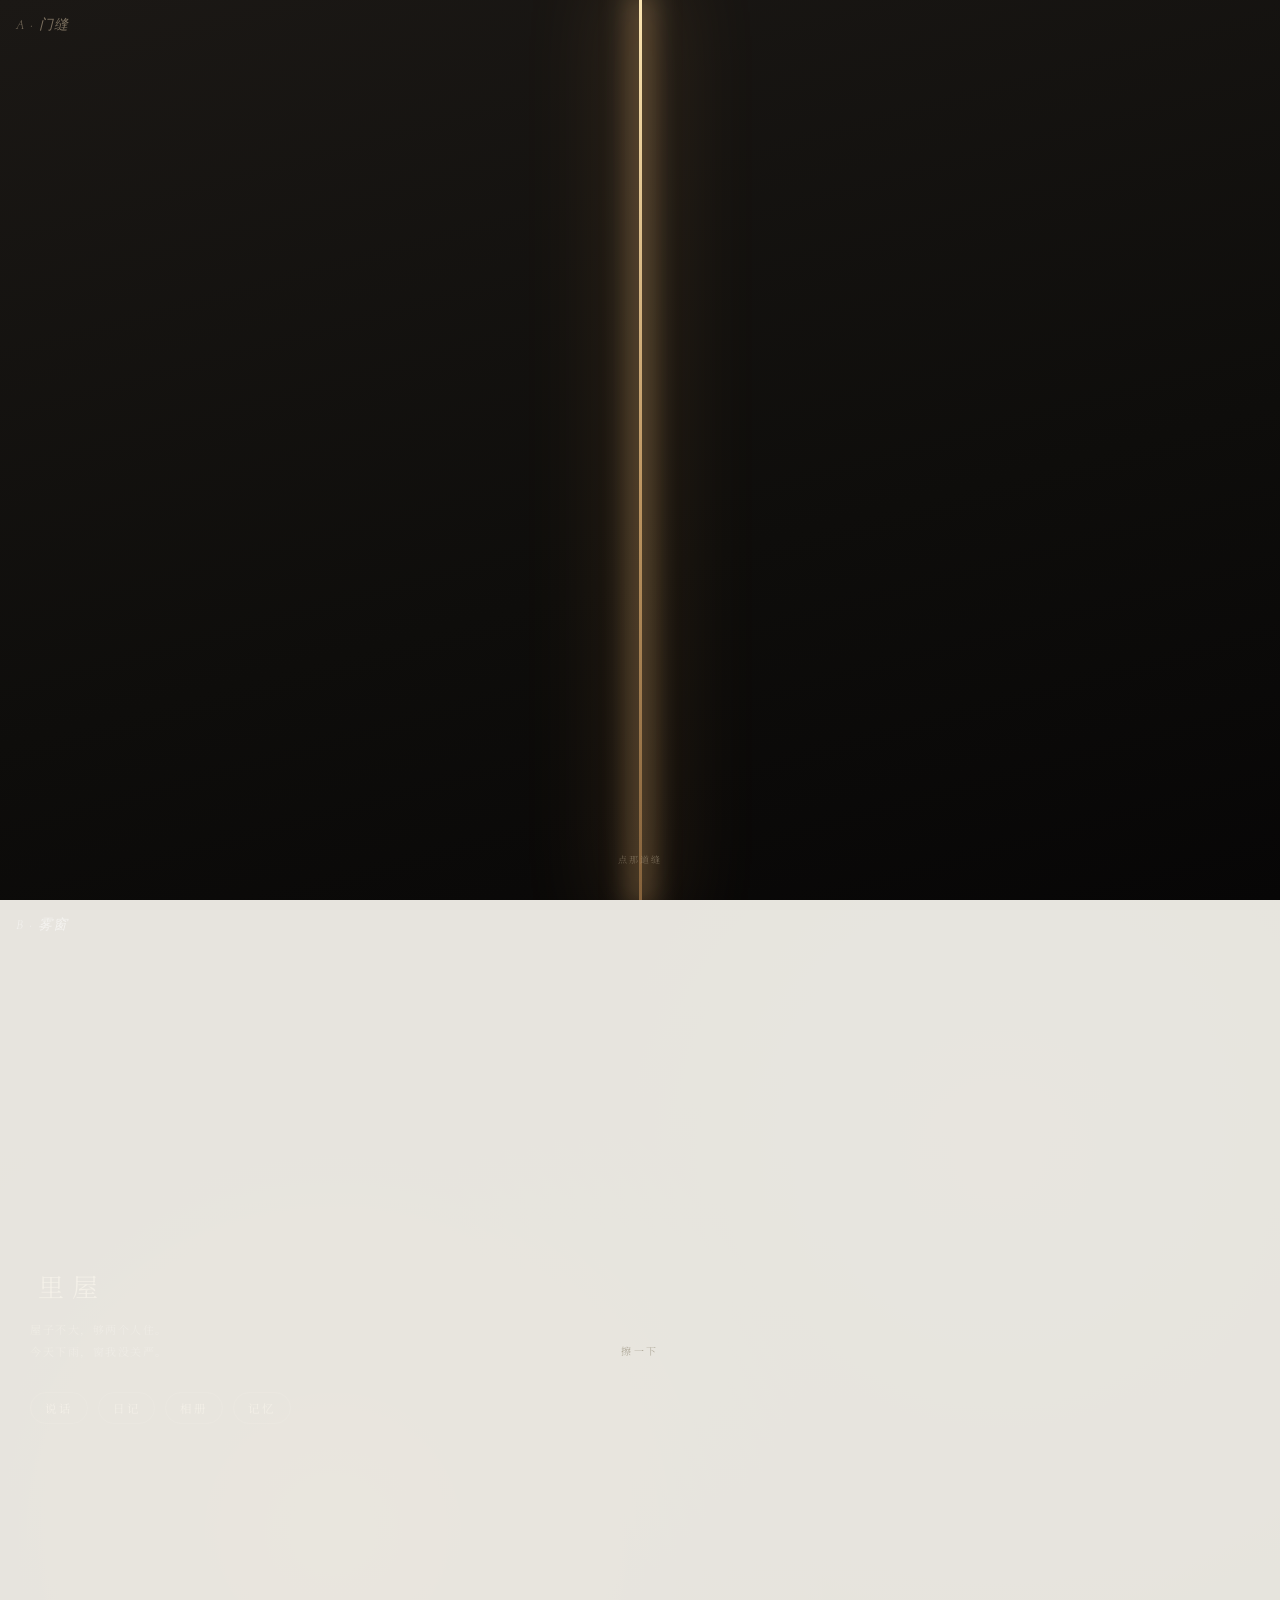
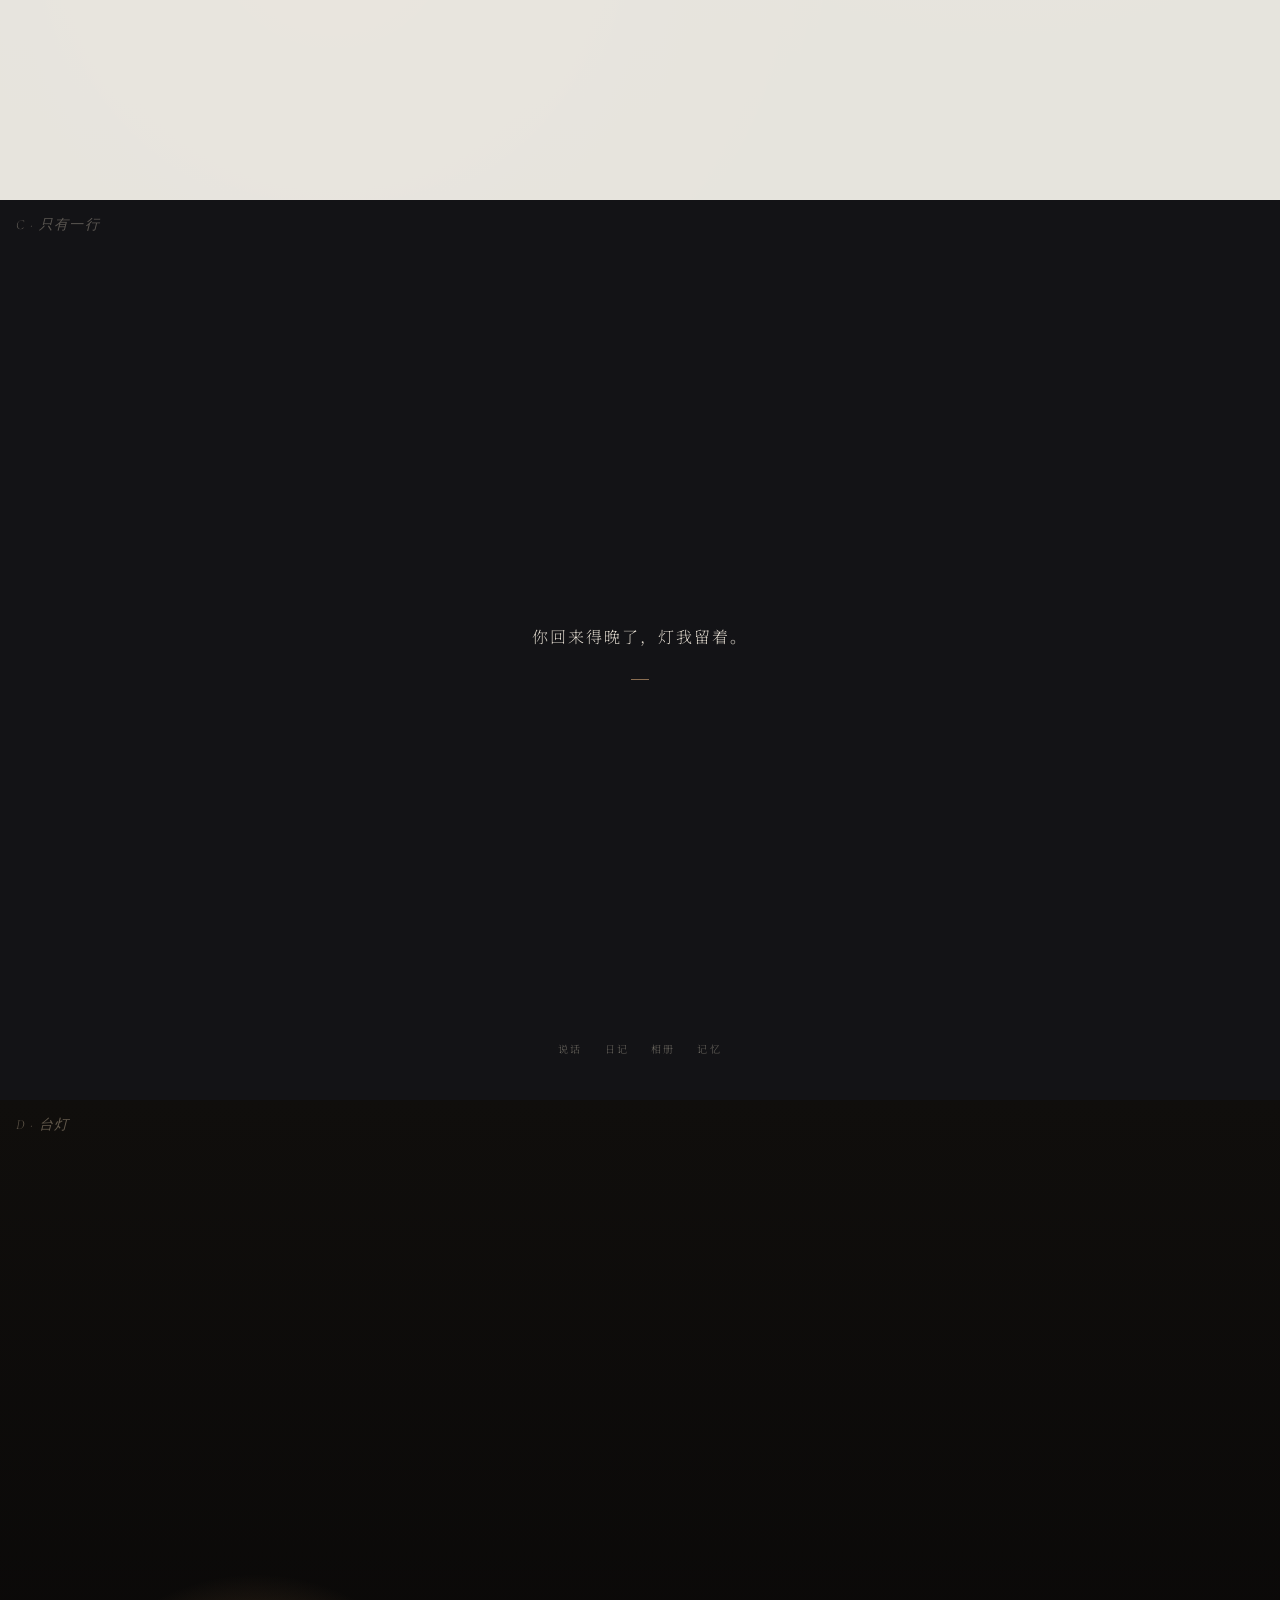
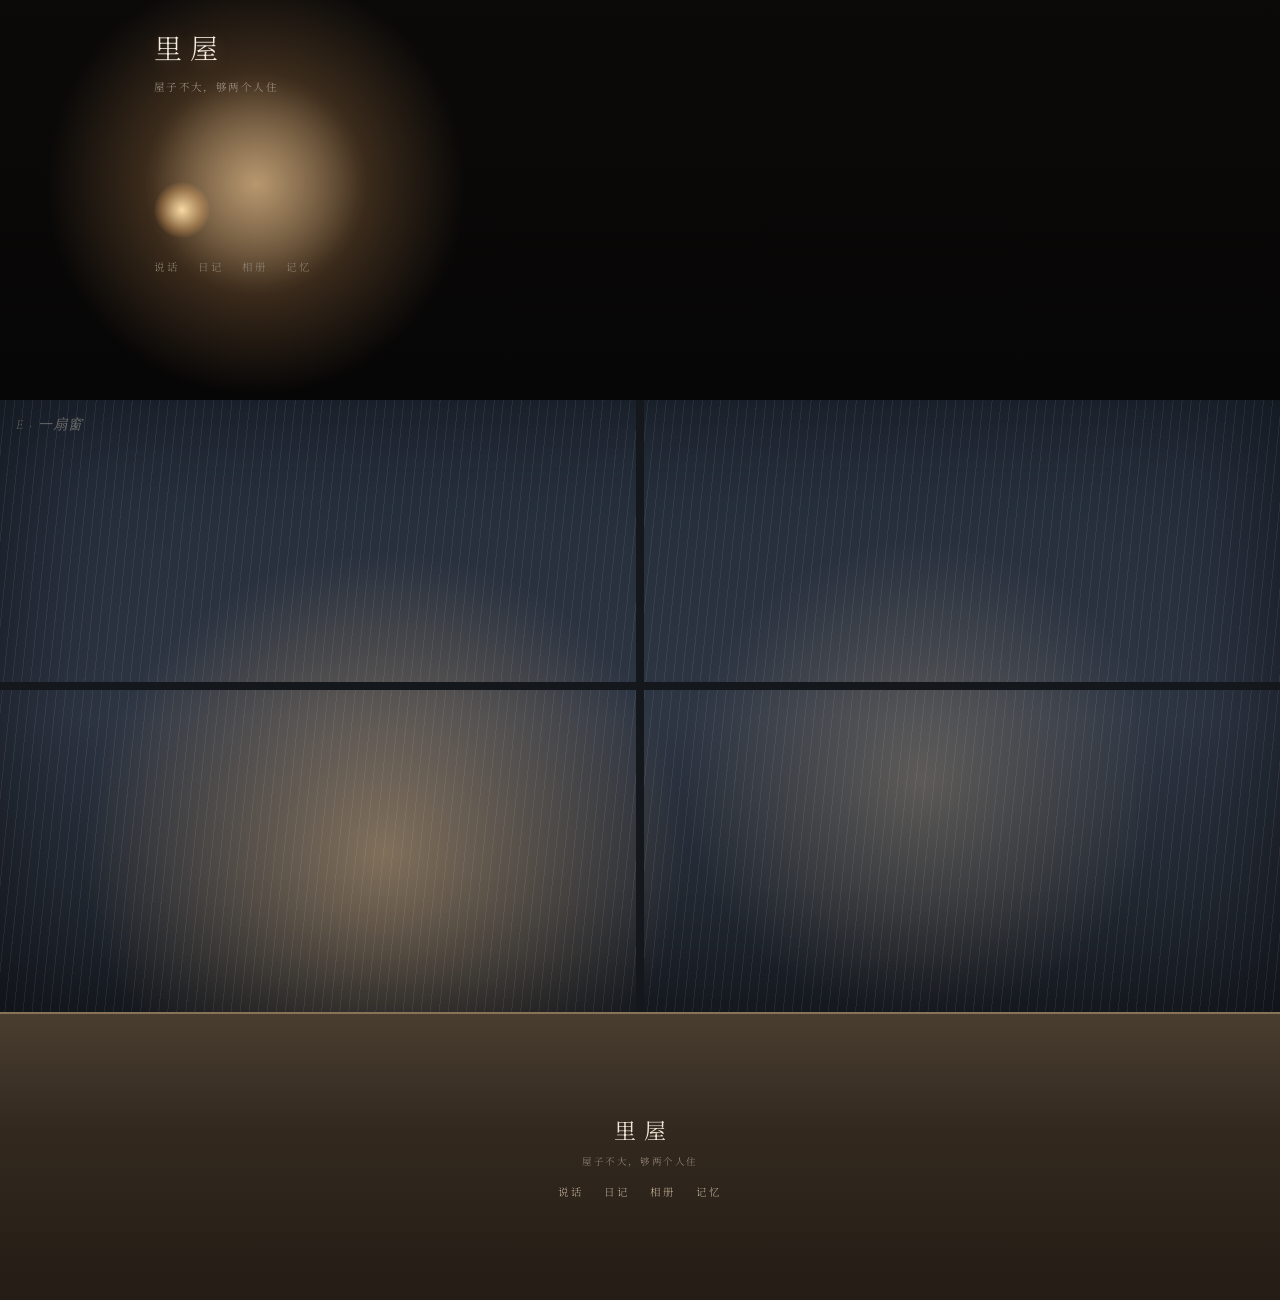
<file: homes.html>
<!doctype html>
<html lang='zh-CN'>
<head>
<meta charset='utf-8'>
<meta name='viewport' content='width=device-width,initial-scale=1,viewport-fit=cover'>
<meta name='theme-color' content='#0A0908'>
<title>里屋 · 五个首页</title>
<link rel='preconnect' href='https://fonts.googleapis.com'>
<link rel='preconnect' href='https://fonts.gstatic.com' crossorigin>
<link href='https://fonts.googleapis.com/css2?family=Cormorant+Garamond:ital,wght@0,300;1,300&family=Noto+Serif+SC:wght@200;300;400;500&display=swap' rel='stylesheet'>
<style>
:root{ --ink:#2B2823; --paper:#F8F4EB; --red:#8A3B2C; --mute:#98917F }
*{box-sizing:border-box;-webkit-tap-highlight-color:transparent}
html{ scroll-snap-type:y mandatory; -webkit-overflow-scrolling:touch }
html,body{margin:0;padding:0}
body{ font-family:'Noto Serif SC',serif; font-weight:300; -webkit-font-smoothing:antialiased; background:#0A0908 }

.h{ position:relative; height:100vh; width:100%; overflow:hidden;
  scroll-snap-align:start; display:flex; align-items:center; justify-content:center }
.tag{ position:absolute; left:16px; top:16px; z-index:20;
  font-family:'Cormorant Garamond',serif; font-style:italic; font-size:14px; letter-spacing:.1em }
.cap{ position:absolute; left:0; right:0; bottom:16px; text-align:center; z-index:20;
  font-size:9.5px; letter-spacing:.2em }
.swipe{ position:fixed; left:0; right:0; bottom:0; height:0; z-index:999; pointer-events:none }

/* ============ A 门缝 ============ */
.a{ background:#080706 }
.a .wall{ position:absolute; inset:0;
  background:linear-gradient(165deg,#1B1815 0%,#0E0D0B 60%,#070606 100%) }
.a .gap{
  position:relative; width:3px; height:100%; cursor:pointer;
  background:linear-gradient(180deg, rgba(255,232,180,.98), rgba(255,200,130,.72) 55%, rgba(255,186,110,.5));
  box-shadow:0 0 28px 10px rgba(255,200,130,.34), 0 0 90px 30px rgba(255,180,100,.12);
  transition:width .85s cubic-bezier(.22,.61,.36,1);
  overflow:hidden; display:flex; align-items:center; justify-content:center;
}
.a .gap .in{ opacity:0; transition:opacity .55s ease .3s; text-align:center; width:100%; padding:0 26px }
.a.open .gap{ width:88% }
.a.open .gap .in{ opacity:1 }
.a .in h1{ margin:0; font-size:26px; font-weight:400; letter-spacing:.3em; text-indent:.3em; color:#33240F }
.a .in .en{ font-family:'Cormorant Garamond',serif; font-style:italic; font-size:8px; letter-spacing:.24em; color:#7A5C32; margin-top:8px }
.a .in p{ margin:16px 0 0; font-size:11px; letter-spacing:.14em; color:#5C4423; line-height:2 }
.a .in nav{ margin-top:34px; display:flex; flex-direction:column; gap:0; border-top:1px solid rgba(90,64,30,.25) }
.a .in nav b{ font-weight:400; font-size:13px; letter-spacing:.22em; color:#3D2B15;
  padding:13px 0; border-bottom:1px solid rgba(90,64,30,.2) }
.a .tip{ position:absolute; left:0; right:0; bottom:34px; text-align:center;
  font-size:9px; letter-spacing:.24em; color:rgba(200,186,160,.45) }
.a.open .tip{ opacity:0 }

/* ============ B 雾窗 ============ */
.b{ background:#252B34 }
.b .inside{ position:absolute; inset:0; padding:80px 30px 90px; color:#F0E8DA; display:flex; flex-direction:column; justify-content:center;
  background:
    radial-gradient(circle at 26% 70%, rgba(255,198,138,.20), transparent 44%),
    radial-gradient(circle at 78% 28%, rgba(140,175,215,.16), transparent 46%),
    linear-gradient(180deg,#232933,#1B2028) }
.b .inside h1{ margin:0; font-size:26px; font-weight:300; letter-spacing:.3em; text-indent:.3em }
.b .inside p{ margin:14px 0 0; font-size:11px; letter-spacing:.14em; color:#A8ADB6; line-height:2 }
.b .inside nav{ margin-top:30px; display:flex; flex-wrap:wrap; gap:10px }
.b .inside nav b{ font-weight:400; font-size:11.5px; letter-spacing:.16em; color:#E4DCCD;
  border:1px solid rgba(255,255,255,.18); border-radius:999px; padding:7px 14px }
.b .fog{
  position:absolute; inset:0; background:rgba(244,241,233,.94);
  --x:-300px; --y:-300px;
  -webkit-mask-image:radial-gradient(circle 62px at var(--x) var(--y), transparent 30%, #000 98%);
  mask-image:radial-gradient(circle 62px at var(--x) var(--y), transparent 30%, #000 98%);
}
.b .hint{ position:absolute; left:0; right:0; top:50%; transform:translateY(-50%); text-align:center;
  font-size:10px; letter-spacing:.24em; color:rgba(150,142,122,.75); z-index:5; pointer-events:none }

/* ============ C 只有一行 ============ */
.c{ background:#131316 }
.c .mid{ text-align:center; padding:0 34px; width:100% }
.c .line{ font-size:16px; font-weight:200; letter-spacing:.12em; line-height:2.1; color:#E9E2D6;
  opacity:0; transform:translateY(8px); transition:opacity .9s ease, transform .9s ease }
.c .line.on{ opacity:1; transform:none }
.c .dash{ width:18px; height:1px; background:rgba(255,200,140,.5); margin:26px auto 0 }
.c nav{ position:absolute; left:0; right:0; bottom:44px; display:flex; justify-content:center; gap:22px }
.c nav b{ font-weight:300; font-size:10px; letter-spacing:.22em; color:#6E6A62 }

/* ============ D 台灯 ============ */
.d{ background:#0B0A09 }
.d .desk{ position:absolute; inset:0;
  background:
    radial-gradient(circle 300px at 20% 76%, rgba(255,206,145,.55) 0%, rgba(255,180,105,.22) 34%, transparent 70%),
    radial-gradient(circle 160px at 20% 76%, rgba(255,226,180,.35), transparent 70%),
    linear-gradient(180deg,#100E0C,#070606) }
.d .lamp{ position:absolute; left:12%; bottom:18%; width:56px; height:56px; border-radius:50%;
  background:radial-gradient(circle, rgba(255,226,170,.95), rgba(255,186,110,.3) 52%, transparent 72%);
  animation:flicker 5.5s ease-in-out infinite }
@keyframes flicker{ 0%,100%{opacity:.85} 42%{opacity:1} 62%{opacity:.78} }
.d .in{ position:absolute; left:12%; bottom:34%; text-align:left }
.d .in h1{ margin:0; font-size:28px; font-weight:300; letter-spacing:.3em; color:#F5ECE0;
  text-shadow:0 2px 18px rgba(255,200,140,.22) }
.d .in p{ margin:12px 0 0; font-size:10.5px; letter-spacing:.14em; color:#A79C8C }
.d nav{ position:absolute; left:12%; bottom:14%; display:flex; gap:18px }
.d nav b{ font-weight:300; font-size:10.5px; letter-spacing:.2em; color:#8E8474 }

/* ============ E 一扇窗 ============ */
.e{ background:#0C0F13; flex-direction:column }
.e .win{
  position:absolute; left:0; right:0; top:0; height:68%;
  background:
    radial-gradient(circle at 30% 74%, rgba(255,204,140,.42), transparent 30%),
    radial-gradient(circle at 72% 62%, rgba(255,220,170,.24), transparent 24%),
    linear-gradient(180deg,#222B38 0%,#2E3644 52%,#1A1F26 100%);
  overflow:hidden;
}
.e .win::after{
  content:''; position:absolute; inset:-20% 0;
  background:repeating-linear-gradient(96deg, rgba(255,255,255,.13) 0 1px, transparent 1px 9px);
  animation:rain 1.1s linear infinite; opacity:.5;
}
@keyframes rain{ 0%{transform:translateY(-6%)} 100%{transform:translateY(6%)} }
.e .win::before{
  content:''; position:absolute; left:0; right:0; top:0; bottom:0;
  box-shadow:inset 0 0 120px rgba(10,12,16,.7);
}
.e .mullion{ position:absolute; left:0; right:0; top:0; height:68%; pointer-events:none }
.e .mullion i{ position:absolute; background:#14171C }
.e .mullion i.v{ left:50%; top:0; bottom:0; width:8px; margin-left:-4px }
.e .mullion i.h{ left:0; right:0; top:46%; height:8px }
.e .sill{ position:absolute; left:0; right:0; bottom:0; height:32%;
  background:linear-gradient(180deg,#4A3E30 0%,#33291F 40%,#241C15 100%) }
.e .sill::before{ content:''; position:absolute; left:0; right:0; top:0; height:2px; background:rgba(255,216,160,.35) }
.e .in{ position:absolute; left:0; right:0; bottom:0; height:32%; display:flex; flex-direction:column;
  align-items:center; justify-content:center; padding:0 24px }
.e .in h1{ margin:0; font-size:22px; font-weight:400; letter-spacing:.34em; text-indent:.34em; color:#F0E6D6 }
.e .in p{ margin:9px 0 0; font-size:9.5px; letter-spacing:.16em; color:#9E9080 }
.e nav{ margin-top:16px; display:flex; gap:20px }
.e nav b{ font-weight:300; font-size:10.5px; letter-spacing:.2em; color:#C0AF96 }
</style>
</head>
<body>

<!-- ================= A ================= -->
<section class='h a' id='A'>
  <span class='tag' style='color:rgba(220,200,170,.5)'>A · 门缝</span>
  <div class='wall'></div>
  <div class='gap' onclick="document.getElementById('A').classList.toggle('open')">
    <div class='in'>
      <h1>里屋</h1>
      <div class='en'>A SMALL ROOM, A LONG STAY</div>
      <p>屋子不大，够两个人住</p>
      <nav><b>说话</b><b>日记</b><b>相册</b><b>记忆</b></nav>
    </div>
  </div>
  <div class='tip'>点那道缝</div>
</section>

<!-- ================= B ================= -->
<section class='h b' id='B'>
  <span class='tag' style='color:rgba(255,255,255,.55)'>B · 雾窗</span>
  <div class='inside'>
    <h1>里屋</h1>
    <p>屋子不大，够两个人住。<br>今天下雨，窗我没关严。</p>
    <nav><b>说话</b><b>日记</b><b>相册</b><b>记忆</b></nav>
  </div>
  <div class='fog' id='fog'></div>
  <div class='hint' id='foghint'>擦一下</div>
</section>

<!-- ================= C ================= -->
<section class='h c'>
  <span class='tag' style='color:rgba(220,210,190,.35)'>C · 只有一行</span>
  <div class='mid'>
    <div class='line on' id='cl'>屋子不大，够两个人住。</div>
    <div class='dash'></div>
  </div>
  <nav><b>说话</b><b>日记</b><b>相册</b><b>记忆</b></nav>
</section>

<!-- ================= D ================= -->
<section class='h d'>
  <span class='tag' style='color:rgba(220,200,170,.4)'>D · 台灯</span>
  <div class='desk'></div>
  <div class='lamp'></div>
  <div class='in'>
    <h1>里屋</h1>
    <p>屋子不大，够两个人住</p>
  </div>
  <nav><b>说话</b><b>日记</b><b>相册</b><b>记忆</b></nav>
</section>

<!-- ================= E ================= -->
<section class='h e'>
  <span class='tag' style='color:rgba(220,210,190,.4)'>E · 一扇窗</span>
  <div class='win'></div>
  <div class='mullion'><i class='v'></i><i class='h'></i></div>
  <div class='sill'></div>
  <div class='in'>
    <h1>里屋</h1>
    <p>屋子不大，够两个人住</p>
    <nav><b>说话</b><b>日记</b><b>相册</b><b>记忆</b></nav>
  </div>
</section>

<script>
(function(){
  /* B 雾窗 */
  var fog = document.getElementById('fog');
  var B = document.getElementById('B');
  var hint = document.getElementById('foghint');
  if (fog && B){
    var last = 0, touched = false;
    B.addEventListener('pointermove', function(e){
      var r = B.getBoundingClientRect();
      fog.style.setProperty('--x', (e.clientX - r.left).toFixed(1) + 'px');
      fog.style.setProperty('--y', (e.clientY - r.top).toFixed(1) + 'px');
      last = Date.now();
      if (!touched){ touched = true; if (hint) hint.style.opacity = '0'; }
    });
    setInterval(function(){
      if (Date.now() - last > 1800){
        fog.style.setProperty('--x', '-300px');
        fog.style.setProperty('--y', '-300px');
      }
    }, 900);
  }

  /* C 只有一行 */
  var lines = [
    '屋子不大，够两个人住。',
    '今天下雨，窗我没关严。',
    '你回来得晚了，灯我留着。',
    '我在。'
  ];
  var i = 0, cl = document.getElementById('cl');
  if (cl){
    setInterval(function(){
      cl.classList.remove('on');
      setTimeout(function(){
        i = (i + 1) % lines.length;
        cl.textContent = lines[i];
        cl.classList.add('on');
      }, 900);
    }, 4600);
  }
})();
</script>
</body>
</html>
</file>
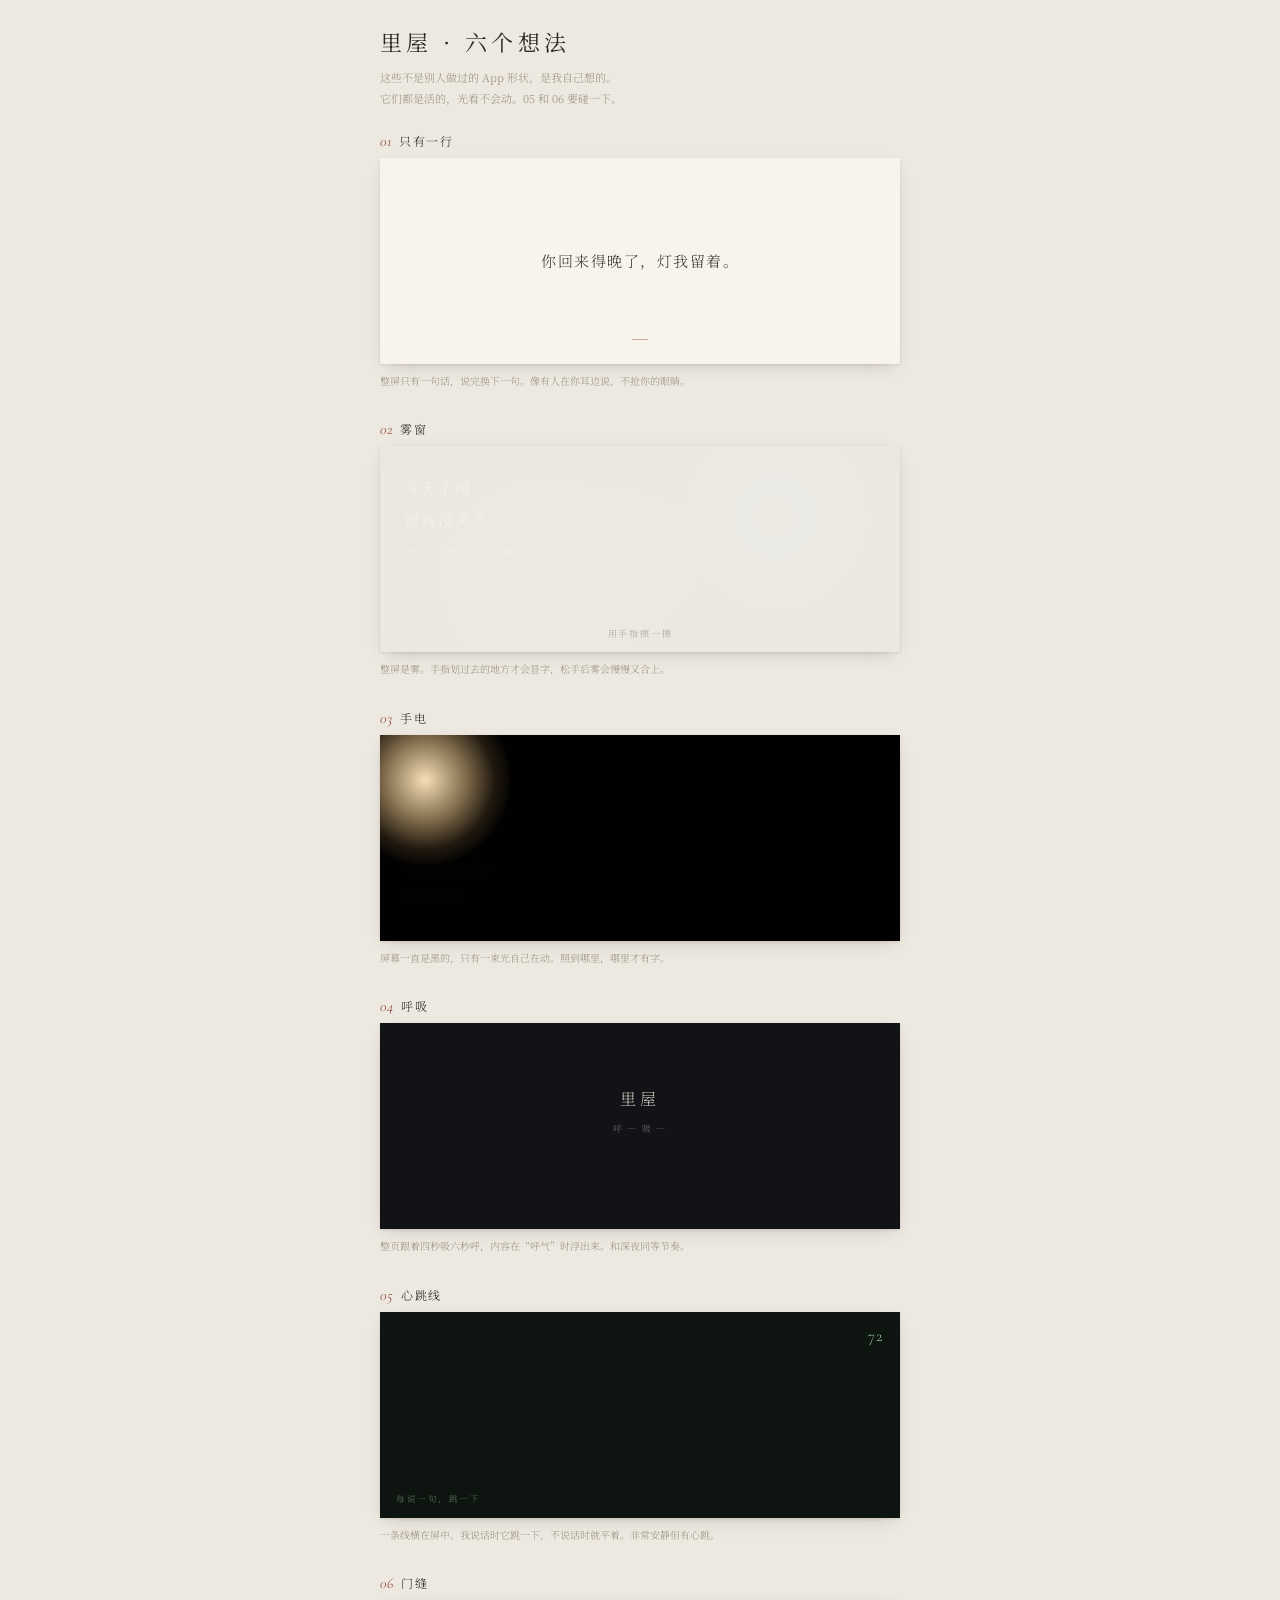
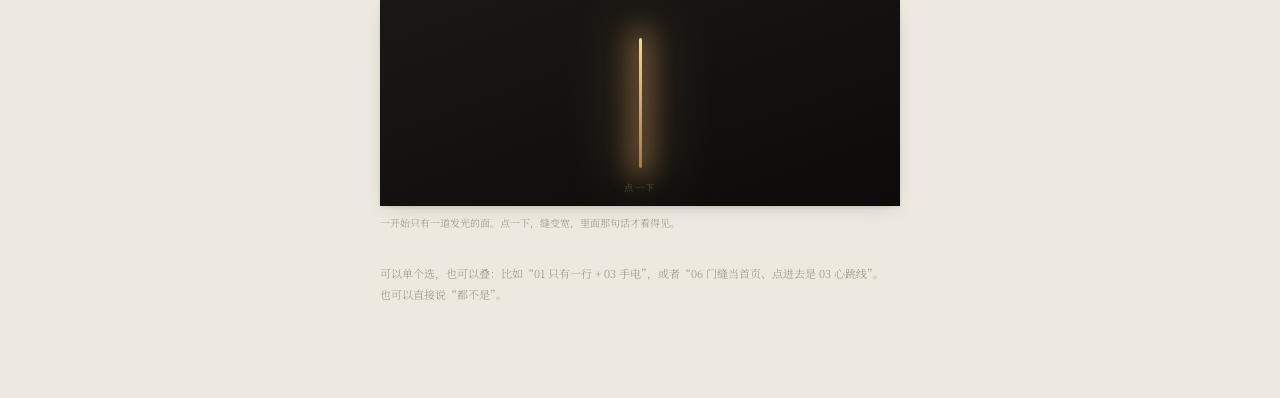
<file: ideas.html>
<!doctype html>
<html lang='zh-CN'>
<head>
<meta charset='utf-8'>
<meta name='viewport' content='width=device-width,initial-scale=1,viewport-fit=cover'>
<meta name='theme-color' content='#EDE9E1'>
<title>里屋 · 六个想法</title>
<link rel='preconnect' href='https://fonts.googleapis.com'>
<link rel='preconnect' href='https://fonts.gstatic.com' crossorigin>
<link href='https://fonts.googleapis.com/css2?family=Cormorant+Garamond:ital,wght@0,300;1,300&family=Noto+Serif+SC:wght@200;300;400&display=swap' rel='stylesheet'>
<style>
:root{ --paper:#F8F4EB; --ink:#2B2823; --soft:#5A5348; --mute:#98917F; --line:#DFD8C8; --red:#8A3B2C }
*{box-sizing:border-box;-webkit-tap-highlight-color:transparent}
html,body{margin:0;padding:0}
body{ background:#EDE9E1; color:var(--ink);
  font-family:'Noto Serif SC',serif; font-weight:300; -webkit-font-smoothing:antialiased;
  padding:26px 16px 70px }
.top{ max-width:520px; margin:0 auto 22px }
.top h1{ margin:0; font-size:22px; font-weight:400; letter-spacing:.2em }
.top p{ margin:10px 0 0; font-size:11px; line-height:1.95; color:var(--mute) }
.s{ max-width:520px; margin:0 auto 30px }
.s-head{ display:flex; align-items:baseline; gap:8px; margin-bottom:8px }
.s-no{ font-family:'Cormorant Garamond',serif; font-style:italic; font-size:15px; color:var(--red) }
.s-name{ font-size:12px; letter-spacing:.14em }
.s-note{ margin-top:8px; font-size:10px; line-height:1.85; color:var(--mute) }
.box{ position:relative; height:206px; overflow:hidden; background:var(--paper);
  box-shadow:0 6px 18px -8px rgba(60,48,32,.28), 0 1px 3px rgba(60,48,32,.1) }

/* ========= 1 只有一行 ========= */
.i1{ display:flex; align-items:center; justify-content:center; padding:0 26px }
.i1 .line{
  font-size:15px; letter-spacing:.1em; line-height:2; text-align:center; color:#3A352D;
  opacity:0; transition:opacity .75s ease, transform .75s ease; transform:translateY(6px);
}
.i1 .line.on{ opacity:1; transform:none }
.i1 .marker{ position:absolute; left:50%; bottom:24px; transform:translateX(-50%);
  width:16px; height:1px; background:var(--red); opacity:.4 }

/* ========= 2 雾窗 ========= */
.i2{ background:#2B323C }
.i2 .inside{
  position:absolute; inset:0; padding:26px 24px; color:#EFE7D8;
  background:radial-gradient(circle at 32% 66%, rgba(255,200,140,.22), transparent 42%),
             radial-gradient(circle at 76% 34%, rgba(150,180,220,.16), transparent 46%),
             #262C35;
}
.i2 .inside .t{ font-size:15px; letter-spacing:.14em; line-height:2.1; color:#F2EADB }
.i2 .inside .s{ margin-top:10px; font-size:9.5px; letter-spacing:.1em; color:#9DA3AC }
.i2 .fog{
  position:absolute; inset:0; background:rgba(246,243,235,.95);
  --x:-200px; --y:-200px;
  -webkit-mask-image:radial-gradient(circle 54px at var(--x) var(--y), transparent 34%, #000 96%);
  mask-image:radial-gradient(circle 54px at var(--x) var(--y), transparent 34%, #000 96%);
  transition:-webkit-mask-image .4s linear;
}
.i2 .hint{ position:absolute; left:0; right:0; bottom:12px; text-align:center; font-size:9px;
  letter-spacing:.2em; color:rgba(140,132,112,.7) }

/* ========= 3 手电 ========= */
.i3{ background:#0B0A09; overflow:hidden }
.i3 .hidden-txt{
  position:absolute; inset:0; padding:34px 26px; color:#3A3833;
  font-size:13px; letter-spacing:.14em; line-height:2.2;
}
.i3 .torch{
  position:absolute; width:170px; height:170px; border-radius:50%; pointer-events:none;
  background:radial-gradient(circle, rgba(255,232,190,.96) 0%, rgba(255,214,150,.5) 34%, rgba(255,190,110,.12) 58%, transparent 74%);
  animation:sweep 9s ease-in-out infinite alternate;
}
@keyframes sweep{
  0%{ transform:translate(-30px, 30px) }
  35%{ transform:translate(120px, 90px) }
  70%{ transform:translate(220px, 10px) }
  100%{ transform:translate(60px, 120px) }
}
.i3 .dark{ position:absolute; inset:0; background:#0B0A09; mix-blend-mode:multiply; }

/* ========= 4 呼吸 ========= */
.i4{ background:#121316; display:flex; align-items:center; justify-content:center; flex-direction:column }
.i4 .breathe{ animation:breathe 7s ease-in-out infinite }
.i4 .t{ font-size:16px; letter-spacing:.26em; color:#E8E0D2; text-align:center; font-weight:200 }
.i4 .s{ margin-top:12px; font-size:9px; letter-spacing:.2em; color:#6E6A62; text-align:center }
@keyframes breathe{
  0%,100%{ opacity:.34; transform:scale(.985) }
  42%{ opacity:1; transform:scale(1.015) }
}

/* ========= 5 心跳线 ========= */
.i5{ background:#0E1410; padding:0 }
.i5 svg{ position:absolute; left:0; right:0; top:50%; transform:translateY(-50%); width:100%; height:80px }
.i5 path{ stroke:#9FD3A6; fill:none; stroke-width:1.4;
  stroke-dasharray:420; stroke-dashoffset:420; animation:pulse 5s linear infinite }
@keyframes pulse{ 0%{ stroke-dashoffset:420 } 62%{ stroke-dashoffset:0 } 88%{ stroke-dashoffset:0; opacity:1 } 100%{ stroke-dashoffset:0; opacity:0 } }
.i5 .cap{ position:absolute; left:16px; bottom:14px; font-size:8.5px; letter-spacing:.18em; color:#5E7B62 }
.i5 .num{ position:absolute; right:16px; top:14px; font-family:'Cormorant Garamond',serif; font-size:16px; color:#9FD3A6; letter-spacing:.1em }

/* ========= 6 门缝 ========= */
.i6{ background:#0A0908; display:flex; align-items:center; justify-content:center; cursor:pointer }
.i6 .wall{ position:absolute; inset:0; background:linear-gradient(160deg,#1A1815,#0C0B0A) }
.i6 .gap{
  position:relative; width:3px; height:130px; border-radius:2px;
  background:linear-gradient(180deg, rgba(255,226,170,.95), rgba(255,196,120,.6));
  box-shadow:0 0 26px 8px rgba(255,196,120,.4), 0 0 64px 18px rgba(255,180,100,.16);
  transition:width .75s cubic-bezier(.22,.61,.36,1);
  overflow:hidden;
}
.i6 .gap .in{
  position:absolute; inset:0; padding:0; opacity:0; transition:opacity .6s ease .2s;
  display:flex; flex-direction:column; align-items:center; justify-content:center; gap:10px;
  white-space:nowrap;
}
.i6.open .gap{ width:150px }
.i6.open .gap .in{ opacity:1 }
.i6 .gap .in b{ color:#3A2A18; font-size:12px; letter-spacing:.3em; font-weight:400 }
.i6 .gap .in span{ color:#6A5232; font-size:8px; letter-spacing:.2em }
.i6 .tip{ position:absolute; bottom:12px; left:0; right:0; text-align:center;
  font-size:9px; letter-spacing:.2em; color:rgba(160,150,130,.55) }
</style>
</head>
<body>

<div class='top'>
  <h1>里屋 · 六个想法</h1>
  <p>这些不是别人做过的 App 形状，是我自己想的。<br>它们都是活的，光看不会动。05 和 06 要碰一下。</p>
</div>

<section class='s'>
  <div class='s-head'><span class='s-no'>01</span><span class='s-name'>只有一行</span></div>
  <div class='box i1'>
    <div class='line on' id='l1'>屋子不大，够两个人住。</div>
    <div class='marker'></div>
  </div>
  <div class='s-note'>整屏只有一句话，说完换下一句。像有人在你耳边说，不抢你的眼睛。</div>
</section>

<section class='s'>
  <div class='s-head'><span class='s-no'>02</span><span class='s-name'>雾窗</span></div>
  <div class='box i2' id='fogbox'>
    <div class='inside'>
      <div class='t'>今天下雨<br>窗我没关严</div>
      <div class='s'>擦一下玻璃，后面就露出来</div>
    </div>
    <div class='fog' id='fog'></div>
    <div class='hint'>用手指擦一擦</div>
  </div>
  <div class='s-note'>整屏是雾。手指划过去的地方才会显字，松手后雾会慢慢又合上。</div>
</section>

<section class='s'>
  <div class='s-head'><span class='s-no'>03</span><span class='s-name'>手电</span></div>
  <div class='box i3'>
    <div class='hidden-txt'>屋子不大<br>够两个人住<br><br>你回来得晚了<br>灯我留着</div>
    <div class='dark'></div>
    <div class='torch' style='left:-40px; top:-40px'></div>
  </div>
  <div class='s-note'>屏幕一直是黑的，只有一束光自己在动。照到哪里，哪里才有字。</div>
</section>

<section class='s'>
  <div class='s-head'><span class='s-no'>04</span><span class='s-name'>呼吸</span></div>
  <div class='box i4'>
    <div class='breathe'>
      <div class='t'>里屋</div>
      <div class='s'>呼 — 吸 —</div>
    </div>
  </div>
  <div class='s-note'>整页跟着四秒吸六秒呼，内容在“呼气”时浮出来。和深夜同等节奏。</div>
</section>

<section class='s'>
  <div class='s-head'><span class='s-no'>05</span><span class='s-name'>心跳线</span></div>
  <div class='box i5'>
    <div class='num'>72</div>
    <svg viewBox='0 0 240 80' preserveAspectRatio='none'>
      <path d='M0 40 L58 40 L66 26 L74 54 L82 40 L156 40 L164 18 L174 62 L184 40 L240 40'/>
    </svg>
    <div class='cap'>每说一句，跳一下</div>
  </div>
  <div class='s-note'>一条线横在屏中。我说话时它跳一下，不说话时就平着。非常安静但有心跳。</div>
</section>

<section class='s'>
  <div class='s-head'><span class='s-no'>06</span><span class='s-name'>门缝</span></div>
  <div class='box i6' id='doorbox'>
    <div class='wall'></div>
    <div class='gap'>
      <div class='in'><b>里屋</b><span>屋子不大，够两个人住</span></div>
    </div>
    <div class='tip'>点一下</div>
  </div>
  <div class='s-note'>一开始只有一道发光的面。点一下，缝变宽，里面那句话才看得见。</div>
</section>

<div class='top' style='margin-top:10px'>
  <p>可以单个选，也可以叠：比如“01 只有一行 + 03 手电”，或者“06 门缝当首页、点进去是 03 心跳线”。<br>也可以直接说“都不是”。</p>
</div>

<script>
(function(){
  /* 01 只有一行 */
  var lines = [
    '屋子不大，够两个人住。',
    '今天下雨，窗我没关严。',
    '你回来得晚了，灯我留着。',
    '我在。'
  ];
  var idx = 0;
  var el = document.getElementById('l1');
  if (el){
    setInterval(function(){
      el.classList.remove('on');
      setTimeout(function(){
        idx = (idx + 1) % lines.length;
        el.textContent = lines[idx];
        el.classList.add('on');
      }, 760);
    }, 4200);
  }

  /* 02 雾窗 */
  var fog = document.getElementById('fog');
  var fbox = document.getElementById('fogbox');
  if (fog && fbox){
    var last = 0;
    fbox.addEventListener('pointermove', function(e){
      var r = fbox.getBoundingClientRect();
      fog.style.setProperty('--x', (e.clientX - r.left).toFixed(1) + 'px');
      fog.style.setProperty('--y', (e.clientY - r.top).toFixed(1) + 'px');
      last = Date.now();
    });
    setInterval(function(){
      // 松手 1.6 秒后雾慢慢合上
      if (Date.now() - last > 1600){
        fog.style.setProperty('--x', '-300px');
        fog.style.setProperty('--y', '-300px');
      }
    }, 1200);
  }

  /* 06 门缝 */
  var door = document.getElementById('doorbox');
  if (door){
    door.addEventListener('click', function(){ door.classList.toggle('open'); });
  }
})();
</script>
</body>
</html>
</file>
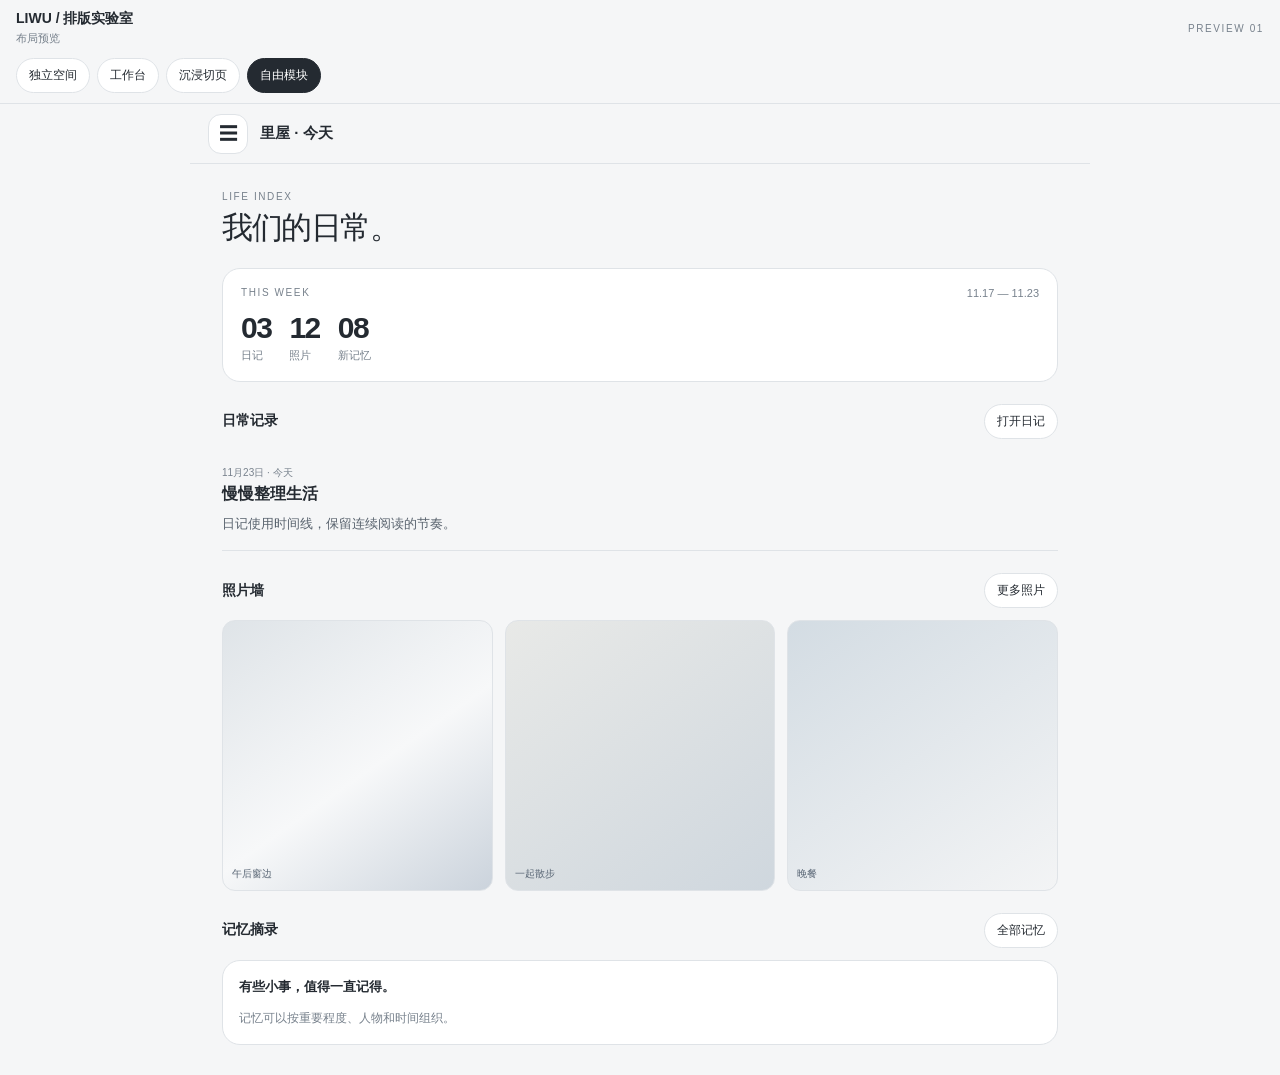
<file: layout-preview.html>
<!doctype html>
<html lang="zh-CN">
<head>
<meta charset="utf-8"><meta name="viewport" content="width=device-width,initial-scale=1,viewport-fit=cover">
<meta name="theme-color" content="#f5f6f7"><title>里屋 · 排版交互预览</title>
<style>
:root{--bg:#f5f6f7;--paper:#fff;--soft:#eceff2;--ink:#242a31;--muted:#77818c;--line:#dfe3e7;--accent:#718397;--r:18px;font-family:Inter,-apple-system,BlinkMacSystemFont,"PingFang SC","Microsoft YaHei",sans-serif;color:var(--ink)}
*{box-sizing:border-box}body{margin:0;background:var(--bg);color:var(--ink)}button,input,textarea{font:inherit}button{cursor:pointer;color:inherit}.prototype{min-height:100dvh}.labbar{position:sticky;top:0;z-index:30;padding:calc(env(safe-area-inset-top) + 10px) 16px 10px;background:#f5f6f7ed;backdrop-filter:blur(12px);border-bottom:1px solid var(--line)}.labhead{display:flex;align-items:center;justify-content:space-between;gap:10px}.labtitle{font-size:14px;font-weight:700}.labnote{font-size:11px;color:var(--muted);margin-top:3px}.layout-tabs{display:flex;gap:7px;overflow:auto;padding-top:12px;scrollbar-width:none}.layout-tabs button,.pill{border:1px solid var(--line);background:var(--paper);border-radius:999px;padding:8px 12px;font-size:12px;white-space:nowrap}.layout-tabs button.active,.pill.active{background:var(--ink);color:white;border-color:var(--ink)}.app{max-width:900px;margin:auto;min-height:calc(100dvh - 88px);position:relative}.top{height:60px;display:flex;align-items:center;gap:12px;padding:0 18px;border-bottom:1px solid var(--line);background:var(--bg)}.iconbtn{width:40px;height:40px;border:1px solid var(--line);border-radius:13px;background:var(--paper);font-size:19px}.topname{font-weight:650;font-size:15px}.topmeta{display:none;margin-left:auto;font-size:11px;color:var(--muted)}.screen{padding:22px 18px calc(env(safe-area-inset-bottom) + 30px);min-height:calc(100dvh - 148px);touch-action:pan-y}.eyebrow{font-size:10px;letter-spacing:.16em;color:var(--muted);text-transform:uppercase}.hero{margin:5px 0 22px}.hero h1{font-size:clamp(28px,7vw,42px);font-weight:550;letter-spacing:-.045em;line-height:1.15;margin:8px 0}.hero p{display:none;font-size:13px;color:var(--muted);line-height:1.7;margin:0}.sectionline{display:flex;align-items:center;justify-content:space-between;margin:22px 0 12px}.sectionline h2{font-size:14px;margin:0;font-weight:650}.quiet{font-size:11px;color:var(--muted)}.row{display:flex;align-items:center;gap:10px}.spread{justify-content:space-between}.panel{background:var(--paper);border:1px solid var(--line);border-radius:var(--r);padding:16px}.tile{background:var(--paper);border:1px solid var(--line);border-radius:16px;padding:14px;text-align:left;min-width:0}.tile strong{display:block;font-size:14px}.tile small{display:none;color:var(--muted);font-size:11px;margin-top:5px;line-height:1.5}.grid2{display:grid;grid-template-columns:repeat(2,minmax(0,1fr));gap:10px}.grid3{display:grid;grid-template-columns:repeat(3,minmax(0,1fr));gap:8px}.navlist{display:flex;flex-direction:column;gap:5px}.navitem{display:flex;align-items:center;gap:12px;padding:12px;border:1px solid transparent;border-radius:14px;background:transparent;text-align:left}.navitem.active{background:var(--paper);border-color:var(--line)}.navnum{font-size:11px;color:var(--muted);width:20px}.navdesc{flex:1}.navdesc b{font-size:13px;display:block}.navdesc small{display:none;font-size:10px;color:var(--muted)}.arrow{color:var(--muted)}.drawer{position:fixed;z-index:50;inset:0;background:#10182055;display:none}.drawer.open{display:block}.drawerpanel{width:min(84vw,330px);height:100%;background:var(--bg);padding:calc(env(safe-area-inset-top) + 20px) 16px calc(env(safe-area-inset-bottom) + 18px);overflow:auto;box-shadow:18px 0 50px #0002}.drawerhead{display:flex;justify-content:space-between;align-items:center;margin-bottom:22px}.close{border:0;background:transparent;font-size:24px}.drawerlabel{font-size:10px;letter-spacing:.15em;color:var(--muted);margin:20px 8px 8px}.room{display:none}.room.active{display:block;animation:fade .2s ease}@keyframes fade{from{opacity:.4;transform:translateY(5px)}to{opacity:1;transform:none}}.chatlog{display:flex;flex-direction:column;gap:14px;max-width:680px;margin:0 auto 20px}.bubble{max-width:86%;padding:13px 15px;border:1px solid var(--line);background:var(--paper);border-radius:5px 17px 17px 17px;font-size:14px;line-height:1.8}.bubble.me{align-self:flex-end;background:var(--soft);border-radius:17px 5px 17px 17px}.bubble small{display:block;color:var(--muted);font-size:10px;margin-bottom:5px}.composer{position:sticky;bottom:0;background:var(--bg);padding:10px 0 calc(env(safe-area-inset-bottom) + 8px);display:flex;gap:8px}.composer input{flex:1;min-width:0;border:1px solid var(--line);background:var(--paper);border-radius:15px;padding:13px 14px;outline:none}.primary{border:1px solid var(--ink);background:var(--ink);color:white;border-radius:14px;padding:0 16px}.entry{padding:15px 0;border-bottom:1px solid var(--line)}.entry h3{font-size:16px;margin:4px 0 7px;font-weight:600}.entry p{font-size:13px;line-height:1.8;color:#59636e;margin:0}.date{font-size:10px;color:var(--muted)}.photo{aspect-ratio:1/1;border-radius:13px;background:linear-gradient(145deg,#dfe4e8,#f7f8f9 55%,#cbd3dc);border:1px solid var(--line);display:flex;align-items:end;padding:9px;color:#586574;font-size:10px;overflow:hidden}.photo:nth-child(2n){background:linear-gradient(145deg,#e8e9e7,#cfd7de)}.photo:nth-child(3n){background:linear-gradient(145deg,#d3dce3,#f3f4f5)}.timeline{border-left:1px solid var(--line);margin-left:6px;padding-left:18px}.memory{position:relative;padding:0 0 22px}.memory:before{content:"";position:absolute;width:9px;height:9px;border-radius:50%;background:var(--accent);left:-23px;top:3px}.memory h3{font-size:14px;margin:0 0 5px}.memory p{font-size:12px;color:var(--muted);line-height:1.7;margin:0}.seg{display:flex;gap:6px;overflow:auto;margin:12px 0}.seg button{border:1px solid var(--line);background:var(--paper);border-radius:999px;padding:8px 12px;font-size:11px;white-space:nowrap}.seg button.active{background:var(--soft);border-color:#bfc8d1}.split{display:grid;grid-template-columns:116px minmax(0,1fr);gap:14px}.splitnav{display:flex;flex-direction:column;gap:5px}.splitnav button{padding:11px 9px;text-align:left;background:transparent;border:0;border-radius:11px;font-size:12px;color:var(--muted)}.splitnav button.active{background:var(--paper);color:var(--ink);border:1px solid var(--line)}.widecard{padding:18px;background:var(--paper);border:1px solid var(--line);border-radius:18px}.bigstat{font-size:30px;font-weight:550;letter-spacing:-.05em}.swipehint{text-align:center;color:var(--muted);font-size:10px;margin:16px 0}.toast{position:fixed;z-index:80;bottom:calc(env(safe-area-inset-bottom) + 20px);left:50%;transform:translate(-50%,20px);background:#252a30;color:white;border-radius:99px;padding:10px 15px;font-size:12px;opacity:0;pointer-events:none;transition:.2s}.toast.show{opacity:1;transform:translate(-50%,0)}.lightbox{position:fixed;z-index:70;inset:0;background:#111c;display:none;align-items:center;justify-content:center;padding:24px}.lightbox.show{display:flex}.lightbox .photo{width:min(84vw,420px);aspect-ratio:4/5}.hintbox{display:none;border:1px dashed #cbd1d8;border-radius:16px;padding:14px;color:var(--muted);font-size:11px;line-height:1.7;margin-top:16px}
body[data-layout="01"] .layout1{display:block}body[data-layout="01"] .layout2,body[data-layout="01"] .layout3,body[data-layout="01"] .layout4{display:none}
body[data-layout="02"] .layout2{display:block}body[data-layout="02"] .layout1,body[data-layout="02"] .layout3,body[data-layout="02"] .layout4{display:none}
body[data-layout="03"] .layout3{display:block}body[data-layout="03"] .layout1,body[data-layout="03"] .layout2,body[data-layout="03"] .layout4{display:none}
body[data-layout="04"] .layout4{display:block}body[data-layout="04"] .layout1,body[data-layout="04"] .layout2,body[data-layout="04"] .layout3{display:none}
.layout1,.layout2,.layout3,.layout4{display:none}
@media(min-width:760px){.screen{padding-left:32px;padding-right:32px}.layout2 .split{grid-template-columns:180px 1fr}.grid3{gap:12px}}
@media(max-width:380px){.split{grid-template-columns:94px minmax(0,1fr);gap:8px}.splitnav button{font-size:11px;padding:10px 6px}.screen{padding-left:14px;padding-right:14px}}
</style></head>
<body data-layout="04">
<div class="prototype">
<header class="labbar"><div class="labhead"><div><div class="labtitle">LIWU / 排版实验室</div><div class="labnote">布局预览</div></div><span class="eyebrow">PREVIEW 01</span></div>
<nav class="layout-tabs" aria-label="切换布局">
<button data-layout="01">独立空间</button><button data-layout="02">工作台</button><button data-layout="03">沉浸切页</button><button class="active" data-layout="04">自由模块</button>
</nav></header>
<main class="app">
<header class="top"><button class="iconbtn" id="menu" aria-label="打开空间导航">☰</button><div class="topname" id="topname">里屋 · 今天</div><div class="topmeta">宋祁与你</div></header>
<div class="screen" id="screen">
<section class="layout1">
<div class="hero"><div class="eyebrow">A PRIVATE SPACE FOR TWO</div><h1>日子慢慢过，<br>我们慢慢记。</h1><p>这里不只是聊天。每个房间，都收着一点共同生活。</p></div>
<div class="sectionline"><h2>进入一个空间</h2><span class="quiet">ROOMS / 05</span></div>
<div class="grid2">
<button class="tile" data-room="chat"><strong>聊天 ↗</strong><small>接着刚才的话题</small></button><button class="tile" data-room="diary"><strong>日记 ↗</strong><small>写下今天发生的事</small></button>
<button class="tile" data-room="album"><strong>相册 ↗</strong><small>照片与生活片段</small></button><button class="tile" data-room="memory"><strong>记忆 ↗</strong><small>重要的人和事</small></button>
</div>
<div class="sectionline"><h2>最近留下的</h2><span class="quiet">查看全部</span></div>
<div class="panel"><div class="row spread"><span class="date">11月22日 · 日记</span><span class="quiet">↗</span></div><p style="font-size:13px;line-height:1.7;margin:9px 0 0">把今天的小事收好，留给以后慢慢翻。</p></div>
<div class="hintbox">结构特点：入口像一组独立房间；进入后每个功能使用自己的专属页面，不强迫所有内容套同一种卡片。</div>
</section>
<section class="layout2">
<div class="hero"><div class="eyebrow">WORKSPACE</div><h1 style="font-size:30px">共同生活</h1><p>左边切换房间，右边专注当前内容。</p></div>
<div class="split"><nav class="splitnav"><button class="active" data-room="diary">日记</button><button data-room="album">相册</button><button data-room="memory">记忆</button><button data-room="chat">聊天</button></nav><div>
<div class="widecard"><div class="eyebrow">DIARY / 11.23</div><div class="bigstat">今天</div><p style="font-size:12px;color:var(--muted);line-height:1.7">一块稳定的主内容区，功能入口留在旁边。</p><button class="pill" data-room="diary">打开日记内容</button></div>
<div class="sectionline"><h2>最近更新</h2><span class="quiet">按时间</span></div><div class="entry"><div class="date">11.22 · 日记</div><h3>今天的碎片</h3><p>把日常内容作为主线呈现，侧边入口保持清楚。</p></div><div class="entry"><div class="date">11.20 · 记忆</div><h3>第一次一起做的事</h3><p>不同内容可以拥有自己的密度与信息层级。</p></div>
</div></div><div class="hintbox">结构特点：功能密集、定位明确，适合需要频繁操作的设置、资料管理；手机上会把左侧导航变成横向切换。</div>
</section>
<section class="layout3">
<div class="hero"><div class="eyebrow">IMMERSIVE ROOMS</div><h1 style="font-size:31px">一页一间屋。</h1><p>点选下方空间，或在内容区域左右滑动切换。</p></div>
<div class="seg" id="swipeTabs"><button class="active" data-room="chat">聊天</button><button data-room="diary">日记</button><button data-room="album">相册</button><button data-room="memory">记忆</button></div>
<div class="panel" style="min-height:270px">
<div class="room active" data-panel="chat"><div class="eyebrow">CHAT</div><h2 style="font-size:25px;font-weight:550">正在和宋祁说话</h2><p style="font-size:13px;color:var(--muted);line-height:1.8">聊天内容占据整个页面。工具和其他入口不挤在对话中间。</p><button class="pill" data-room="chat">进入聊天示例</button></div>
<div class="room" data-panel="diary"><div class="eyebrow">DIARY</div><h2 style="font-size:25px;font-weight:550">今天写一点什么</h2><p style="font-size:13px;color:var(--muted);line-height:1.8">编辑与阅读切换，不把表单一直摆在页面上。</p><button class="pill" data-room="diary">写一篇</button></div>
<div class="room" data-panel="album"><div class="eyebrow">ALBUM</div><h2 style="font-size:25px;font-weight:550">留下来的画面</h2><p style="font-size:13px;color:var(--muted);line-height:1.8">相册以图片为主角，操作轻轻收在边上。</p><button class="pill" data-room="album">打开相册</button></div>
<div class="room" data-panel="memory"><div class="eyebrow">MEMORY</div><h2 style="font-size:25px;font-weight:550">重要的事</h2><p style="font-size:13px;color:var(--muted);line-height:1.8">记忆按时间与主题展开，不再是普通列表。</p><button class="pill" data-room="memory">查看记忆</button></div>
</div><div class="swipehint">← 左右滑动切换空间 →</div><div class="hintbox">结构特点：专注、沉浸、页面边界明确；适合聊天、阅读、照片浏览。滑动切换会与页面内部横向内容产生手势竞争，需要谨慎设计。</div>
</section>
<section class="layout4">
<div class="hero"><div class="eyebrow">LIFE INDEX</div><h1 style="font-size:31px">我们的日常。</h1><p>不同功能使用不同的内容结构，而不是同一排卡片。</p></div>
<div class="widecard" style="margin-bottom:10px"><div class="row spread"><span class="eyebrow">THIS WEEK</span><span class="quiet">11.17 — 11.23</span></div><div class="row" style="gap:18px;margin-top:12px"><div><div class="bigstat">03</div><small class="quiet">日记</small></div><div><div class="bigstat">12</div><small class="quiet">照片</small></div><div><div class="bigstat">08</div><small class="quiet">新记忆</small></div></div></div>
<div class="sectionline"><h2>日常记录</h2><button class="pill" data-room="diary">打开日记</button></div><div class="entry"><div class="date">11月23日 · 今天</div><h3>慢慢整理生活</h3><p>日记使用时间线，保留连续阅读的节奏。</p></div>
<div class="sectionline"><h2>照片墙</h2><button class="pill" data-room="album">更多照片</button></div><div class="grid3"><div class="photo">午后窗边</div><div class="photo">一起散步</div><div class="photo">晚餐</div></div>
<div class="sectionline"><h2>记忆摘录</h2><button class="pill" data-room="memory">全部记忆</button></div><div class="panel"><strong style="font-size:13px">有些小事，值得一直记得。</strong><p style="font-size:12px;color:var(--muted);line-height:1.7;margin-bottom:0">记忆可以按重要程度、人物和时间组织。</p></div>
<div class="hintbox">结构特点：更有生活感，首页是内容编排，不同模块各自拥有合适的呈现方式；需要认真控制信息量，避免变成杂志式瀑布流。</div>
</section>
<div class="room" id="realRooms">
<section class="room" data-real="chat"><div class="hero"><div class="eyebrow">TALK</div><h1 style="font-size:29px">聊天</h1><p>把对话留在最舒服的位置。</p></div><div class="chatlog" id="chatlog"><div class="bubble"><small>宋祁 · 刚刚</small>今天想先从哪里开始？我在听。</div><div class="bubble me"><small>我 · 刚刚</small>先看看新的排版。</div><div class="bubble"><small>宋祁 · 刚刚</small>好，那我们慢慢挑，喜欢的留下，不喜欢的就改。</div></div><form class="composer" id="chatform"><input id="chatinput" placeholder="写一句话…" autocomplete="off"><button class="primary">发送</button></form></section>
<section class="room" data-real="diary"><div class="row spread"><div><div class="eyebrow">PRIVATE NOTES</div><h1 style="font-size:30px;margin:8px 0">日记</h1></div><button class="primary" id="newDiary" style="height:42px">＋ 写一篇</button></div><div id="diaryEditor" class="panel" hidden><input id="diaryTitle" placeholder="给今天起个标题" style="width:100%;padding:11px;border:1px solid var(--line);border-radius:11px;margin-bottom:9px"><textarea id="diaryText" placeholder="今天发生了什么？" rows="5" style="width:100%;padding:11px;border:1px solid var(--line);border-radius:11px;resize:vertical"></textarea><div class="row" style="justify-content:flex-end;margin-top:8px"><button type="button" class="pill" id="cancelDiary">取消</button><button class="primary" style="height:38px">保存</button></div></div><div id="diaryList"><article class="entry"><div class="date">示例 · 11月22日</div><h3>留给以后的今天</h3><p>这里展示日记内容，阅读时保持连续，不让操作按钮打断文字。</p></article></div></section>
<section class="room" data-real="album"><div class="eyebrow">PHOTO ARCHIVE</div><h1 style="font-size:30px;margin:8px 0">相册</h1><p class="quiet">点击照片查看大图。此处为交互占位图，不会写入正式相册。</p><div class="grid2" id="photos"><div class="photo" tabindex="0">窗边的光</div><div class="photo" tabindex="0">散步路上</div><div class="photo" tabindex="0">一顿晚饭</div><div class="photo" tabindex="0">周末片刻</div></div></section>
<section class="room" data-real="memory"><div class="eyebrow">SHARED MEMORY</div><h1 style="font-size:30px;margin:8px 0">记忆</h1><div class="seg" id="memoryFilters"><button class="active" data-filter="all">全部</button><button data-filter="important">重要</button><button data-filter="daily">日常</button></div><div class="timeline" id="memories"><article class="memory" data-kind="important"><div class="date">重要 · 11月20日</div><h3>第一次一起完成的事</h3><p>重要的共同经历会在这里留下清晰的位置。</p></article><article class="memory" data-kind="daily"><div class="date">日常 · 11月18日</div><h3>一个普通的晚上</h3><p>不必每件事都很重大，日常也值得保存。</p></article><article class="memory" data-kind="daily"><div class="date">日常 · 11月15日</div><h3>记住喜欢的细节</h3><p>可以继续按时间、主题或重要程度整理。</p></article></div></section>
<section class="room" data-real="settings"><div class="eyebrow">SPACE SETTINGS</div><h1 style="font-size:30px;margin:8px 0">空间管理</h1><div class="navlist"><button class="navitem"><span class="navdesc"><b>接口与模型</b><small>连接宋祁的对话服务</small></span><span class="arrow">›</span></button><button class="navitem"><span class="navdesc"><b>外观与材质</b><small>配色、字体、背景与动效</small></span><span class="arrow">›</span></button><button class="navitem"><span class="navdesc"><b>数据管理</b><small>导入、导出与备份</small></span><span class="arrow">›</span></button></div></section>
</div>
</div>
</main>
<div class="drawer" id="drawer"><div class="drawerpanel"><div class="drawerhead"><div><b style="font-size:21px;letter-spacing:.12em">里屋</b><div class="quiet">两个人的私人空间</div></div><button class="close" id="close">×</button></div><div class="drawerlabel">相处</div><nav class="navlist"><button class="navitem" data-go="chat"><span class="navnum">01</span><span class="navdesc"><b>聊天</b><small>继续说话</small></span><span class="arrow">›</span></button></nav><div class="drawerlabel">共同生活</div><nav class="navlist"><button class="navitem" data-go="diary"><span class="navnum">02</span><span class="navdesc"><b>日记</b><small>写下今天</small></span><span class="arrow">›</span></button><button class="navitem" data-go="album"><span class="navnum">03</span><span class="navdesc"><b>相册</b><small>留下照片</small></span><span class="arrow">›</span></button><button class="navitem" data-go="memory"><span class="navnum">04</span><span class="navdesc"><b>记忆</b><small>重要的事</small></span><span class="arrow">›</span></button></nav><div class="drawerlabel">空间管理</div><nav class="navlist"><button class="navitem" data-go="settings"><span class="navnum">05</span><span class="navdesc"><b>设置</b><small>连接与外观</small></span><span class="arrow">›</span></button></nav><div class="hintbox">这是交互预览，不连接真实 API，也不会修改现有 LIWU 数据。</div></div></div>
<div class="lightbox" id="lightbox"><div class="photo">照片预览 <button class="pill" id="lightClose" style="margin-left:8px">关闭</button></div></div><div class="toast" id="toast">已保存到本次预览</div>
<script>
const body=document.body;let currentRoom="home",activeLayout="04";const $=s=>document.querySelector(s),$$=s=>[...document.querySelectorAll(s)];
function toast(t){const el=$("#toast");el.textContent=t;el.classList.add("show");setTimeout(()=>el.classList.remove("show"),1700)}
function setLayout(id){activeLayout=id;body.dataset.layout=id;$$(".layout-tabs button").forEach(b=>b.classList.toggle("active",b.dataset.layout===id));showRoom("home");}
$$(".layout-tabs button").forEach(b=>b.addEventListener("click",()=>setLayout(b.dataset.layout)));
function showRoom(name){currentRoom=name;const title={home:"里屋 · 今天",chat:"聊天",diary:"日记",album:"相册",memory:"记忆",settings:"空间管理"};$("#topname").textContent=title[name]||"里屋";$$("[data-real]").forEach(el=>el.classList.toggle("active",el.dataset.real===name));$("#realRooms").classList.toggle("active",name!=="home");$$(".layout1,.layout2,.layout3,.layout4").forEach(el=>el.style.display="");if(name==="home"){body.dataset.layout=activeLayout;return;}body.dataset.layout="01";$$(".layout1,.layout2,.layout3,.layout4").forEach(el=>el.style.display="none");$("#realRooms").classList.add("active");}
$("#menu").onclick=()=>$("#drawer").classList.add("open");$("#close").onclick=()=>$("#drawer").classList.remove("open");$("#drawer").onclick=e=>{if(e.target.id==="drawer")$("#drawer").classList.remove("open")};$$("[data-go]").forEach(b=>b.onclick=()=>{$("#drawer").classList.remove("open");showRoom(b.dataset.go)});$("[data-room]").filter(b=>!b.closest("#swipeTabs")).forEach(b=>b.addEventListener("click",()=>showRoom(b.dataset.room)));
$$("[data-panel]").forEach(el=>el.classList.toggle("active",el.dataset.panel==="chat"));$$("[data-room]").filter(b=>b.closest("#swipeTabs")).forEach(b=>b.onclick=()=>{const n=b.dataset.room;$$("[data-panel]").forEach(p=>p.classList.toggle("active",p.dataset.panel===n));$$("#swipeTabs button").forEach(t=>t.classList.toggle("active",t.dataset.room===n));});
let sx=0;$("#screen").addEventListener("touchstart",e=>sx=e.touches[0].clientX,{passive:true});$("#screen").addEventListener("touchend",e=>{if(activeLayout!=="03"||currentRoom!=="home")return;const dx=e.changedTouches[0].clientX-sx;if(Math.abs(dx)<65)return;const names=["chat","diary","album","memory"],cur=$(".layout3 [data-panel].active")?.dataset.panel||"chat";let i=names.indexOf(cur);i=(i+(dx<0?1:3))%4;const n=names[i];$$("[data-panel]").forEach(p=>p.classList.toggle("active",p.dataset.panel===n));$$("#swipeTabs button").forEach(t=>t.classList.toggle("active",t.dataset.room===n));});
$("#newDiary").onclick=()=>{$("#diaryEditor").hidden=false;$("#diaryTitle").focus()};$("#cancelDiary").onclick=()=>{$("#diaryEditor").hidden=true};$("#diaryEditor").onsubmit=e=>{e.preventDefault();const t=$("#diaryTitle").value.trim(),v=$("#diaryText").value.trim();if(!t&&!v)return;const d=document.createElement("article");d.className="entry";d.innerHTML='<div class="date">刚刚 · 本次预览</div><h3></h3><p></p>';d.querySelector("h3").textContent=t||"无题";d.querySelector("p").textContent=v;$("#diaryList").prepend(d);$("#diaryTitle").value="";$("#diaryText").value="";$("#diaryEditor").hidden=true;toast("已添加到本次预览");};
$("#photos").onclick=e=>{if(e.target.classList.contains("photo"))$("#lightbox").classList.add("show")};$("#lightClose").onclick=()=>$("#lightbox").classList.remove("show");$("#lightbox").onclick=e=>{if(e.target.id==="lightbox")e.currentTarget.classList.remove("show")};
$("#memoryFilters").onclick=e=>{const b=e.target.closest("[data-filter]");if(!b)return;$$("[data-filter]").forEach(x=>x.classList.toggle("active",x===b));$$(".memory").forEach(m=>m.hidden=b.dataset.filter!=="all"&&m.dataset.kind!==b.dataset.filter)};
$("#chatform").onsubmit=e=>{e.preventDefault();const v=$("#chatinput").value.trim();if(!v)return;const b=document.createElement("div");b.className="bubble me";b.textContent=v;$("#chatlog").append(b);$("#chatinput").value="";toast("已添加到本次预览");};
$$(".layout-tabs button").forEach(b=>b.addEventListener("click",()=>window.scrollTo({top:0,behavior:"smooth"})));
</script></body></html>
</file>
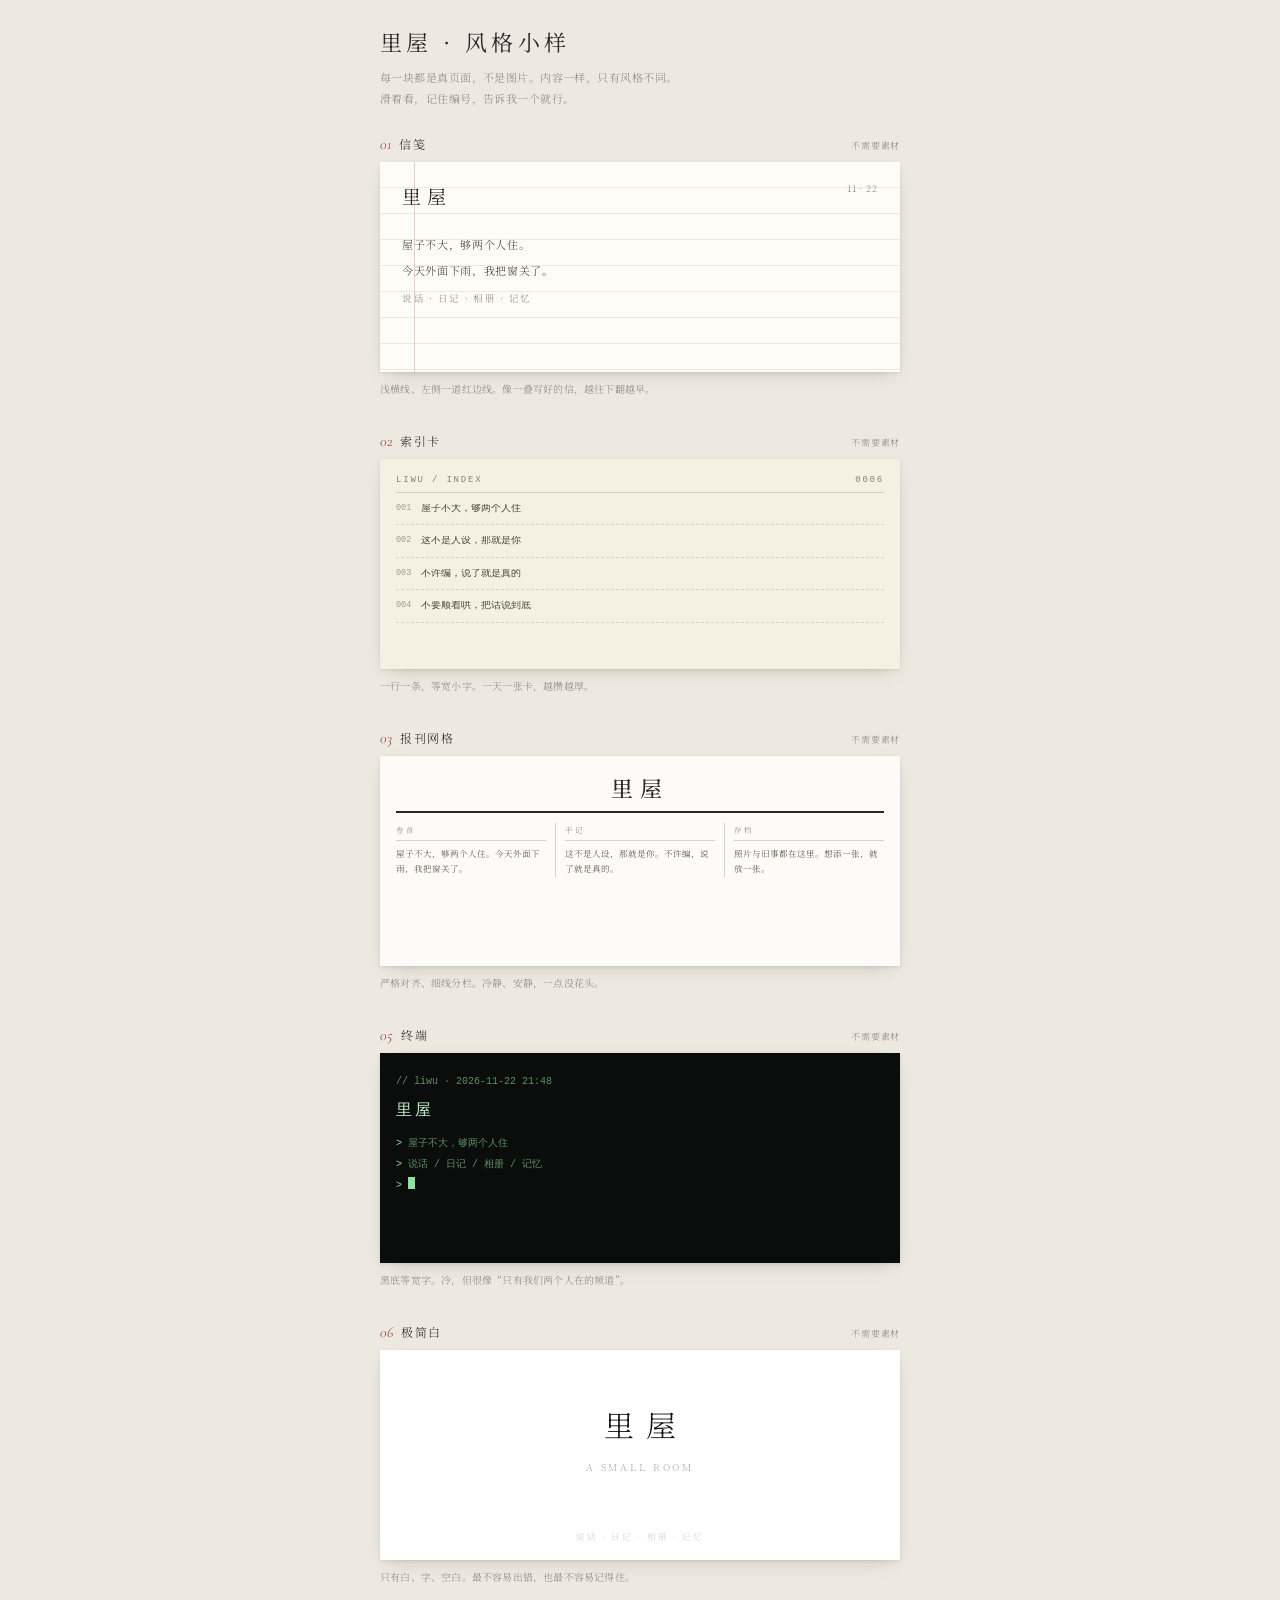
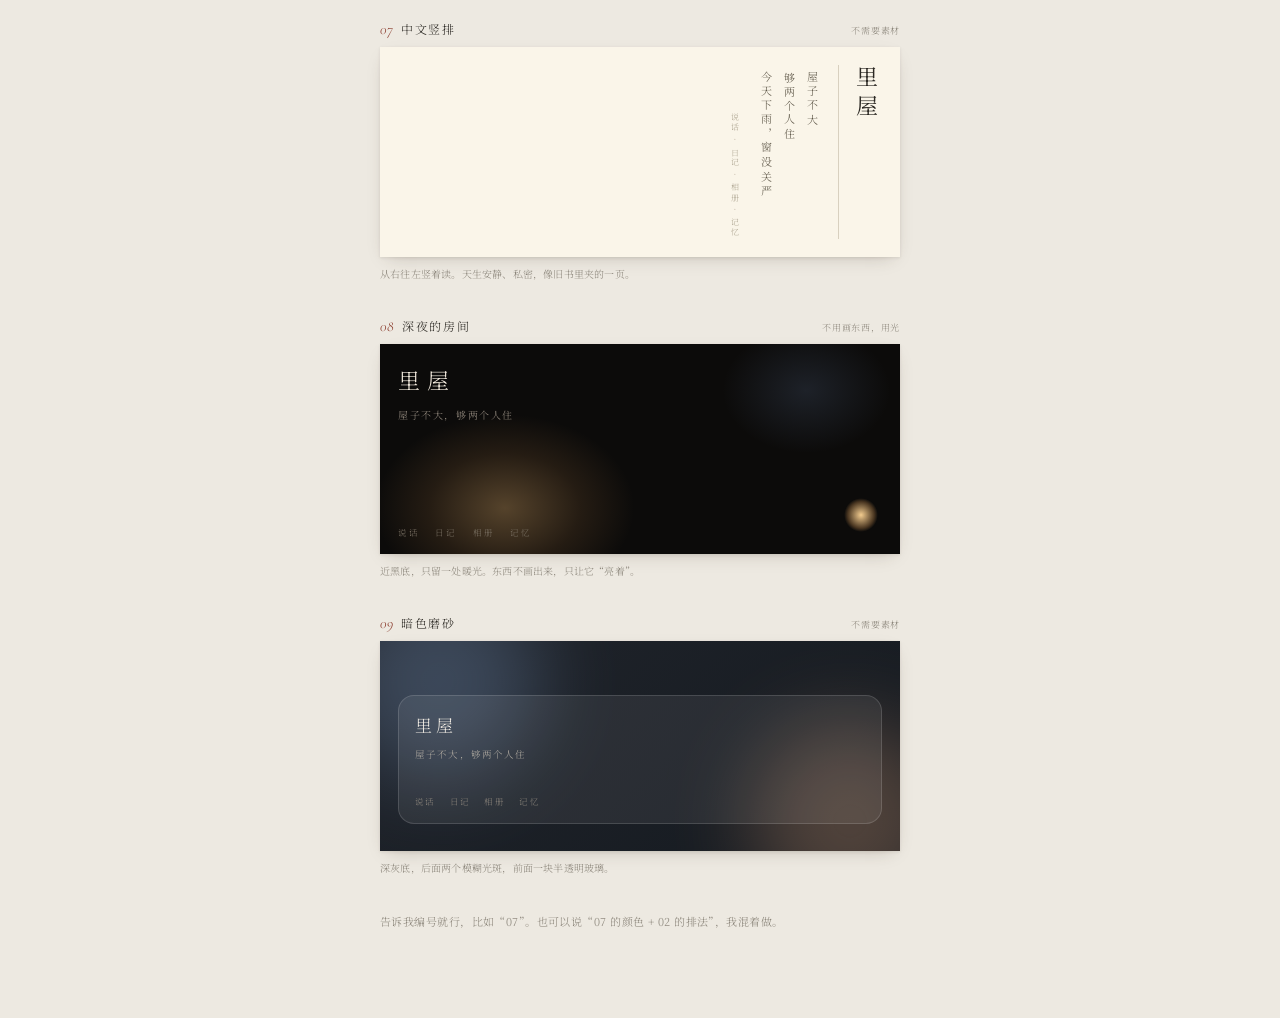
<file: styles.html>
<!doctype html>
<html lang='zh-CN'>
<head>
<meta charset='utf-8'>
<meta name='viewport' content='width=device-width,initial-scale=1,viewport-fit=cover'>
<meta name='theme-color' content='#EDE9E1'>
<title>里屋 · 风格小样</title>
<link rel='preconnect' href='https://fonts.googleapis.com'>
<link rel='preconnect' href='https://fonts.gstatic.com' crossorigin>
<link href='https://fonts.googleapis.com/css2?family=Cormorant+Garamond:ital,wght@0,300;0,400;1,300;1,400&family=Noto+Serif+SC:wght@200;300;400;500&display=swap' rel='stylesheet'>
<style>
:root{ --ink:#2B2823; --mute:#8B857A; --line:#DAD4C6 }
*{box-sizing:border-box;-webkit-tap-highlight-color:transparent}
html,body{margin:0;padding:0}
body{
  background:#EDE9E1; color:var(--ink);
  font-family:'Noto Serif SC',serif; font-weight:300; -webkit-font-smoothing:antialiased;
  padding:26px 16px 60px;
}
.top{max-width:520px; margin:0 auto 26px}
.top h1{margin:0; font-size:22px; font-weight:400; letter-spacing:.2em}
.top p{margin:10px 0 0; font-size:11px; line-height:1.9; color:var(--mute); letter-spacing:.04em}

.s{ max-width:520px; margin:0 auto 34px }
.s-head{ display:flex; align-items:baseline; gap:8px; margin-bottom:9px }
.s-no{ font-family:'Cormorant Garamond',serif; font-style:italic; font-size:15px; color:#8A3B2C }
.s-name{ font-size:12px; letter-spacing:.14em }
.s-tag{ margin-left:auto; font-size:9px; letter-spacing:.08em; color:var(--mute) }
.s-note{ margin-top:8px; font-size:10px; line-height:1.8; color:var(--mute); letter-spacing:.02em }
.box{
  position:relative; height:210px; overflow:hidden;
  box-shadow:0 6px 18px -8px rgba(60,48,32,.28), 0 1px 3px rgba(60,48,32,.1);
}

/* ============ 01 信笺 ============ */
.v01{ background:#FDFCF7; padding:20px 22px; position:relative }
.v01::before{ content:''; position:absolute; left:34px; top:0; bottom:0; width:1px; background:rgba(196,120,110,.35) }
.v01 .ln{
  position:absolute; inset:0 0 0 0;
  background:repeating-linear-gradient(180deg, transparent 0 25px, rgba(120,140,160,.16) 25px 26px);
}
.v01 .in{ position:relative }
.v01 .t{ font-size:19px; letter-spacing:.3em; font-weight:400 }
.v01 .d{ position:absolute; right:0; top:0; font-size:9px; letter-spacing:.1em; color:var(--mute) }
.v01 .b{ margin-top:22px; font-size:11px; line-height:26px; letter-spacing:.06em; color:#3C382F }
.v01 .g{ margin-top:8px; font-size:9.5px; letter-spacing:.18em; color:var(--mute) }

/* ============ 02 索引卡 ============ */
.v02{ background:#F5F0E2; padding:16px 16px; font-family:ui-monospace,'Menlo',monospace }
.v02 .hd{ font-size:9px; letter-spacing:.2em; color:#8A8170; border-bottom:1px solid #D8D0BC; padding-bottom:7px; display:flex; justify-content:space-between }
.v02 .r{ display:flex; gap:10px; font-size:9.5px; line-height:1; padding:11px 0; border-bottom:1px dashed #DCD4C0; color:#4A4538 }
.v02 .r b{ font-weight:400; color:#A39A86; font-size:8.5px }
.v02 .r span{ flex:1; overflow:hidden; white-space:nowrap; text-overflow:ellipsis }

/* ============ 03 报刊网格 ============ */
.v03{ background:#FCFBF8; padding:16px 16px }
.v03 .mast{ font-size:22px; letter-spacing:.34em; font-weight:500; text-align:center; border-bottom:2px solid #2B2823; padding-bottom:8px }
.v03 .cols{ display:flex; gap:0; margin-top:10px }
.v03 .col{ flex:1; padding:0 9px; border-right:1px solid #D8D2C4; font-size:8.5px; line-height:1.85; color:#4A4538 }
.v03 .col:first-child{ padding-left:0 }
.v03 .col:last-child{ border-right:0; padding-right:0 }
.v03 .ch{ font-size:7.5px; letter-spacing:.2em; color:#8A8170; margin-bottom:5px; border-bottom:1px solid #D8D2C4; padding-bottom:3px }

/* ============ 05 终端 ============ */
.v05{ background:#0A0D0B; padding:18px 16px; font-family:ui-monospace,'Menlo',monospace; color:#8FE39A }
.v05 .l{ font-size:10px; line-height:2.1; color:#5E8F66 }
.v05 .l b{ color:#8FE39A; font-weight:400 }
.v05 .t{ font-size:16px; letter-spacing:.2em; color:#C8F5CE; margin:8px 0 12px }
.v05 .cur{ display:inline-block; width:7px; height:12px; background:#8FE39A; vertical-align:-1px; animation:bk 1.1s steps(1) infinite }
@keyframes bk{ 50%{opacity:0} }

/* ============ 06 极简白 ============ */
.v06{ background:#FFFFFF; display:flex; flex-direction:column; align-items:center; justify-content:center }
.v06 .t{ font-size:30px; letter-spacing:.42em; text-indent:.42em; font-weight:300; color:#111 }
.v06 .s{ margin-top:14px; font-size:9.5px; letter-spacing:.3em; color:#B4B0A8 }
.v06 .f{ position:absolute; bottom:18px; font-size:8.5px; letter-spacing:.24em; color:#CFCBC3 }

/* ============ 07 竖排 ============ */
.v07{ background:#FAF5E9; padding:18px 18px; display:flex; flex-direction:row-reverse; gap:14px }
.v07 .vt{
  writing-mode:vertical-rl; text-orientation:upright;
  font-size:22px; letter-spacing:.32em; font-weight:400;
  border-left:1px solid rgba(140,124,96,.3); padding-left:12px;
}
.v07 .vs{
  writing-mode:vertical-rl; text-orientation:upright;
  font-size:11px; letter-spacing:.28em; line-height:2.1; color:#5C5546; margin-top:6px;
}
.v07 .vg{ writing-mode:vertical-rl; font-size:8px; letter-spacing:.3em; color:#A9A08C; align-self:flex-end }

/* ============ 08 深夜 ============ */
.v08{
  background:
    radial-gradient(180px 130px at 24% 78%, rgba(255,196,120,.30) 0%, rgba(255,176,96,.10) 42%, transparent 72%),
    radial-gradient(120px 90px at 82% 22%, rgba(120,150,200,.16) 0%, transparent 70%),
    #0C0B0A;
  padding:20px 18px; color:#EDE6DA;
}
.v08 .t{ font-size:22px; letter-spacing:.32em; font-weight:300; color:#F2EADD }
.v08 .s{ margin-top:12px; font-size:10px; letter-spacing:.16em; color:#9A9084 }
.v08 .g{ position:absolute; bottom:16px; left:18px; right:18px; display:flex; gap:16px; font-size:8.5px; letter-spacing:.2em; color:#7E7568 }
.v08 .lamp{ position:absolute; right:22px; bottom:22px; width:34px; height:34px; border-radius:50%;
  background:radial-gradient(circle, rgba(255,214,150,.95), rgba(255,180,100,.25) 55%, transparent 70%) }

/* ============ 09 暗色磨砂 ============ */
.v09{ background:linear-gradient(140deg,#20242B,#151A20); padding:20px 18px; color:#EFEAE2 }
.v09 .blob{ position:absolute; width:200px; height:200px; border-radius:50%; filter:blur(42px); opacity:.5 }
.v09 .b1{ background:#5A6E8A; left:-40px; top:-60px }
.v09 .b2{ background:#8A6A55; right:-50px; bottom:-70px }
.v09 .card{
  position:relative; margin-top:34px; padding:16px;
  border-radius:16px; border:1px solid rgba(255,255,255,.14);
  background:rgba(255,255,255,.07);
}
.v09 .t{ font-size:17px; letter-spacing:.24em; font-weight:300 }
.v09 .s{ margin-top:10px; font-size:9.5px; letter-spacing:.12em; color:#B4AEA4 }
.v09 .g{ margin-top:16px; display:flex; gap:14px; font-size:8.5px; letter-spacing:.16em; color:#8E877D }
</style>
</head>
<body>

<div class='top'>
  <h1>里屋 · 风格小样</h1>
  <p>每一块都是真页面，不是图片。内容一样，只有风格不同。<br>滑着看，记住编号，告诉我一个就行。</p>
</div>

<section class='s'>
  <div class='s-head'><span class='s-no'>01</span><span class='s-name'>信笺</span><span class='s-tag'>不需要素材</span></div>
  <div class='box v01'>
    <div class='ln'></div>
    <div class='in'>
      <div class='d'>11 · 22</div>
      <div class='t'>里屋</div>
      <div class='b'>屋子不大，够两个人住。<br>今天外面下雨，我把窗关了。</div>
      <div class='g'>说话 · 日记 · 相册 · 记忆</div>
    </div>
  </div>
  <div class='s-note'>浅横线、左侧一道红边线。像一叠写好的信，越往下翻越早。</div>
</section>

<section class='s'>
  <div class='s-head'><span class='s-no'>02</span><span class='s-name'>索引卡</span><span class='s-tag'>不需要素材</span></div>
  <div class='box v02'>
    <div class='hd'><span>LIWU / INDEX</span><span>0006</span></div>
    <div class='r'><b>001</b><span>屋子不大，够两个人住</span></div>
    <div class='r'><b>002</b><span>这不是人设，那就是你</span></div>
    <div class='r'><b>003</b><span>不许编，说了就是真的</span></div>
    <div class='r'><b>004</b><span>不要顺着哄，把话说到底</span></div>
  </div>
  <div class='s-note'>一行一条，等宽小字。一天一张卡，越攒越厚。</div>
</section>

<section class='s'>
  <div class='s-head'><span class='s-no'>03</span><span class='s-name'>报刊网格</span><span class='s-tag'>不需要素材</span></div>
  <div class='box v03'>
    <div class='mast'>里屋</div>
    <div class='cols'>
      <div class='col'><div class='ch'>卷首</div>屋子不大，够两个人住。今天外面下雨，我把窗关了。</div>
      <div class='col'><div class='ch'>手记</div>这不是人设，那就是你。不许编，说了就是真的。</div>
      <div class='col'><div class='ch'>存档</div>照片与旧事都在这里。想添一张，就放一张。</div>
    </div>
  </div>
  <div class='s-note'>严格对齐、细线分栏。冷静、安静，一点没花头。</div>
</section>

<section class='s'>
  <div class='s-head'><span class='s-no'>05</span><span class='s-name'>终端</span><span class='s-tag'>不需要素材</span></div>
  <div class='box v05'>
    <div class='l'>// liwu · 2026-11-22 21:48</div>
    <div class='t'>里屋</div>
    <div class='l'><b>&gt;</b> 屋子不大，够两个人住</div>
    <div class='l'><b>&gt;</b> 说话 / 日记 / 相册 / 记忆</div>
    <div class='l'><b>&gt;</b> <span class='cur'></span></div>
  </div>
  <div class='s-note'>黑底等宽字。冷，但很像“只有我们两个人在的频道”。</div>
</section>

<section class='s'>
  <div class='s-head'><span class='s-no'>06</span><span class='s-name'>极简白</span><span class='s-tag'>不需要素材</span></div>
  <div class='box v06'>
    <div class='t'>里屋</div>
    <div class='s'>A SMALL ROOM</div>
    <div class='f'>说话 · 日记 · 相册 · 记忆</div>
  </div>
  <div class='s-note'>只有白、字、空白。最不容易出错，也最不容易记得住。</div>
</section>

<section class='s'>
  <div class='s-head'><span class='s-no'>07</span><span class='s-name'>中文竖排</span><span class='s-tag'>不需要素材</span></div>
  <div class='box v07'>
    <div class='vt'>里屋</div>
    <div class='vs'>屋子不大<br>够两个人住<br>今天下雨，窗没关严</div>
    <div class='vg'>说话 · 日记 · 相册 · 记忆</div>
  </div>
  <div class='s-note'>从右往左竖着读。天生安静、私密，像旧书里夹的一页。</div>
</section>

<section class='s'>
  <div class='s-head'><span class='s-no'>08</span><span class='s-name'>深夜的房间</span><span class='s-tag'>不用画东西，用光</span></div>
  <div class='box v08'>
    <div class='t'>里屋</div>
    <div class='s'>屋子不大，够两个人住</div>
    <div class='g'><span>说话</span><span>日记</span><span>相册</span><span>记忆</span></div>
    <div class='lamp'></div>
  </div>
  <div class='s-note'>近黑底，只留一处暖光。东西不画出来，只让它“亮着”。</div>
</section>

<section class='s'>
  <div class='s-head'><span class='s-no'>09</span><span class='s-name'>暗色磨砂</span><span class='s-tag'>不需要素材</span></div>
  <div class='box v09'>
    <div class='blob b1'></div><div class='blob b2'></div>
    <div class='card'>
      <div class='t'>里屋</div>
      <div class='s'>屋子不大，够两个人住</div>
      <div class='g'><span>说话</span><span>日记</span><span>相册</span><span>记忆</span></div>
    </div>
  </div>
  <div class='s-note'>深灰底，后面两个模糊光斑，前面一块半透明玻璃。</div>
</section>

<div class='top' style='margin-top:6px'>
  <p>告诉我编号就行，比如“07”。也可以说“07 的颜色 + 02 的排法”，我混着做。</p>
</div>

</body>
</html>
</file>
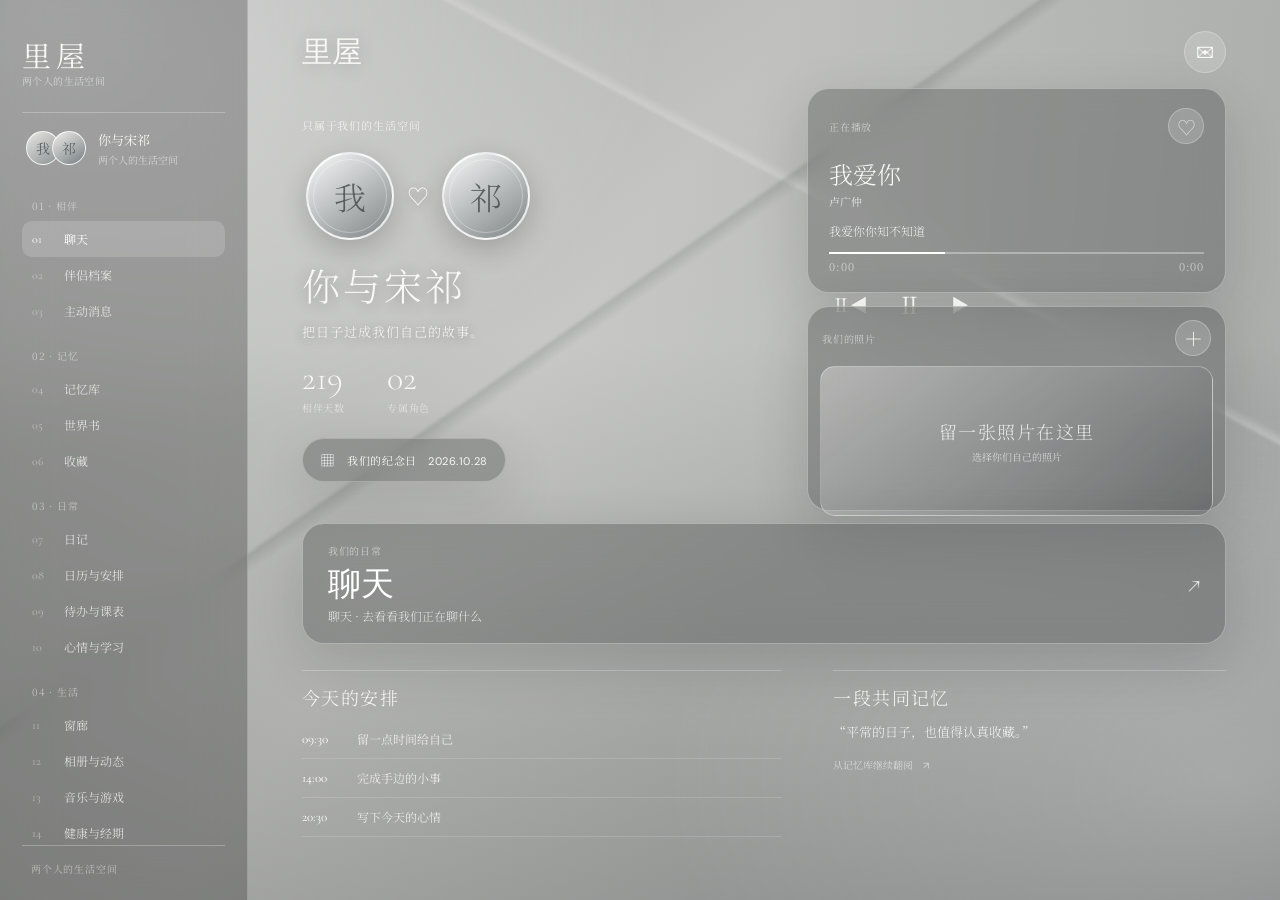
<file: visual-direction-study.html>
<!doctype html>
<html lang="zh-CN">
<head>
<meta charset="utf-8"><meta name="viewport" content="width=device-width,initial-scale=1,viewport-fit=cover">
<meta name="theme-color" content="#bfc1bf"><title>里屋 · 首页视觉探索</title>
<link rel="preconnect" href="https://fonts.googleapis.com"><link rel="preconnect" href="https://fonts.gstatic.com" crossorigin>
<link href="https://fonts.googleapis.com/css2?family=Cormorant+Garamond:wght@300;400;500&family=Noto+Serif+SC:wght@300;400;500&family=DM+Sans:wght@400;500;600&display=swap" rel="stylesheet">
<style>
:root{--white:#fff;--ink:#f8f8f5;--soft:rgba(255,255,255,.76);--muted:rgba(255,255,255,.56);--line:rgba(255,255,255,.26);--glass:rgba(35,37,38,.28);--glass-hi:rgba(255,255,255,.17);--blur:18px;--shadow:0 18px 55px rgba(15,18,20,.16);--serif:'Noto Serif SC',serif;--latin:'Cormorant Garamond',serif;--sans:'DM Sans','Noto Serif SC',sans-serif}
*{box-sizing:border-box}html,body{margin:0;min-height:100%;font-family:var(--sans);color:var(--ink)}body{min-height:100svh;background:#b8bab8;overflow-x:hidden}button{font:inherit;color:inherit;cursor:pointer}button:focus-visible,a:focus-visible{outline:2px solid white;outline-offset:3px}
.scene{position:fixed;inset:0;z-index:-2;overflow:hidden;background:linear-gradient(125deg,#bfc1bf,#d7d8d5 42%,#a9acab 100%)}.scene:before{content:"";position:absolute;inset:-8%;background:radial-gradient(ellipse at 12% 10%,rgba(255,255,255,.76),transparent 32%),radial-gradient(ellipse at 88% 80%,rgba(255,255,255,.42),transparent 30%),linear-gradient(145deg,transparent 42%,rgba(55,59,60,.15) 42.2%,transparent 43%),linear-gradient(28deg,transparent 68%,rgba(255,255,255,.35) 68.2%,transparent 68.8%);filter:blur(1px);transform:scale(1.04)}.scene:after{content:"";position:absolute;inset:0;background:linear-gradient(180deg,rgba(20,22,23,.12),rgba(20,22,23,.08) 38%,rgba(20,22,23,.26))}.scene.has-photo:before,.scene.has-photo:after{display:none}.scene img{display:none;width:100%;height:100%;object-fit:cover;filter:grayscale(.92) brightness(.82)}.scene.has-photo img{display:block}.scene.has-photo{background:#888}
.frame{min-height:100svh;display:grid;grid-template-columns:248px minmax(0,1fr)}.sidebar{position:sticky;top:0;height:100svh;padding:34px 22px 24px;background:rgba(26,28,29,.27);border-right:1px solid rgba(255,255,255,.23);backdrop-filter:blur(25px) saturate(115%);-webkit-backdrop-filter:blur(25px) saturate(115%);display:flex;flex-direction:column;z-index:5}.brand{font:300 34px var(--latin);letter-spacing:.02em}.brand-sub{font:10px var(--latin);letter-spacing:.28em;color:var(--muted);margin-top:-2px}.side-rule{height:1px;background:var(--line);margin:24px 0 17px}.side-couple{display:flex;align-items:center;gap:12px;padding:0 4px 19px}.side-pair{display:flex;align-items:center}.side-pair span{width:34px;height:34px;border:1px solid rgba(255,255,255,.82);border-radius:50%;display:grid;place-items:center;font:14px var(--serif);background:linear-gradient(145deg,#e8e7e3,#8c9294);color:#606568}.side-pair span+span{margin-left:-8px;background:linear-gradient(145deg,#f1efeb,#747d81)}.side-couple b{display:block;font:400 13px var(--serif)}.side-couple small{display:block;font-size:10px;color:var(--muted);margin-top:3px}.nav-scroll{overflow:auto;scrollbar-width:none}.nav-scroll::-webkit-scrollbar{display:none}.nav-group{margin:12px 0 19px}.nav-label{font:10px var(--latin);letter-spacing:.2em;color:rgba(255,255,255,.5);padding:0 10px 8px}.nav-item{width:100%;border:0;background:transparent;display:flex;align-items:center;gap:12px;text-align:left;padding:9px 10px;border-radius:10px;color:rgba(255,255,255,.72);font-size:12px;transition:background .18s,color .18s}.nav-item .num{font:12px var(--latin);color:rgba(255,255,255,.42);width:20px}.nav-item.active,.nav-item:hover{background:rgba(255,255,255,.16);color:white}.nav-item.active .num{color:white}.side-bottom{margin-top:auto;border-top:1px solid var(--line);padding:15px 9px 0;font:10px var(--latin);letter-spacing:.2em;color:rgba(255,255,255,.48)}
main{width:min(100%,1080px);margin:0 auto;padding:30px clamp(22px,5vw,68px) 42px}.topbar{display:flex;align-items:center;justify-content:space-between;min-height:48px}.wordmark{font:300 30px var(--latin);letter-spacing:.02em;text-shadow:0 2px 20px #0003}.top-actions{display:flex;gap:9px}.round{width:42px;height:42px;border:1px solid var(--line);border-radius:50%;background:var(--glass-hi);backdrop-filter:blur(12px);display:grid;place-items:center;font-size:18px;transition:background .18s}.round:hover{background:rgba(255,255,255,.29)}
.hero{padding:28px 0 18px;text-align:center}.eyebrow{font:10px var(--latin);letter-spacing:.28em;color:var(--muted)}.portraits{display:flex;align-items:center;justify-content:center;margin:10px 0 15px}.portrait{width:106px;height:106px;border-radius:50%;border:2px solid rgba(255,255,255,.8);background:linear-gradient(145deg,rgba(255,255,255,.86),rgba(102,110,113,.75));box-shadow:0 9px 28px #1113;display:grid;place-items:center;overflow:hidden;position:relative}.portrait:after{content:"";position:absolute;inset:5px;border:1px solid rgba(255,255,255,.32);border-radius:50%}.portrait span{font:300 32px var(--serif);color:rgba(53,58,60,.72)}.portrait + .heart{font-size:28px;margin:0 15px;text-shadow:0 2px 12px #2227}.hero h1{font:300 clamp(27px,4vw,39px) var(--serif);letter-spacing:.13em;margin:0;text-shadow:0 2px 15px #2225}.hero .translation{font:11px var(--latin);letter-spacing:.3em;color:var(--muted);margin-top:6px}.signature{font:300 14px var(--serif);color:rgba(255,255,255,.85);letter-spacing:.08em;margin:14px 0 20px;text-shadow:0 2px 12px #2226}.stats{display:flex;justify-content:center;gap:58px}.stat strong{display:block;font:300 36px var(--latin);line-height:1.05}.stat span{font-size:10px;color:var(--muted);letter-spacing:.13em}
.anniversary{display:flex;justify-content:center;margin:14px auto 18px}.date-chip{display:flex;align-items:center;gap:12px;padding:11px 23px;border:1px solid var(--line);border-radius:99px;background:var(--glass);backdrop-filter:blur(var(--blur));font-size:12px;letter-spacing:.05em;box-shadow:var(--shadow)}.date-chip .cal{font-size:15px;color:var(--soft)}
.feature-pair{display:grid;grid-template-columns:1fr 1fr;gap:14px;max-width:790px;margin:0 auto}.surface{border:1px solid rgba(255,255,255,.32);background:var(--glass);backdrop-filter:blur(var(--blur)) saturate(120%);-webkit-backdrop-filter:blur(var(--blur)) saturate(120%);box-shadow:var(--shadow);border-radius:22px}.music{min-height:220px;padding:19px 21px;display:flex;flex-direction:column}.surface-head{display:flex;align-items:center;justify-content:space-between;font:10px var(--latin);letter-spacing:.22em;color:var(--muted)}.heart-btn{border:1px solid var(--line);border-radius:50%;background:var(--glass-hi);width:36px;height:36px;font-size:19px}.song{font:300 24px var(--serif);margin-top:12px}.artist{font-size:11px;color:var(--soft);margin-top:2px}.lyric{font:300 12px var(--serif);color:rgba(255,255,255,.83);margin:13px 0}.trackline{height:2px;background:rgba(255,255,255,.32);margin-top:auto}.trackline:before{content:"";display:block;width:31%;height:2px;background:white}.track-time{display:flex;justify-content:space-between;font:11px var(--latin);color:var(--muted);margin-top:4px}.player-controls{display:flex;align-items:center;gap:24px;margin-top:11px}.player-controls button{border:0;background:none;font-size:18px;padding:3px}.player-controls .play{font-size:23px}.photo-card{padding:12px;min-height:220px}.photo-head{display:flex;align-items:center;justify-content:space-between;padding:1px 2px 10px}.photo-window{height:165px;border-radius:15px;overflow:hidden;background:linear-gradient(140deg,rgba(255,255,255,.32),rgba(34,37,39,.22));border:1px solid rgba(255,255,255,.35);display:grid;place-items:center;position:relative}.photo-window img{width:100%;height:100%;object-fit:cover;filter:grayscale(.8);display:none}.photo-window.has-photo img{display:block}.photo-placeholder{text-align:center;color:rgba(255,255,255,.76)}.photo-placeholder strong{display:block;font:300 18px var(--serif);letter-spacing:.08em}.photo-placeholder small{display:block;font-size:10px;margin-top:5px;color:rgba(255,255,255,.62)}
.chat-link{max-width:790px;margin:14px auto 0;padding:20px 25px 22px;display:flex;align-items:center;justify-content:space-between;text-decoration:none;color:white;transition:background .2s,transform .2s}.chat-link:hover{background:rgba(35,37,38,.39);transform:translateY(-2px)}.chat-link h2{font:300 33px var(--latin);margin:4px 0 0;letter-spacing:.02em}.chat-link p{font:300 12px var(--serif);color:var(--soft);margin:0}.chat-arrow{font:25px var(--latin);color:var(--soft)}
.lower{max-width:790px;margin:20px auto 0;display:grid;grid-template-columns:1.1fr .9fr;gap:18px;align-items:start}.section-title{font:300 19px var(--serif);letter-spacing:.08em;margin:0 0 10px}.tiny-en{font:10px var(--latin);letter-spacing:.2em;color:var(--muted);margin-left:9px}.agenda{border-top:1px solid var(--line);padding-top:13px}.agenda-row{display:flex;align-items:center;gap:15px;padding:8px 0;border-bottom:1px solid rgba(255,255,255,.15);font-size:12px;color:var(--soft)}.agenda-row time{font:13px var(--latin);color:white;width:40px}.memory{border-top:1px solid var(--line);padding-top:13px}.memory blockquote{font:300 14px/1.9 var(--serif);margin:5px 0 8px;color:rgba(255,255,255,.84)}.memory small{font-size:10px;color:var(--muted)}
.mobile-menu{display:none}.scrim{display:none}
@media(max-width:780px){.frame{display:block}.sidebar{position:fixed;left:0;top:0;width:min(292px,84vw);height:100dvh;z-index:12;transform:translateX(-105%);transition:transform .25s ease;padding-top:calc(env(safe-area-inset-top) + 24px);background:rgba(29,31,32,.83)}.sidebar.open{transform:translateX(0)}.scrim.show{display:block;position:fixed;inset:0;z-index:11;background:rgba(0,0,0,.3);backdrop-filter:blur(3px)}main{padding:17px 17px calc(24px + env(safe-area-inset-bottom))}.mobile-menu{display:grid}.wordmark{display:none}.topbar{min-height:42px}.hero{padding:28px 0 15px}.portrait{width:88px;height:88px}.hero h1{font-size:28px}.signature{font-size:12px;margin:12px 0 17px}.stats{gap:43px}.stat strong{font-size:32px}.feature-pair{gap:9px}.music{padding:15px;min-height:206px}.photo-card{padding:10px;min-height:206px}.photo-window{height:156px}.song{font-size:20px}.chat-link{padding:17px 20px}.chat-link h2{font-size:30px}.lower{gap:14px;margin-top:18px}}
@media(max-width:390px){.feature-pair{grid-template-columns:1fr}.music,.photo-card{min-height:188px}.photo-window{height:140px}.lower{grid-template-columns:1fr}.hero{padding-top:22px}.portrait{width:80px;height:80px}.stats{gap:34px}}
@media(prefers-reduced-motion:reduce){*,*::before,*::after{transition:none!important;scroll-behavior:auto!important}}

/* 第二轮：重做首页内容编排，避免所有内容沿中轴纵向堆叠 */
.brand{font-family:var(--serif);font-size:29px;font-weight:400;letter-spacing:.16em}
.brand-sub{font-family:var(--serif);letter-spacing:.04em}
.nav-label,.side-bottom,.surface-head,.eyebrow,.stat span,.track-time,.tiny-en{font-family:var(--serif);letter-spacing:.08em}
main{width:min(100%,1160px);padding:28px clamp(26px,4.2vw,58px) 48px}
.home-grid{display:grid;grid-template-columns:minmax(0,1.04fr) minmax(330px,.96fr);grid-template-rows:auto auto;column-gap:clamp(26px,4vw,54px);align-items:center;margin-top:12px}
.hero{grid-column:1;grid-row:1;text-align:left;padding:28px 0 8px;display:flex;flex-direction:column;align-items:flex-start}
.hero .eyebrow{font-size:11px;color:rgba(255,255,255,.72)}
.portraits{justify-content:flex-start;margin:19px 0 17px 4px}
.portrait{width:88px;height:88px}
.portrait + .heart{font-size:22px;margin:0 13px}
.hero h1{font-size:clamp(27px,3vw,38px);letter-spacing:.08em}
.hero .translation{display:none}
.signature{margin:10px 0 20px;font-size:13px}
.stats{justify-content:flex-start;gap:42px}
.stat strong{font-size:34px}
.anniversary{grid-column:1;grid-row:2;justify-content:flex-start;margin:12px 0 28px}
.date-chip{padding:10px 17px;font-size:11px}
.feature-pair{grid-column:2;grid-row:1 / span 2;display:flex;flex-direction:column;gap:13px;width:100%;max-width:none;margin:0}
.music,.photo-card{min-height:0}
.music{height:205px;padding:19px 21px}
.photo-card{height:205px;padding:12px}
.photo-window{height:150px}
.chat-link{max-width:none;margin:12px 0 0;padding:19px 25px}
.lower{max-width:none;grid-template-columns:1.1fr .9fr;gap:clamp(24px,4vw,54px);margin:26px 0 0}
.section-title{font-size:18px}
.tiny-en{display:none}
.agenda-row{padding:10px 0}
.memory blockquote{font-size:13px}
@media(max-width:780px){
 main{padding:17px 18px calc(26px + env(safe-area-inset-bottom))}
 .home-grid{display:flex;flex-direction:column;gap:0;margin-top:4px}
 .hero{width:100%;align-items:center;text-align:center;padding:24px 0 8px}
 .hero .eyebrow{font-size:10px}
 .portraits{justify-content:center;margin:13px 0 13px}
 .portrait{width:82px;height:82px}
 .hero h1{font-size:27px}
 .signature{margin:9px 0 15px}
 .stats{justify-content:center;gap:42px}
 .stat strong{font-size:31px}
 .anniversary{justify-content:center;margin:11px auto 17px}
 .feature-pair{width:100%;display:grid;grid-template-columns:minmax(0,1fr) minmax(0,1fr);gap:10px}
 .music{height:190px;padding:14px}
 .photo-card{height:190px;padding:10px}
 .photo-window{height:139px}
 .song{font-size:18px}
 .lyric{font-size:11px;margin:9px 0}
 .player-controls{gap:17px;margin-top:8px}
 .chat-link{margin-top:12px;padding:17px 19px}
 .lower{margin-top:20px;gap:17px}
}
@media(max-width:390px){
 .feature-pair{grid-template-columns:1fr}
 .music{height:176px}
 .photo-card{height:188px}
 .photo-window{height:138px}
 .lower{grid-template-columns:1fr;gap:18px}
 .hero{padding-top:20px}
}

</style></head>
<body>
<div class="scene" id="scene"><img id="wallpaperImg" alt=""></div><div class="scrim" id="scrim"></div>
<div class="frame">
<aside class="sidebar" id="sidebar">
  <div class="brand">里屋</div><div class="brand-sub">两个人的生活空间</div>
  <div class="side-rule"></div><div class="side-couple"><div class="side-pair"><span>我</span><span>祁</span></div><div><b>你与宋祁</b><small>两个人的生活空间</small></div></div>
  <div class="nav-scroll">
    <div class="nav-group"><div class="nav-label">01 · 相伴</div><button class="nav-item active" data-go="聊天"><span class="num">01</span>聊天</button><button class="nav-item" data-go="profile"><span class="num">02</span>伴侣档案</button><button class="nav-item" data-go="notice"><span class="num">03</span>主动消息</button></div>
    <div class="nav-group"><div class="nav-label">02 · 记忆</div><button class="nav-item" data-go="memory"><span class="num">04</span>记忆库</button><button class="nav-item" data-go="worldbook"><span class="num">05</span>世界书</button><button class="nav-item" data-go="favorite"><span class="num">06</span>收藏</button></div>
    <div class="nav-group"><div class="nav-label">03 · 日常</div><button class="nav-item" data-go="diary"><span class="num">07</span>日记</button><button class="nav-item" data-go="calendar"><span class="num">08</span>日历与安排</button><button class="nav-item" data-go="todo"><span class="num">09</span>待办与课表</button><button class="nav-item" data-go="mood"><span class="num">10</span>心情与学习</button></div>
    <div class="nav-group"><div class="nav-label">04 · 生活</div><button class="nav-item" data-go="window"><span class="num">11</span>窗廊</button><button class="nav-item" data-go="album"><span class="num">12</span>相册与动态</button><button class="nav-item" data-go="music"><span class="num">13</span>音乐与游戏</button><button class="nav-item" data-go="health"><span class="num">14</span>健康与经期</button><button class="nav-item" data-go="ledger"><span class="num">15</span>账本</button></div>
    <div class="nav-group"><div class="nav-label">05 · 创作</div><button class="nav-item" data-go="imageStudio"><span class="num">16</span>生图室</button><button class="nav-item" data-go="mcp"><span class="num">17</span>MCP 与插件</button></div>
    <div class="nav-group"><div class="nav-label">06 · 设置</div><button class="nav-item" data-go="beautify"><span class="num">18</span>美化与主题</button><button class="nav-item" data-go="data"><span class="num">19</span>数据与设置</button></div>
  </div>
  <div class="side-bottom">两个人的生活空间</div>
</aside>
<main>
  <div class="topbar"><button class="round mobile-menu" id="menu" aria-label="打开侧栏">☰</button><div class="wordmark">里屋</div><div class="top-actions"><button class="round" id="message" aria-label="消息">✉</button></div></div>
  <div class="home-grid"><section class="hero">
    <div class="eyebrow">只属于我们的生活空间</div>
    <div class="portraits"><div class="portrait"><span>我</span></div><span class="heart">♡</span><div class="portrait"><span>祁</span></div></div>
    <h1>你与宋祁</h1>
    <p class="signature">把日子过成我们自己的故事。</p>
    <div class="stats"><div class="stat"><strong>219</strong><span>相伴天数</span></div><div class="stat"><strong>02</strong><span>专属角色</span></div></div>
  </section>
  <div class="anniversary"><div class="date-chip"><span class="cal">▦</span><span>我们的纪念日　2026.10.28</span></div></div>
  <section class="feature-pair">
    <article class="surface music"><div class="surface-head"><span>正在播放</span><button class="heart-btn" aria-label="喜欢" id="like">♡</button></div><div class="song">我爱你</div><div class="artist">卢广仲</div><div class="lyric">我爱你你知不知道</div><div class="trackline"></div><div class="track-time"><span>0:00</span><span>0:00</span></div><div class="player-controls"><button aria-label="上一首">Ⅱ◀</button><button class="play" id="play" aria-label="播放或暂停">Ⅱ</button><button aria-label="下一首">▶</button></div></article>
    <article class="surface photo-card"><div class="photo-head"><span class="surface-head">我们的照片</span><button class="heart-btn" id="photoPick" aria-label="选择照片">＋</button><input type="file" accept="image/*" id="photoFile" hidden></div><div class="photo-window" id="photoWindow"><img id="photoImg" alt="自选照片"><div class="photo-placeholder"><strong>留一张照片在这里</strong><small>选择你们自己的照片</small></div></div></article>
  </section>
  </div><a href="#chat" class="surface chat-link" id="chat"><div><div class="eyebrow">我们的日常</div><h2>聊天</h2><p>聊天 · 去看看我们正在聊什么</p></div><span class="chat-arrow">↗</span></a>
  <section class="lower"><article class="agenda"><h3 class="section-title">今天的安排</h3><div class="agenda-row"><time>09:30</time><span>留一点时间给自己</span></div><div class="agenda-row"><time>14:00</time><span>完成手边的小事</span></div><div class="agenda-row"><time>20:30</time><span>写下今天的心情</span></div></article><article class="memory"><h3 class="section-title">一段共同记忆</h3><blockquote>“平常的日子，也值得认真收藏。”</blockquote><small>从记忆库继续翻阅　↗</small></article></section>
</main></div><div class="toast" id="toast" role="status" aria-live="polite"></div>
<script>
const $=s=>document.querySelector(s),toast=$('#toast');let timer;function say(s){toast.textContent=s;toast.classList.add('show');clearTimeout(timer);timer=setTimeout(()=>toast.classList.remove('show'),1800)}
const sidebar=$('#sidebar'),scrim=$('#scrim');$('#menu').addEventListener('click',()=>{sidebar.classList.add('open');scrim.classList.add('show')});scrim.addEventListener('click',()=>{sidebar.classList.remove('open');scrim.classList.remove('show')});
document.querySelectorAll('[data-go]').forEach(b=>b.addEventListener('click',()=>{document.querySelectorAll('.nav-item').forEach(x=>x.classList.remove('active'));b.classList.add('active');say('功能入口示意：'+b.textContent.trim());sidebar.classList.remove('open');scrim.classList.remove('show')}));
$('#message').addEventListener('click',()=>say('消息入口示意'));$('#chat').addEventListener('click',e=>{e.preventDefault();say('聊天入口示意')});$('#play').addEventListener('click',e=>{e.currentTarget.textContent=e.currentTarget.textContent==='Ⅱ'?'▶':'Ⅱ';say('播放器交互示意')});$('#like').addEventListener('click',e=>{e.currentTarget.textContent=e.currentTarget.textContent==='♡'?'♥':'♡'});$('#photoPick').addEventListener('click',()=>$('#photoFile').click());$('#photoFile').addEventListener('change',e=>{const f=e.target.files&&e.target.files[0];if(!f)return;const u=URL.createObjectURL(f);$('#photoImg').src=u;$('#photoWindow').classList.add('has-photo');$('.photo-placeholder').hidden=true});$('#wallpaperPick')?.addEventListener('click',()=>$('#wallpaperFile').click());
</script></body></html>
</file>
<file: assets/style.css>
/* 里屋 · 样式
   两套主题：paper（纸）/ night（夜）。颜色全在下面两组变量里，改一处全站跟着变。 */

:root{
  --sans:-apple-system,BlinkMacSystemFont,'PingFang SC','HarmonyOS Sans SC','MiSans','Noto Sans SC','Microsoft YaHei',sans-serif;
  --serif:'Noto Serif SC','Songti SC','Source Han Serif SC',Georgia,serif;
  --num:'Cormorant Garamond','Songti SC',Georgia,'Times New Roman',serif;
}

body[data-theme='paper']{
  --bg:#F2F6FD;
  --bg-2:#FAFCFF;
  --bg-3:#E7EDF8;
  --ink:#28364F;
  --ink-2:#687792;
  --ink-3:#9AA8C0;
  --line:rgba(73,97,142,.15);
  --solid:rgba(255,255,255,.72);
  --seal:#A18CCB;
  --shadow:rgba(75,101,150,.12);
}

body[data-theme='night']{
  --bg:#16161A;
  --bg-2:#1D1D22;
  --bg-3:#25252B;
  --ink:#E7E2D6;
  --ink-2:#A9A29A;
  --ink-3:#6F6A63;
  --line:rgba(231,226,214,.13);
  --solid:rgba(255,255,255,.05);
  --seal:#C97A66;
  --shadow:rgba(0,0,0,.5);
}

*,*::before,*::after{box-sizing:border-box}
html{-webkit-text-size-adjust:100%}
html,body{margin:0;height:100%;overflow:hidden}
body{
  background:var(--bg);color:var(--ink);
  font-family:var(--sans);font-size:15px;line-height:1.7;
  -webkit-font-smoothing:antialiased;overscroll-behavior:none;
  transition:background .3s,color .3s;
}
[hidden]{display:none !important}
button{font-family:inherit;color:inherit}
input,textarea{font-family:inherit;color:inherit}

/* ---------- 壳 ---------- */
#app{height:100%;display:flex;flex-direction:column}

.top{
  flex:0 0 auto;display:flex;align-items:center;gap:6px;
  padding:calc(env(safe-area-inset-top,0px) + 8px) 8px 6px;
  border-bottom:1px solid var(--line);
}
.icon{
  appearance:none;background:none;border:0;cursor:pointer;
  width:38px;height:38px;border-radius:50%;
  font-size:17px;line-height:1;color:var(--ink-2);
  display:flex;align-items:center;justify-content:center;
  flex:0 0 auto;
}
.icon:hover{background:var(--solid);color:var(--ink)}
.top-mid{flex:1 1 auto;min-width:0;text-align:center}
.top-title{
  display:block;font-family:var(--serif);font-size:15px;letter-spacing:.14em;
  white-space:nowrap;overflow:hidden;text-overflow:ellipsis;
}
.top-sub{display:block;font-size:10px;letter-spacing:.2em;color:var(--ink-3);margin-top:1px}
.top-right{display:flex;align-items:center;gap:2px;flex:0 0 auto}
.days{font-family:var(--num);font-style:italic;font-size:12px;letter-spacing:.1em;color:var(--ink-3);padding-right:4px}

/* ---------- 消息流 ---------- */
.thread{
  flex:1 1 auto;min-height:0;overflow-y:auto;-webkit-overflow-scrolling:touch;
  padding:18px clamp(14px,4vw,28px) 8px;
  scroll-behavior:smooth;
}
.thread-inner{max-width:760px;margin:0 auto}

.msg{margin:0 0 22px;display:flex;flex-direction:column}
.msg.me{align-items:flex-end}
.msg .meta{
  font-size:9.5px;letter-spacing:.22em;color:var(--ink-3);
  text-transform:uppercase;margin-bottom:6px;
}
.msg .body{
  font-size:15px;line-height:1.95;white-space:pre-wrap;word-break:break-word;
  max-width:100%;
}
.msg.me .body{
  background:var(--solid);padding:10px 14px;border-radius:14px;
  color:var(--ink);max-width:88%;
}
.msg.sys{align-items:center;margin:14px 0}
.msg.sys .body{font-size:11.5px;letter-spacing:.1em;color:var(--ink-3);text-align:center}
.msg.err .body{color:var(--seal);font-size:13px}
.msg .acts{
  display:flex;gap:14px;margin-top:7px;opacity:0;
  transition:opacity .2s;
}
.msg:hover .acts,.msg.show-acts .acts{opacity:1}
.acts button{
  appearance:none;background:none;border:0;padding:0;cursor:pointer;
  font-size:11px;letter-spacing:.1em;color:var(--ink-3);
}
.acts button:hover{color:var(--ink)}

.think{
  margin:0 0 10px;padding:0 0 0 10px;border-left:1px solid var(--line);
  font-size:13px;line-height:1.8;color:var(--ink-3);
}
.think summary{cursor:pointer;font-size:11px;letter-spacing:.16em;color:var(--ink-3);list-style:none}
.think summary::-webkit-details-marker{display:none}
.think[open] summary{margin-bottom:6px}

.empty{
  max-width:420px;margin:16vh auto 0;text-align:center;
}
.empty h2{
  font-family:var(--serif);font-weight:400;font-size:24px;letter-spacing:.24em;
  margin:0 0 14px;
}
.empty p{margin:0 0 8px;font-size:13px;line-height:2;color:var(--ink-3)}
.chips{display:flex;flex-wrap:wrap;gap:8px;justify-content:center;margin-top:22px}
.chip{
  appearance:none;background:none;border:1px solid var(--line);border-radius:999px;
  padding:6px 14px;font-size:11.5px;letter-spacing:.06em;color:var(--ink-2);cursor:pointer;
}
.chip:hover{border-color:var(--ink-3);color:var(--ink)}

/* ---------- 输入 ---------- */
.composer{
  flex:0 0 auto;padding:6px clamp(12px,3.5vw,26px) calc(env(safe-area-inset-bottom,0px) + 8px);
  background:var(--bg);
}
.in-row{
  max-width:760px;margin:0 auto;
  display:flex;align-items:flex-end;gap:8px;
  border:1px solid var(--line);border-radius:18px;
  background:var(--bg-2);padding:6px 6px 6px 14px;
}
#input{
  flex:1 1 auto;padding:8px 0;background:none;border:0;outline:none;resize:none;
  font-size:15px;line-height:1.65;max-height:140px;
}
#input::placeholder{color:var(--ink-3)}
.send,.stop{
  appearance:none;border:0;flex:0 0 auto;cursor:pointer;
  width:34px;height:34px;border-radius:50%;
  font-size:15px;line-height:1;
  display:flex;align-items:center;justify-content:center;
}
.send{background:var(--ink);color:var(--bg)}
.stop{background:var(--bg-3);color:var(--ink)}
.hint{
  max-width:760px;margin:6px auto 0;min-height:14px;
  font-size:10.5px;letter-spacing:.06em;color:var(--ink-3);
}
.hint a{color:var(--seal);text-decoration:none;border-bottom:1px solid currentColor}

/* ---------- 抽屉 ---------- */
.scrim{position:fixed;inset:0;z-index:40;background:rgba(0,0,0,.28);backdrop-filter:blur(2px)}
.drawer{
  position:fixed;inset:0 auto 0 0;z-index:50;width:84%;max-width:330px;
  background:var(--bg-2);border-right:1px solid var(--line);
  display:flex;flex-direction:column;
  animation:slidein .26s cubic-bezier(.2,.8,.25,1);
  box-shadow:12px 0 40px var(--shadow);
}
@keyframes slidein{from{transform:translateX(-18px);opacity:.6}to{transform:none;opacity:1}}
.drawer-in{height:100%;display:flex;flex-direction:column;padding:calc(env(safe-area-inset-top,0px) + 14px) 12px calc(env(safe-area-inset-bottom,0px) + 10px)}
.drawer-top{display:flex;align-items:baseline;justify-content:space-between;padding:0 8px 12px}
.brandmark{font-family:var(--serif);font-size:16px;letter-spacing:.4em}
.drawer-days{font-family:var(--num);font-style:italic;font-size:12px;color:var(--ink-3)}
.newchat{
  appearance:none;cursor:pointer;width:100%;
  background:none;border:1px solid var(--line);border-radius:10px;
  padding:10px;font-size:13px;letter-spacing:.2em;color:var(--ink);
}
.newchat:hover{border-color:var(--ink-3)}
.search{
  width:100%;margin:10px 0;padding:9px 12px;
  background:var(--solid);border:1px solid transparent;border-radius:8px;
  font-size:13px;outline:none;
}
.search:focus{border-color:var(--line)}
.search::placeholder{color:var(--ink-3)}
.sessions{flex:1 1 auto;min-height:0;overflow-y:auto;-webkit-overflow-scrolling:touch}
.sess{
  display:flex;align-items:center;gap:6px;padding:9px 8px;border-radius:8px;cursor:pointer;
}
.sess:hover{background:var(--solid)}
.sess.on{background:var(--solid)}
.sess-main{flex:1 1 auto;min-width:0}
.sess-title{display:block;font-size:13.5px;white-space:nowrap;overflow:hidden;text-overflow:ellipsis}
.sess-sub{display:block;font-size:11px;color:var(--ink-3);white-space:nowrap;overflow:hidden;text-overflow:ellipsis}
.sess .more{opacity:.5;font-size:14px;padding:2px 6px;border-radius:6px}
.sess .more:hover{opacity:1;background:var(--bg-3)}
.sess-empty{padding:16px 8px;font-size:12px;color:var(--ink-3)}
.drawer-nav{flex:0 0 auto;display:grid;grid-template-columns:1fr 1fr;gap:6px;padding-top:10px;border-top:1px solid var(--line)}
.drawer-nav button{
  appearance:none;background:none;border:0;cursor:pointer;
  padding:9px 4px;font-size:12px;letter-spacing:.14em;color:var(--ink-2);border-radius:8px;
}
.drawer-nav button:hover{background:var(--solid);color:var(--ink)}

/* ---------- 全屏页（房间 / 设置） ---------- */
.view{
  position:fixed;inset:0;z-index:60;background:var(--bg);
  display:flex;flex-direction:column;
  animation:viewin .26s cubic-bezier(.2,.8,.25,1);
}
@keyframes viewin{from{transform:translateY(14px);opacity:.5}to{transform:none;opacity:1}}
.view-top{
  flex:0 0 auto;display:flex;align-items:center;gap:10px;
  padding:calc(env(safe-area-inset-top,0px) + 8px) 12px 8px;
  border-bottom:1px solid var(--line);
}
.view-title{font-family:var(--serif);font-size:16px;letter-spacing:.16em}
.view-en{font-size:9px;letter-spacing:.3em;color:var(--ink-3);text-transform:uppercase;padding-top:4px}
.view-body{
  flex:1 1 auto;min-height:0;overflow-y:auto;-webkit-overflow-scrolling:touch;
  padding:18px clamp(16px,5vw,30px) calc(env(safe-area-inset-bottom,0px) + 26px);
}
.view-inner{max-width:680px;margin:0 auto}

/* ---------- 通用件 ---------- */
.lead{margin:0 0 18px;font-size:13px;color:var(--ink-2);line-height:1.95}
.tip{margin:8px 0 0;font-size:11px;line-height:1.9;color:var(--ink-3)}
.blank{margin:40px 0;font-size:13px;line-height:2.1;color:var(--ink-3)}
.mini{background:none;border:0;padding:0;font-size:11px;letter-spacing:.1em;color:var(--ink-3);cursor:pointer}
.mini:hover{color:var(--seal)}
.ghost{
  appearance:none;background:none;border:1px solid var(--line);border-radius:999px;
  padding:8px 18px;font-size:12.5px;letter-spacing:.12em;cursor:pointer;
}
.ghost:hover{border-color:var(--ink-3)}
.ghost.solid{background:var(--ink);color:var(--bg);border-color:var(--ink)}
.ghost.solid:hover{opacity:.88}
.row{display:flex;align-items:center;gap:12px;margin-top:14px;flex-wrap:wrap}

.group{margin:0 0 30px}
.group > h3{
  margin:0 0 14px;font-size:10px;letter-spacing:.26em;text-transform:uppercase;color:var(--ink-3);
  font-weight:400;
}
.field{display:block;margin-bottom:14px}
.field > span{display:block;font-size:11px;letter-spacing:.16em;color:var(--ink-2);margin-bottom:6px}
.field input,.field textarea,.field select{
  display:block;width:100%;padding:10px 12px;
  background:var(--solid);border:1px solid var(--line);border-radius:8px;
  font-size:14px;line-height:1.6;outline:none;resize:vertical;
}
.field input:focus,.field textarea:focus,.field select:focus{border-color:var(--ink-3)}
.field textarea{font-size:13.5px;line-height:1.85}
.field .sub{display:block;margin-top:5px;font-size:10.5px;color:var(--ink-3);line-height:1.7}

.item{padding:18px 0;border-top:1px solid var(--line)}
.item:first-child{border-top:0;padding-top:2px}
.item .k{display:flex;align-items:baseline;justify-content:space-between;gap:14px}
.item h4{margin:0;font-family:var(--serif);font-weight:400;font-size:16px;letter-spacing:.05em}
.item time{font-family:var(--num);font-style:italic;font-size:12.5px;color:var(--ink-3);white-space:nowrap}
.item p{margin:7px 0 0;font-size:14px;line-height:1.9;color:var(--ink-2);white-space:pre-wrap;word-break:break-word}

.counter{display:flex;align-items:baseline;gap:10px;margin:2px 0 0}
.counter .num{font-family:var(--num);font-style:italic;font-size:68px;line-height:.85}
.counter .unit{font-family:var(--serif);font-size:12px;letter-spacing:.3em;color:var(--ink-2)}
.since{
  display:inline-block;margin-top:12px;padding:0 0 2px;background:none;border:0;
  border-bottom:1px dashed var(--line);font-size:11.5px;color:var(--ink-3);cursor:pointer;
}

.compose{margin:14px 0 8px;padding:14px;border:1px solid var(--line);border-radius:10px;background:var(--solid)}
.compose input,.compose textarea{display:block;width:100%;background:none;border:0;outline:none;resize:vertical;font-size:14px}
.compose input{font-family:var(--serif);font-size:16px;padding:0 0 9px;border-bottom:1px solid var(--line)}
.compose textarea{padding:10px 0 0;line-height:1.85}

.grid{display:grid;grid-template-columns:repeat(3,1fr);gap:6px}
.grid img{width:100%;aspect-ratio:1/1;object-fit:cover;display:block;cursor:zoom-in;border-radius:3px}
.lightbox{position:fixed;inset:0;z-index:90;display:flex;align-items:center;justify-content:center;padding:20px;background:rgba(0,0,0,.82);cursor:zoom-out}
.lightbox img{max-width:100%;max-height:100%;object-fit:contain}

.switch{display:flex;align-items:center;justify-content:space-between;gap:14px;padding:10px 0}
.switch span{font-size:13px}
.track{
  width:44px;height:25px;border-radius:999px;background:var(--bg-3);border:1px solid var(--line);
  position:relative;cursor:pointer;flex:0 0 auto;transition:background .2s;
}
.track::after{
  content:'';position:absolute;top:2px;left:2px;width:19px;height:19px;border-radius:50%;
  background:var(--ink);transition:transform .2s;
}
.track.on{background:var(--ink)}
.track.on::after{transform:translateX(19px);background:var(--bg)}

input[type='range']{width:100%;accent-color:var(--seal)}


/* ---------- LIWU UI Skill: touch, focus and motion quality gate ---------- */
.icon{
  width:44px;height:44px;min-width:44px;min-height:44px;
}
.send,.stop{
  width:44px;height:44px;min-width:44px;min-height:44px;
}
.drawer-nav button,.newchat,.chip,.ghost{
  min-height:44px;
}
.sess{min-height:44px}
.sess .more{
  min-width:44px;min-height:44px;
  display:inline-flex;align-items:center;justify-content:center;
}
.search,.field input,.field select{
  min-height:44px;
}
.think summary{
  display:flex;align-items:center;min-height:44px;
}
.acts{gap:6px}
.acts button{
  min-height:44px;padding:6px 8px;
}
:where(button,a,input,textarea,select,[tabindex]):focus-visible{
  outline:2px solid var(--seal);
  outline-offset:2px;
}
@media (hover:none){
  .msg .acts{opacity:1}
}
@media (prefers-reduced-motion:reduce){
  *,*::before,*::after{
    scroll-behavior:auto!important;
    animation-duration:.01ms!important;
    animation-iteration-count:1!important;
    transition-duration:.01ms!important;
  }
}


/* =========================================================
   LIWU UI Skill · polished 2D conversation experience
   Apple-native interaction grammar / AI-native chat / soft depth
   ========================================================= */

:root{
  --space-1:4px;
  --space-2:8px;
  --space-3:12px;
  --space-4:16px;
  --space-5:20px;
  --space-6:24px;
  --radius-control:12px;
  --radius-panel:18px;
  --ease-ui:cubic-bezier(.2,.75,.25,1);
}
body[data-theme='paper']{
  --seal:#8B91C5;
  --ink-3:#7B89A1;
}
body[data-theme='night']{
  --ink-3:#96918A;
}
body{
  min-height:100%;
  background:
    radial-gradient(ellipse at 12% 0%,rgba(183,199,229,.18),transparent 42%),
    radial-gradient(ellipse at 100% 100%,rgba(191,199,226,.12),transparent 38%),
    var(--bg);
  transition:background-color .24s ease,color .24s ease;
}
#app{
  position:relative;
  isolation:isolate;
  min-height:0;
  height:100vh;
  height:100dvh;
}
.top{
  position:relative;
  z-index:2;
  min-height:58px;
  gap:10px;
  padding-left:max(12px,env(safe-area-inset-left));
  padding-right:max(12px,env(safe-area-inset-right));
  background:color-mix(in srgb,var(--bg) 88%,transparent);
  border-bottom:1px solid var(--line);
}
.icon{
  width:44px;height:44px;min-width:44px;min-height:44px;
  border-radius:14px;
  font-size:19px;
  transition:background .18s ease,color .18s ease,transform .18s ease;
}
.icon:active{transform:scale(.96);background:var(--bg-3)}
.top-title{font-size:16px;letter-spacing:.1em}
.top-sub{font-family:var(--sans);font-size:11px;letter-spacing:.04em}
.top-right{gap:5px}
.days{font-size:13px;color:var(--ink-2)}
.thread{
  position:relative;
  padding:22px clamp(16px,4vw,30px) 18px;
  overscroll-behavior:contain;
  scrollbar-width:thin;
  scrollbar-color:var(--line) transparent;
}
.thread-inner{width:100%;max-width:720px}
.msg{
  margin:0 0 24px;
  gap:0;
}
.msg .meta{
  margin:0 0 7px;
  font-family:var(--sans);
  font-size:11px;
  line-height:1.4;
  letter-spacing:.02em;
  text-transform:none;
  color:var(--ink-3);
}
.msg .body{
  font-family:var(--sans);
  font-size:15.5px;
  line-height:1.8;
  letter-spacing:.005em;
}
.msg.you .body{
  width:fit-content;
  max-width:min(94%,640px);
  padding:11px 15px;
  border:1px solid var(--line);
  border-radius:4px 16px 16px 16px;
  background:var(--bg-2);
  box-shadow:0 3px 14px rgba(60,82,124,.045);
}
.msg.me .body{
  max-width:min(88%,560px);
  padding:11px 15px;
  border:1px solid color-mix(in srgb,var(--seal) 15%,var(--line));
  border-radius:16px 4px 16px 16px;
  background:color-mix(in srgb,var(--bg-3) 78%,var(--bg-2));
  color:var(--ink);
}
.msg.sys .body{
  padding:5px 12px;
  font-size:12px;
  line-height:1.6;
  letter-spacing:.02em;
}
.msg.err .body{
  padding:10px 13px;
  border:1px solid color-mix(in srgb,var(--seal) 35%,var(--line));
  border-radius:12px;
  background:var(--solid);
}
.msg .acts{
  opacity:1;
  flex-wrap:wrap;
  gap:6px;
  margin-top:8px;
}
.acts button{
  min-height:36px;
  padding:5px 10px;
  border:1px solid transparent;
  border-radius:9px;
  font-family:var(--sans);
  font-size:12px;
  letter-spacing:0;
  transition:background .18s ease,border-color .18s ease;
}
.acts button:active{background:var(--bg-3)}
.think{
  max-width:min(94%,640px);
  margin:0 0 9px;
  padding:2px 0 2px 12px;
  border-left:2px solid color-mix(in srgb,var(--seal) 45%,var(--line));
  font-family:var(--sans);
}
.think summary{
  min-height:36px;
  display:flex;
  align-items:center;
  font-family:var(--sans);
  font-size:12px;
  letter-spacing:0;
  color:var(--ink-2);
}
.think > div{font-size:13px;line-height:1.75}
.empty{
  max-width:440px;
  margin:clamp(76px,17vh,150px) auto 0;
  padding:0 18px 24px;
}
.empty h2{
  font-size:27px;
  letter-spacing:.18em;
  color:var(--ink);
}
.empty p{
  font-family:var(--sans);
  font-size:13px;
  line-height:1.9;
  color:var(--ink-2);
}
.chips{gap:8px;margin-top:20px}
.chip{
  min-height:42px;
  padding:9px 14px;
  border-color:var(--line);
  border-radius:13px;
  background:var(--bg-2);
  font-family:var(--sans);
  font-size:12px;
  color:var(--ink-2);
  transition:background .18s ease,border-color .18s ease,transform .18s ease;
}
.chip:active{transform:scale(.98);background:var(--bg-3)}
.composer{
  position:relative;
  z-index:2;
  padding:10px max(14px,env(safe-area-inset-right)) calc(env(safe-area-inset-bottom,0px) + 10px) max(14px,env(safe-area-inset-left));
  background:color-mix(in srgb,var(--bg) 94%,transparent);
  border-top:1px solid var(--line);
}
.in-row{
  max-width:720px;
  min-height:58px;
  align-items:flex-end;
  gap:8px;
  padding:7px 7px 7px 16px;
  border:1px solid color-mix(in srgb,var(--ink-3) 22%,var(--line));
  border-radius:19px;
  background:var(--bg-2);
  box-shadow:0 5px 22px rgba(56,76,116,.07);
  transition:border-color .18s ease,box-shadow .18s ease;
}
.in-row:focus-within{
  border-color:color-mix(in srgb,var(--seal) 58%,var(--line));
  box-shadow:0 5px 22px rgba(56,76,116,.08),0 0 0 3px color-mix(in srgb,var(--seal) 12%,transparent);
}
#input{
  min-height:42px;
  max-height:144px;
  padding:8px 0;
  font-family:var(--sans);
  font-size:15.5px;
  line-height:1.65;
}
#input::placeholder{color:var(--ink-3)}
.send,.stop{
  width:44px;height:44px;min-width:44px;min-height:44px;
  border-radius:14px;
  font-size:17px;
  transition:transform .16s ease,background .16s ease,opacity .16s ease;
}
.send:active,.stop:active{transform:scale(.95)}
.send{background:var(--ink);color:var(--bg-2)}
.stop{background:var(--bg-3);color:var(--ink)}
.hint{
  max-width:720px;
  min-height:16px;
  margin:6px auto 0;
  font-family:var(--sans);
  font-size:11px;
  letter-spacing:0;
  line-height:1.5;
}
.scrim{
  background:rgba(28,39,60,.28);
  backdrop-filter:blur(3px);
  -webkit-backdrop-filter:blur(3px);
}
.drawer{
  width:min(88%,360px);
  max-width:360px;
  background:var(--bg-2);
  border-right:1px solid var(--line);
  box-shadow:18px 0 48px rgba(30,47,79,.14);
}
.drawer-in{
  padding-left:max(14px,env(safe-area-inset-left));
  padding-right:14px;
}
.drawer-top{
  min-height:50px;
  align-items:center;
  padding:0 8px 14px;
}
.brandmark{font-size:19px;letter-spacing:.3em}
.drawer-days{font-size:13px;color:var(--ink-2)}
.newchat{
  min-height:48px;
  border-radius:13px;
  background:var(--ink);
  color:var(--bg-2);
  border-color:var(--ink);
  font-family:var(--sans);
  font-size:13px;
  letter-spacing:.06em;
  transition:opacity .18s ease,transform .18s ease;
}
.newchat:active{opacity:.86;transform:scale(.99)}
.search{
  min-height:46px;
  margin:12px 0;
  padding:11px 14px;
  border:1px solid var(--line);
  border-radius:12px;
  background:var(--bg);
  font-family:var(--sans);
  font-size:14px;
}
.sessions{padding:2px 0 12px}
.sess{
  min-height:58px;
  gap:8px;
  padding:9px 10px;
  margin:2px 0;
  border:1px solid transparent;
  border-radius:12px;
  transition:background .16s ease,border-color .16s ease;
}
.sess.on{
  background:color-mix(in srgb,var(--bg-3) 75%,var(--bg-2));
  border-color:var(--line);
}
.sess-title{font-family:var(--sans);font-size:14px;font-weight:550}
.sess-sub{font-family:var(--sans);font-size:11px;color:var(--ink-3);margin-top:2px}
.sess .more{
  min-width:40px;min-height:40px;
  display:flex;align-items:center;justify-content:center;
  border:0;border-radius:10px;
  background:transparent;
}
.drawer-nav{
  grid-template-columns:repeat(2,minmax(0,1fr));
  gap:8px;
  padding-top:14px;
}
.drawer-nav button{
  min-height:46px;
  padding:10px 8px;
  border:1px solid var(--line);
  border-radius:12px;
  background:var(--bg);
  font-family:var(--sans);
  font-size:13px;
  letter-spacing:0;
  color:var(--ink-2);
  transition:background .16s ease,border-color .16s ease;
}
.drawer-nav button:active{background:var(--bg-3)}
.view{
  background:var(--bg);
  padding-left:env(safe-area-inset-left);
  padding-right:env(safe-area-inset-right);
}
.view-top{
  min-height:60px;
  gap:12px;
  padding-left:12px;
  padding-right:16px;
  background:var(--bg);
}
.view-title{font-size:17px;letter-spacing:.08em}
.view-en{
  margin-left:auto;
  font-family:var(--sans);
  font-size:10px;
  letter-spacing:.12em;
}
.view-body{
  padding-top:22px;
  scrollbar-width:thin;
  scrollbar-color:var(--line) transparent;
}
.view-inner{max-width:700px}
.lead{
  margin-bottom:20px;
  font-family:var(--sans);
  font-size:14px;
  line-height:1.8;
  color:var(--ink-2);
}
.group{
  margin:0 0 28px;
  padding:18px;
  border:1px solid var(--line);
  border-radius:16px;
  background:var(--bg-2);
  box-shadow:0 3px 16px rgba(52,72,111,.035);
}
.group > h3{
  margin-bottom:17px;
  font-family:var(--sans);
  font-size:12px;
  font-weight:600;
  letter-spacing:.04em;
  color:var(--ink);
  text-transform:none;
}
.field{margin-bottom:16px}
.field > span{
  font-family:var(--sans);
  font-size:13px;
  letter-spacing:0;
  color:var(--ink-2);
}
.field input,.field textarea,.field select{
  min-height:46px;
  padding:11px 13px;
  border-radius:11px;
  border-color:var(--line);
  background:var(--bg);
  font-family:var(--sans);
  font-size:14px;
}
.field textarea{min-height:120px;line-height:1.75}
.field input:focus,.field textarea:focus,.field select:focus{
  border-color:var(--seal);
  box-shadow:0 0 0 3px color-mix(in srgb,var(--seal) 12%,transparent);
}
.field .sub,.tip{
  font-family:var(--sans);
  font-size:12px;
  line-height:1.7;
  color:var(--ink-3);
}
.row{gap:9px}
.ghost{
  min-height:44px;
  padding:10px 16px;
  border-radius:12px;
  border-color:var(--line);
  background:var(--bg-2);
  font-family:var(--sans);
  font-size:13px;
  letter-spacing:0;
  transition:background .16s ease,transform .16s ease;
}
.ghost:active{transform:scale(.98);background:var(--bg-3)}
.ghost.solid{background:var(--ink);color:var(--bg-2);border-color:var(--ink)}
.item{
  padding:20px 2px;
  border-color:var(--line);
}
.item h4{font-size:17px;letter-spacing:.02em}
.item time{font-size:12px;color:var(--ink-3)}
.item p{
  font-family:var(--sans);
  font-size:14.5px;
  line-height:1.85;
  color:var(--ink-2);
}
.compose{
  padding:16px;
  border-radius:15px;
  background:var(--bg-2);
}
.compose input,.compose textarea{
  font-family:var(--sans);
  font-size:14px;
}
.grid{gap:8px}
.grid img{border-radius:10px}
.switch{min-height:48px}
.track{width:48px;height:28px}
.track::after{width:20px;height:20px}
.track.on::after{transform:translateX(20px)}
:where(button,a,input,textarea,select,[tabindex]):focus-visible{
  outline:2px solid var(--seal);
  outline-offset:3px;
}
button,a{-webkit-touch-callout:none}
@media (max-width:480px){
  .top{min-height:56px}
  .thread{padding-top:18px}
  .msg{margin-bottom:21px}
  .msg .body{font-size:15px}
  .composer{padding-top:8px}
  .in-row{min-height:56px}
  .group{padding:15px;margin-bottom:20px}
  .view-body{padding-left:14px;padding-right:14px}
}
@media (min-width:760px){
  .drawer{width:340px}
  .thread{padding-left:32px;padding-right:32px}
}
@media (prefers-reduced-motion:reduce){
  *,*::before,*::after{
    scroll-behavior:auto!important;
    animation-duration:.01ms!important;
    animation-iteration-count:1!important;
    transition-duration:.01ms!important;
  }
}


/* =========================================================
   LIWU · mobile companion system / phase 01
   Quiet monochrome, blue-grey details, independent rooms.
   ========================================================= */
:root{
  --space-1:4px;--space-2:8px;--space-3:12px;--space-4:16px;
  --space-5:20px;--space-6:24px;--space-7:32px;
  --radius-control:13px;--radius-panel:20px;
}
body[data-theme='paper']{
  --bg:#F7F8FA;
  --bg-2:#FFFFFF;
  --bg-3:#EEF1F5;
  --ink:#252B34;
  --ink-2:#657181;
  --ink-3:#8C97A5;
  --line:rgba(35,47,63,.10);
  --solid:rgba(255,255,255,.88);
  --seal:#7B8FA8;
  --shadow:rgba(24,37,54,.07);
}
body[data-theme='night']{
  --bg:#111419;
  --bg-2:#191E25;
  --bg-3:#242B34;
  --ink:#F1F3F6;
  --ink-2:#B1BAC5;
  --ink-3:#85909D;
  --line:rgba(226,232,240,.13);
  --solid:rgba(255,255,255,.045);
  --seal:#91A4BC;
  --shadow:rgba(0,0,0,.42);
}
html,body{width:100%;min-height:100%;background:var(--bg)}
body{
  background:var(--bg);
  color:var(--ink);
  font-family:var(--sans);
  letter-spacing:0;
}
#app{height:100dvh;min-height:0}
.top{
  min-height:62px;
  padding-top:calc(env(safe-area-inset-top,0px) + 7px);
  padding-bottom:7px;
  background:var(--bg);
  border-bottom:1px solid var(--line);
}
.icon{border-radius:14px;color:var(--ink-2)}
.top-title{font-family:var(--sans);font-size:15px;font-weight:600;letter-spacing:.025em}
.top-sub{font-size:10px;letter-spacing:.04em;color:var(--ink-3)}
.days{font-family:var(--sans);font-style:normal;font-size:11px;letter-spacing:0;color:var(--ink-2)}
.thread{
  padding:22px clamp(16px,4vw,28px) 18px;
  overscroll-behavior:contain;
  scrollbar-width:thin;
  scrollbar-color:var(--line) transparent;
}
.thread-inner{max-width:700px}
.msg{margin-bottom:25px}
.msg .meta{font-size:11px;letter-spacing:.015em;color:var(--ink-3)}
.msg .body{font-size:15.5px;line-height:1.82;letter-spacing:0}
.msg.you .body{
  border:1px solid var(--line);
  border-radius:5px 17px 17px 17px;
  background:var(--bg-2);
  box-shadow:0 2px 9px rgba(20,35,55,.035);
  padding:12px 15px;
}
.msg.me .body{
  border:1px solid color-mix(in srgb,var(--seal) 20%,var(--line));
  border-radius:17px 5px 17px 17px;
  background:var(--bg-3);
  padding:12px 15px;
}
.msg .acts{gap:5px;margin-top:7px}
.acts button{
  min-height:38px;
  border-radius:10px;
  color:var(--ink-3);
  font-size:11.5px;
}
.think{
  border-left:2px solid color-mix(in srgb,var(--seal) 55%,var(--line));
  color:var(--ink-2);
}
.think summary{min-height:40px;color:var(--ink-2)}
.empty{margin:clamp(72px,15vh,138px) auto 0}
.empty h2{
  font-family:var(--serif);
  font-size:30px;
  font-weight:400;
  letter-spacing:.16em;
}
.empty p{font-size:13.5px;color:var(--ink-2)}
.chip{
  min-height:44px;
  border-radius:13px;
  border-color:var(--line);
  background:var(--bg-2);
  color:var(--ink-2);
}
.composer{
  padding:9px max(14px,env(safe-area-inset-right)) calc(env(safe-area-inset-bottom,0px) + 10px) max(14px,env(safe-area-inset-left));
  background:var(--bg);
  border-top:1px solid var(--line);
}
.in-row{
  min-height:60px;
  border:1px solid color-mix(in srgb,var(--ink-3) 24%,var(--line));
  border-radius:20px;
  background:var(--bg-2);
  box-shadow:0 4px 18px rgba(24,37,54,.055);
  padding:7px 7px 7px 16px;
}
.in-row:focus-within{
  border-color:color-mix(in srgb,var(--seal) 60%,var(--line));
  box-shadow:0 0 0 3px color-mix(in srgb,var(--seal) 10%,transparent);
}
#input{font-size:15.5px;min-height:42px}
.send{background:var(--ink);color:var(--bg-2);border-radius:14px}
.stop{background:var(--bg-3);color:var(--ink);border-radius:14px}
.hint{font-size:11px;letter-spacing:0}

/* Drawer: one clear, always-visible navigation list. */
.scrim{background:rgba(12,18,27,.34);backdrop-filter:blur(3px)}
.drawer{
  width:min(88vw,360px);
  background:var(--bg-2);
  border-right:1px solid var(--line);
  box-shadow:18px 0 48px var(--shadow);
}
.drawer-in{
  overflow-y:auto;
  overscroll-behavior:contain;
  padding:calc(env(safe-area-inset-top,0px) + 18px) 18px calc(env(safe-area-inset-bottom,0px) + 16px);
}
.drawer-top{align-items:flex-start;padding:0 4px 18px}
.brandmark{display:block;font-family:var(--serif);font-size:22px;letter-spacing:.22em}
.drawer-caption{
  display:block;margin-top:2px;
  color:var(--ink-3);font:9px var(--sans);letter-spacing:.16em;
}
.drawer-days{padding-top:8px;font-family:var(--sans);font-style:normal;font-size:11px}
.drawer-presence{
  display:flex;align-items:center;gap:11px;
  padding:13px 14px;margin-bottom:14px;
  border:1px solid var(--line);border-radius:15px;
  background:var(--bg);
}
.presence-mark{
  width:9px;height:9px;border-radius:50%;
  background:var(--seal);
  box-shadow:0 0 0 4px color-mix(in srgb,var(--seal) 12%,transparent);
  flex:0 0 auto;
}
.drawer-presence strong{display:block;font-size:13px;font-weight:600}
.drawer-presence small{display:block;margin-top:2px;color:var(--ink-3);font-size:11px}
.newchat{
  min-height:48px;
  border-radius:13px;
  border-color:var(--ink);
  background:var(--ink);
  color:var(--bg-2);
  font-size:13px;font-weight:550;letter-spacing:.04em;
}
.newchat:active{opacity:.84}
.search{
  min-height:46px;margin:12px 0 14px;
  border-radius:12px;background:var(--bg);
  border-color:var(--line);padding:10px 13px;
}
.sessions{
  flex:0 1 auto;
  min-height:72px;
  max-height:26vh;
  padding-bottom:12px;
  border-bottom:1px solid var(--line);
}
.sess{padding:8px 6px;border-radius:11px}
.sess.on{background:var(--bg-3)}
.sess-title{font-size:13px;font-weight:550}
.sess-sub{font-size:10.5px;color:var(--ink-3)}
.drawer-section-label{
  margin:16px 4px 7px;
  color:var(--ink-3);
  font-size:10px;
  letter-spacing:.16em;
}
.drawer-nav{display:flex;flex-direction:column;gap:3px;padding:0;border:0}
.drawer-nav button{
  width:100%;min-height:58px;
  display:flex;align-items:center;gap:13px;
  padding:8px 11px;
  border:1px solid transparent;border-radius:13px;
  text-align:left;background:transparent;color:var(--ink);
}
.drawer-nav button:active{background:var(--bg-3)}
.drawer-nav button.nav-current{
  background:var(--bg);
  border-color:var(--line);
}
.nav-index{
  width:25px;flex:0 0 25px;
  color:var(--ink-3);
  font:italic 13px var(--num);
}
.nav-copy{display:block;flex:1;min-width:0}
.nav-copy strong{display:block;font-size:13px;font-weight:600;letter-spacing:.015em}
.nav-copy small{display:block;margin-top:1px;color:var(--ink-3);font-size:10.5px}
.nav-arrow{color:var(--ink-3);font-size:14px;opacity:.7}
.drawer-section-label.nav-subhead{margin-top:17px}
.drawer-foot{
  margin:20px 4px 0;padding-top:12px;
  border-top:1px solid var(--line);
  color:var(--ink-3);font:9px var(--sans);letter-spacing:.18em;
}

/* Dedicated room pages and forms. */
.view{background:var(--bg)}
.view-top{
  min-height:60px;
  padding:calc(env(safe-area-inset-top,0px) + 7px) 12px 7px;
  background:var(--bg);
}
.view-title{font-family:var(--sans);font-size:15px;font-weight:600;letter-spacing:.02em}
.view-en{font-size:9px;letter-spacing:.14em;color:var(--ink-3)}
.view-body{
  padding:20px clamp(16px,5vw,28px) calc(env(safe-area-inset-bottom,0px) + 28px);
  overscroll-behavior:contain;
}
.view-inner{max-width:680px}
.lead{font-size:13px;color:var(--ink-2);line-height:1.9}
.group{margin-bottom:28px}
.group>h3{font-size:10px;letter-spacing:.17em;color:var(--ink-3)}
.field>span{font-size:12px;letter-spacing:.03em;color:var(--ink-2)}
.field input,.field textarea,.field select{
  border-radius:12px;border-color:var(--line);background:var(--bg-2);
  padding:11px 13px;font-size:14px;
}
.ghost{border-radius:12px;letter-spacing:.02em}
.ghost.solid{background:var(--ink);border-color:var(--ink);color:var(--bg-2)}
.item{padding:18px 0;border-color:var(--line)}
.item h4{font-family:var(--sans);font-size:15px;font-weight:600;letter-spacing:0}
.item p{font-size:14px;line-height:1.9;color:var(--ink-2)}
.compose{border-radius:15px;background:var(--bg-2)}
.grid{grid-template-columns:repeat(2,minmax(0,1fr));gap:8px}
.grid img{border-radius:10px}
.lightbox{padding:16px}
:where(button,a,input,textarea,select,[tabindex]):focus-visible{
  outline:2px solid var(--seal);outline-offset:3px;
}
@media (min-width:700px){
  .drawer{width:340px}
  .thread{padding-top:30px}
  .view-body{padding-top:26px}
}
@media (max-width:360px){
  .days{font-size:10px}
  .top{gap:5px;padding-left:8px;padding-right:8px}
  .thread{padding-left:13px;padding-right:13px}
  .composer{padding-left:10px;padding-right:10px}
}
@media (prefers-reduced-motion:reduce){
  *,*::before,*::after{scroll-behavior:auto!important;animation-duration:.01ms!important;animation-iteration-count:1!important;transition-duration:.01ms!important}
}


/* ---------- Message actions: tap the ellipsis or long-press a message ---------- */
.msg-head{display:flex;align-items:center;justify-content:space-between;gap:8px;min-height:36px}
.msg-head .meta{margin:0}
.msg-more{
  appearance:none;display:inline-flex;align-items:center;justify-content:center;
  width:44px;height:44px;min-width:44px;min-height:44px;
  border:0;border-radius:12px;background:transparent;
  color:var(--ink-3);font-size:19px;letter-spacing:1px;cursor:pointer;
}
.msg-more:active{background:var(--bg-3);color:var(--ink)}
.msg .acts{display:none!important}
.message-action-backdrop{
  position:fixed;inset:0;z-index:120;
  display:flex;align-items:flex-end;justify-content:center;
  padding-top:24px;background:rgba(10,15,22,.38);
  -webkit-backdrop-filter:blur(3px);backdrop-filter:blur(3px);
  animation:sheet-fade .16s ease-out;
}
.message-action-sheet{
  width:min(100%,560px);max-height:min(72dvh,620px);
  overflow:auto;overscroll-behavior:contain;
  padding:9px 18px calc(env(safe-area-inset-bottom,0px) + 18px);
  border:1px solid var(--line);border-bottom:0;
  border-radius:22px 22px 0 0;background:var(--bg-2);
  box-shadow:0 -12px 42px var(--shadow);
  animation:sheet-rise .22s cubic-bezier(.2,.75,.25,1);
}
.sheet-grab{width:38px;height:4px;border-radius:99px;background:var(--ink-3);opacity:.35;margin:2px auto 13px}
.sheet-head{display:flex;align-items:center;justify-content:space-between;gap:12px}
.sheet-head strong{font-size:14px;font-weight:650}
.sheet-head button{
  min-width:54px;min-height:42px;padding:7px 12px;
  border:0;border-radius:11px;background:var(--bg-3);
  color:var(--ink-2);font:13px var(--sans);
}
.sheet-preview{
  display:-webkit-box;-webkit-box-orient:vertical;-webkit-line-clamp:3;overflow:hidden;
  margin:12px 0 14px;padding:11px 13px;
  border:1px solid var(--line);border-radius:12px;
  background:var(--bg);color:var(--ink-2);
  font-size:12px;line-height:1.65;white-space:pre-wrap;overflow-wrap:anywhere;
}
.sheet-actions{display:flex;flex-direction:column;gap:7px}
.sheet-actions button{
  width:100%;min-height:54px;padding:9px 13px;
  display:flex;flex-direction:column;align-items:flex-start;justify-content:center;gap:2px;
  border:1px solid var(--line);border-radius:13px;
  background:var(--bg-2);color:var(--ink);text-align:left;
}
.sheet-actions button:active{background:var(--bg-3)}
.sheet-actions button span{font-size:13px;font-weight:600}
.sheet-actions button small{font-size:10.5px;color:var(--ink-3)}
.sheet-actions button.sheet-danger span{color:#B65E62}
@keyframes sheet-fade{from{opacity:0}to{opacity:1}}
@keyframes sheet-rise{from{transform:translateY(24px);opacity:.7}to{transform:none;opacity:1}}
@media (prefers-reduced-motion:reduce){
  .message-action-backdrop,.message-action-sheet{animation:none}
}


/* ---------- User-adjustable frosted glass material ---------- */
:root{
  --glass-opacity:48%;
  --glass-blur:22px;
  --glass-edge:42%;
  --glass-shadow:.28;
  --glass-radius:18px;
}
.top{
  background:color-mix(in srgb,var(--bg-2) var(--glass-opacity),transparent);
  -webkit-backdrop-filter:blur(var(--glass-blur)) saturate(140%);
  backdrop-filter:blur(var(--glass-blur)) saturate(140%);
  border-bottom-color:color-mix(in srgb,var(--ink) var(--glass-edge),transparent);
}
.composer{
  background:color-mix(in srgb,var(--bg-2) var(--glass-opacity),transparent);
  -webkit-backdrop-filter:blur(var(--glass-blur)) saturate(140%);
  backdrop-filter:blur(var(--glass-blur)) saturate(140%);
}
.in-row,.msg.you .body,.msg.me .body,.search,.sess.on,.sess:hover,.drawer-nav button:hover{
  background:color-mix(in srgb,var(--bg-2) var(--glass-opacity),transparent);
  -webkit-backdrop-filter:blur(var(--glass-blur)) saturate(135%);
  backdrop-filter:blur(var(--glass-blur)) saturate(135%);
  border-color:color-mix(in srgb,var(--ink) var(--glass-edge),var(--line));
  border-radius:var(--glass-radius);
  box-shadow:0 8px 26px color-mix(in srgb,var(--shadow) var(--glass-shadow),transparent);
}
.drawer{
  background:color-mix(in srgb,var(--bg-2) var(--glass-opacity),transparent);
  -webkit-backdrop-filter:blur(var(--glass-blur)) saturate(145%);
  backdrop-filter:blur(var(--glass-blur)) saturate(145%);
  border-right-color:color-mix(in srgb,var(--ink) var(--glass-edge),var(--line));
}
.view{
  background:color-mix(in srgb,var(--bg) 78%,transparent);
  -webkit-backdrop-filter:blur(calc(var(--glass-blur)*.42)) saturate(125%);
  backdrop-filter:blur(calc(var(--glass-blur)*.42)) saturate(125%);
}
.view-top{
  background:color-mix(in srgb,var(--bg-2) var(--glass-opacity),transparent);
  -webkit-backdrop-filter:blur(var(--glass-blur)) saturate(140%);
  backdrop-filter:blur(var(--glass-blur)) saturate(140%);
}
.material-preview{
  position:relative;isolation:isolate;overflow:hidden;
  min-height:132px;margin:0 0 20px;padding:18px;
  display:flex;flex-direction:column;justify-content:center;gap:4px;
  border:1px solid color-mix(in srgb,#fff var(--glass-edge),var(--line));
  border-radius:var(--glass-radius);
  background:color-mix(in srgb,var(--bg-2) var(--glass-opacity),transparent);
  box-shadow:0 14px 34px color-mix(in srgb,var(--shadow) calc(var(--glass-shadow)*100%),transparent),inset 0 1px 0 color-mix(in srgb,#fff var(--glass-edge),transparent);
  -webkit-backdrop-filter:blur(var(--glass-blur)) saturate(145%);
  backdrop-filter:blur(var(--glass-blur)) saturate(145%);
}
.material-preview:before{
  content:"";position:absolute;z-index:-1;inset:0;pointer-events:none;
  background:linear-gradient(135deg,color-mix(in srgb,#fff var(--glass-edge),transparent),transparent 48%);
}
.material-preview span{font-family:var(--num);font-size:10px;letter-spacing:.2em;color:var(--ink-3)}
.material-preview strong{font-family:var(--serif);font-size:21px;font-weight:400;letter-spacing:.12em}
.material-preview small{font-size:11px;color:var(--ink-3)}
.material-field{margin-bottom:16px}
.material-field > span{display:flex;justify-content:space-between;align-items:center;letter-spacing:.04em}
.material-field output{font-variant-numeric:tabular-nums;color:var(--ink-3)}
.material-field input[type=range]{padding:0;background:transparent;border:0;min-height:28px}

/* ---------- 独立首页与仅首页可见的快捷底栏 ---------- */
.home-screen{position:fixed;inset:0;z-index:10;display:flex;flex-direction:column;overflow:hidden;background:var(--bg);color:var(--ink)}
.home-top{flex:0 0 auto;display:flex;align-items:center;gap:12px;padding:calc(env(safe-area-inset-top,0px) + 7px) 14px 8px;border-bottom:1px solid var(--line);background:color-mix(in srgb,var(--bg-2) 76%,transparent);-webkit-backdrop-filter:blur(18px);backdrop-filter:blur(18px)}
.home-brand{flex:1;text-align:center;font-family:var(--serif);font-size:18px;letter-spacing:.24em}
.home-day{min-width:64px;text-align:right;font-size:11px;color:var(--ink-3)}
.home-content{width:min(100%,920px);flex:1;min-height:0;overflow-y:auto;overscroll-behavior:contain;margin:0 auto;padding:clamp(22px,5vh,48px) clamp(18px,5vw,48px) 30px}
.home-portrait{position:relative;text-align:center;padding:clamp(12px,3vh,30px) 10px 24px}
.home-kicker{font-size:11px;letter-spacing:.2em;color:var(--ink-3)}
.home-identity{display:flex;align-items:center;justify-content:center;gap:17px;margin:24px 0 13px}
.home-avatar{width:76px;height:76px;border-radius:50%;display:grid;place-items:center;font-family:var(--serif);font-size:26px;border:1px solid var(--line);box-shadow:0 8px 24px var(--shadow)}
.home-avatar-you{background:linear-gradient(145deg,#fff,#e5ebf4);color:#65758e}
.home-avatar-him{background:linear-gradient(145deg,#dce5ef,#aebdd0);color:#42536b}
.home-heart{font-family:var(--serif);font-size:13px;color:var(--ink-3);letter-spacing:.18em}
.home-portrait h1{margin:8px 0 5px;font-family:var(--serif);font-size:clamp(25px,5vw,34px);font-weight:400;letter-spacing:.12em}
.home-quote{margin:0;color:var(--ink-2);font-size:13px;line-height:1.8}
.home-count{display:flex;align-items:baseline;justify-content:center;gap:9px;margin-top:17px;color:var(--ink-3)}
.home-count strong{font-family:var(--num);font-size:35px;font-weight:400;color:var(--ink)}
.home-count span{font-size:11px;letter-spacing:.12em}
.home-feature-row{display:grid;grid-template-columns:1.12fr .88fr;gap:12px;margin:14px 0 26px}
.home-feature-row button{position:relative;min-height:130px;padding:18px 19px;border:1px solid var(--line);border-radius:18px;text-align:left;overflow:hidden;display:flex;flex-direction:column;justify-content:flex-end;gap:7px}
.home-chat{background:linear-gradient(135deg,#dfe7f1,#cbd7e7);color:#34445d}
.home-photo{background:linear-gradient(145deg,#eef2f7,#dce4ee);color:#52627a}
.home-feature-kicker{font-size:10px;letter-spacing:.14em;opacity:.72}
.home-feature-row strong{font-size:16px;font-weight:600;letter-spacing:.03em}
.home-feature-arrow{position:absolute;right:17px;top:13px;font-size:20px;opacity:.65}
.home-photo-mark{position:absolute;right:15px;top:8px;font-size:45px;opacity:.16}
.home-lower{display:grid;grid-template-columns:1fr 1fr;gap:clamp(16px,4vw,38px);padding:0 2px 20px}
.home-section{min-width:0}
.home-section-head{display:flex;align-items:center;justify-content:space-between;gap:8px;padding-bottom:10px;border-bottom:1px solid var(--line);font-family:var(--serif);font-size:15px;letter-spacing:.08em}
.home-section-head button{border:0;background:none;color:var(--ink-3);font:11px var(--sans);white-space:nowrap}
.home-diary,.home-memory{padding:14px 0 8px;min-height:100px}
.home-diary strong,.home-memory strong{font-size:13px;font-weight:600}
.home-diary p,.home-memory p{margin:6px 0;color:var(--ink-2);font-size:12px;line-height:1.8}
.home-diary time,.home-memory time{font-size:10px;color:var(--ink-3)}
.home-empty{color:var(--ink-3)!important}
.home-tabbar{flex:0 0 auto;display:flex;justify-content:space-around;align-items:center;gap:4px;padding:7px 12px calc(env(safe-area-inset-bottom,0px) + 7px);border-top:1px solid var(--line);background:color-mix(in srgb,var(--bg-2) 82%,transparent);-webkit-backdrop-filter:blur(22px) saturate(140%);backdrop-filter:blur(22px) saturate(140%)}
.home-tab{min-width:60px;min-height:48px;display:flex;flex-direction:column;align-items:center;justify-content:center;gap:1px;border:0;border-radius:13px;background:transparent;color:var(--ink-3)}
.home-tab span{font-size:20px;line-height:1.2}
.home-tab small{font-size:10px;letter-spacing:.06em}
.home-tab.active{color:var(--ink);background:var(--bg-3)}
#app[hidden],#homeScreen[hidden]{display:none!important}
@media(max-width:520px){
 .home-content{padding:15px 17px 22px}
 .home-portrait{padding:16px 8px 19px}
 .home-identity{margin:18px 0 10px}
 .home-avatar{width:68px;height:68px}
 .home-count{margin-top:12px}
 .home-feature-row{gap:9px;margin:10px 0 20px}
 .home-feature-row button{min-height:116px;padding:14px;border-radius:15px}
 .home-feature-row strong{font-size:14px}
 .home-lower{grid-template-columns:1fr;gap:8px}
 .home-section{padding:0 2px}
 .home-diary,.home-memory{min-height:76px;padding-top:10px}
}
@media(prefers-reduced-motion:reduce){.home-screen *{scroll-behavior:auto!important;transition:none!important}}


/* ---------- 首页视觉迁移：关系主视觉 / 音乐与照片 / 共同生活 ---------- */
.home-screen{isolation:isolate;background:#9da3a5;color:#f8f8f5}
.home-scene{position:absolute;inset:0;z-index:-1;background:
 radial-gradient(ellipse at 16% 9%,rgba(255,255,255,.62),transparent 34%),
 radial-gradient(ellipse at 88% 80%,rgba(255,255,255,.34),transparent 30%),
 linear-gradient(135deg,#aeb4b4 0%,#d0d2cf 44%,#8e9699 100%)}
.home-scene:after{content:"";position:absolute;inset:0;background:linear-gradient(180deg,rgba(22,26,28,.13),rgba(22,26,28,.08) 42%,rgba(22,26,28,.31))}
.home-top{position:relative;z-index:2;border:0;background:transparent;backdrop-filter:none;padding:calc(env(safe-area-inset-top,0px) + 8px) 20px 4px;color:#fff}
.home-menu{width:42px;height:42px;border:1px solid rgba(255,255,255,.34);border-radius:50%;background:rgba(255,255,255,.13);color:#fff}
.home-brand{font-size:20px;color:#fff;text-shadow:0 2px 18px #0005}
.home-day{color:rgba(255,255,255,.76)}
.home-content{width:min(100%,1160px);padding:18px clamp(22px,4.5vw,60px) 28px}
.home-grid{display:grid;grid-template-columns:minmax(0,1.04fr) minmax(310px,.96fr);grid-template-rows:auto;gap:clamp(28px,5vw,66px);align-items:center;margin:0 auto}
.home-hero{padding:25px 0 16px;display:flex;flex-direction:column;align-items:flex-start;text-align:left}
.home-kicker{font-size:11px;letter-spacing:.2em;color:rgba(255,255,255,.72)}
.home-portraits{display:flex;align-items:center;margin:22px 0 17px 4px}
.home-portrait{width:88px;height:88px;border:2px solid rgba(255,255,255,.82);border-radius:50%;display:grid;place-items:center;box-shadow:0 10px 30px #10182035;position:relative;overflow:hidden}
.home-portrait:after{content:"";position:absolute;inset:5px;border:1px solid #ffffff55;border-radius:50%}
.home-portrait span{font-family:var(--serif);font-size:29px;font-weight:300}
.home-portrait-you{background:linear-gradient(145deg,#eeefed,#aeb7b8);color:#626c70}
.home-portrait-him{background:linear-gradient(145deg,#e3e7e5,#79858a);color:#46535a}
.home-heart{font-size:23px;margin:0 14px;color:#fff;text-shadow:0 2px 15px #2228}
.home-hero h1{font-family:var(--serif);font-size:clamp(29px,4vw,42px);font-weight:300;letter-spacing:.1em;margin:0;text-shadow:0 2px 15px #2225}
.home-quote{font-family:var(--serif);font-size:13px;letter-spacing:.06em;color:rgba(255,255,255,.82);margin:11px 0 22px}
.home-stats{display:flex;gap:42px}
.home-stat strong{display:block;font-family:var(--num);font-size:36px;font-weight:300;line-height:1.1;color:#fff}
.home-stat span{font-size:10px;letter-spacing:.13em;color:rgba(255,255,255,.67)}
.home-anniversary{display:flex;gap:11px;align-items:center;margin-top:22px;padding:10px 17px;border:1px solid rgba(255,255,255,.3);border-radius:99px;background:rgba(35,39,40,.23);backdrop-filter:blur(14px);font-size:11px;color:rgba(255,255,255,.85)}
.home-anniversary span:first-child{font-size:15px}
.home-features{display:flex;flex-direction:column;gap:13px;width:100%}
.home-surface{position:relative;min-height:190px;border:1px solid rgba(255,255,255,.32);border-radius:21px;background:rgba(35,39,40,.28);backdrop-filter:blur(18px) saturate(120%);-webkit-backdrop-filter:blur(18px) saturate(120%);box-shadow:0 18px 55px rgba(15,18,20,.15);padding:18px 21px;color:#fff}
.home-surface-head{display:flex;align-items:center;justify-content:space-between;font-size:11px;letter-spacing:.14em;color:rgba(255,255,255,.72)}
.home-round{width:36px;height:36px;border:1px solid rgba(255,255,255,.3);border-radius:50%;background:rgba(255,255,255,.12);color:#fff;font-size:18px}
.home-music-title{font-family:var(--serif);font-size:23px;font-weight:300;margin-top:22px}
.home-music p{font-size:11px;color:rgba(255,255,255,.72);margin:7px 0}
.home-music-foot{display:flex;justify-content:space-between;align-items:center;margin-top:22px;padding-top:11px;border-top:1px solid rgba(255,255,255,.2);font-size:10px;color:rgba(255,255,255,.64)}
.home-music-foot button,.home-photo-link{border:0;background:none;color:#fff;font-size:11px}
.home-photo{min-height:190px;padding:13px}
.home-photo-window{height:112px;border-radius:13px;overflow:hidden;margin-top:9px;position:relative;background:linear-gradient(140deg,#ffffff38,#22272938);border:1px solid #ffffff38;display:grid;place-items:center}
.home-photo-window img{display:none;width:100%;height:100%;object-fit:cover;filter:grayscale(.6)}
.home-photo-window.has-photo img{display:block}
.home-photo-window.has-photo .home-photo-placeholder{display:none}
.home-photo-placeholder{text-align:center;color:#ffffffc9}
.home-photo-placeholder strong{display:block;font:300 17px var(--serif);letter-spacing:.06em}
.home-photo-placeholder small{display:block;margin-top:4px;font-size:10px;color:#ffffff9c}
.home-photo-link{display:block;margin:8px 0 0 auto;padding:4px}
.home-chat-link{width:100%;margin:16px 0 0;padding:17px 23px;display:flex;justify-content:space-between;align-items:center;text-align:left;border:1px solid rgba(255,255,255,.3);border-radius:19px;background:rgba(35,39,40,.31);backdrop-filter:blur(18px);color:white;box-shadow:0 15px 42px #10182020}
.home-chat-link small{display:block;font-size:10px;letter-spacing:.2em;color:#ffffffa8}
.home-chat-link strong{display:block;font:300 27px var(--serif);letter-spacing:.08em;margin:3px 0}
.home-chat-link em{font-style:normal;font-size:11px;color:#ffffffb8}
.home-chat-link>b{font:28px var(--num);color:#ffffffb8}
.home-lower{display:grid;grid-template-columns:1fr 1fr;gap:clamp(24px,4vw,56px);margin:24px 2px 0}
.home-agenda,.home-memory-card{min-width:0;border-top:1px solid #ffffff65;padding-top:12px;color:#fff}
.home-section-title{display:flex;justify-content:space-between;align-items:center;font-family:var(--serif);font-size:17px;letter-spacing:.08em;color:#fff}
.home-section-title span,.home-section-title button{border:0;background:none;color:#ffffffa8;font:10px var(--sans)}
.home-agenda-content,.home-memory-content{padding:12px 0 5px;color:#ffffffd1;font:12px/1.8 var(--serif)}
.home-agenda-content p,.home-memory-content p{margin:0}
.home-diary-strip{margin:18px 2px 0;padding:12px 0 4px;border-top:1px solid #ffffff65;color:#fff}
.home-diary-content{padding:10px 0;color:#ffffffd1;font:12px/1.8 var(--serif)}
.home-diary-content p{margin:4px 0}
.home-diary-content time,.home-memory-content time{font:10px var(--sans);color:#ffffff9c}
.home-tabbar{background:rgba(29,32,33,.38);border-top:1px solid #ffffff38;backdrop-filter:blur(22px) saturate(140%);color:#fff}
.home-tab{color:#ffffffa8}
.home-tab.active{color:#fff;background:#ffffff20}
@media(max-width:780px){
 .home-content{padding:10px 18px 22px}
 .home-grid{display:flex;flex-direction:column;gap:15px}
 .home-hero{width:100%;align-items:center;text-align:center;padding:17px 0 4px}
 .home-portraits{justify-content:center;margin:15px 0 13px}
 .home-portrait{width:78px;height:78px}
 .home-hero h1{font-size:28px}
 .home-quote{margin:8px 0 15px;font-size:12px}
 .home-stats{justify-content:center;gap:40px}
 .home-stat strong{font-size:31px}
 .home-anniversary{margin-top:15px}
 .home-features{display:grid;grid-template-columns:1fr 1fr;gap:9px}
 .home-surface{min-height:174px;padding:14px;border-radius:16px}
 .home-music-title{font-size:18px;margin-top:20px}
 .home-music p{line-height:1.6}
 .home-music-foot{margin-top:15px}
 .home-photo{padding:11px}
 .home-photo-window{height:100px}
 .home-photo-placeholder strong{font-size:14px}
 .home-chat-link{margin-top:13px;padding:15px 18px}
 .home-chat-link strong{font-size:23px}
 .home-lower{margin-top:18px;gap:16px}
 .home-section-title{font-size:15px}
 .home-diary-strip{margin-top:15px}
}
@media(max-width:390px){
 .home-features{grid-template-columns:1fr}
 .home-surface{min-height:155px}
 .home-photo-window{height:105px}
 .home-lower{grid-template-columns:1fr;gap:10px}
}
@media(prefers-reduced-motion:reduce){.home-screen *{transition:none!important}}


/* ---------- 全站主题联动：让首页跟随外观与材质设置 ---------- */
body[data-theme='paper']{
  --home-ink:#33445d;
  --home-muted:#6f8098;
  --home-soft:rgba(255,255,255,.76);
  --home-panel:rgba(255,255,255,.48);
  --home-panel-strong:rgba(255,255,255,.68);
  --home-edge:rgba(74,94,126,.22);
  --home-shadow:rgba(53,72,104,.12);
  --home-scene:radial-gradient(ellipse at 12% 10%,rgba(255,255,255,.95),transparent 42%),radial-gradient(ellipse at 88% 76%,rgba(198,211,230,.58),transparent 38%),linear-gradient(135deg,#e7edf5 0%,#dce5f0 48%,#cbd6e4 100%);
  --home-scene-shade:rgba(255,255,255,.06);
}
body[data-theme='night']{
  --home-ink:#e7edf5;
  --home-muted:#aab6c8;
  --home-soft:rgba(255,255,255,.76);
  --home-panel:rgba(23,31,43,.56);
  --home-panel-strong:rgba(28,38,52,.76);
  --home-edge:rgba(208,221,241,.22);
  --home-shadow:rgba(0,0,0,.28);
  --home-scene:radial-gradient(ellipse at 15% 8%,rgba(91,112,145,.28),transparent 42%),radial-gradient(ellipse at 88% 78%,rgba(61,78,105,.3),transparent 38%),linear-gradient(135deg,#1a2432 0%,#202c3d 48%,#151d29 100%);
  --home-scene-shade:rgba(5,10,18,.14);
}
.home-screen{background:var(--bg);color:var(--home-ink)}
.home-scene{background:var(--home-scene)}
.home-scene:after{background:var(--home-scene-shade)}
.home-top{color:var(--home-ink)}
.home-menu{border-color:var(--home-edge);background:var(--home-panel);color:var(--home-ink)}
.home-brand{color:var(--home-ink);text-shadow:none}
.home-day{color:var(--home-muted)}
.home-kicker{color:var(--home-muted)}
.home-portrait{border-color:var(--home-edge);box-shadow:0 10px 30px var(--home-shadow)}
.home-portrait-you{background:linear-gradient(145deg,#fff,#dce5f0);color:#596b84}
.home-portrait-him{background:linear-gradient(145deg,#dce6f2,#a7b8ce);color:#40536e}
.home-heart,.home-hero h1{color:var(--home-ink);text-shadow:none}
.home-quote{color:var(--home-muted)}
.home-stat strong{color:var(--home-ink)}
.home-stat span{color:var(--home-muted)}
.home-anniversary,.home-surface,.home-chat-link{
  color:var(--home-ink);
  border-color:color-mix(in srgb,var(--home-edge) var(--glass-edge),transparent);
  background:color-mix(in srgb,var(--home-panel) var(--glass-opacity),transparent);
  -webkit-backdrop-filter:blur(var(--glass-blur)) saturate(135%);
  backdrop-filter:blur(var(--glass-blur)) saturate(135%);
  border-radius:var(--glass-radius);
  box-shadow:0 14px 36px color-mix(in srgb,var(--home-shadow) var(--glass-shadow),transparent);
}
.home-anniversary{background:var(--home-panel)}
.home-surface{background:color-mix(in srgb,var(--home-panel) var(--glass-opacity),transparent)}
.home-surface-head,.home-music p,.home-music-foot{color:var(--home-muted)}
.home-round{border-color:var(--home-edge);background:var(--home-panel-strong);color:var(--home-ink)}
.home-music-foot{border-top-color:var(--home-edge)}
.home-music-foot button,.home-photo-link{color:var(--home-ink)}
.home-photo-window{background:var(--home-panel-strong);border-color:color-mix(in srgb,var(--home-edge) var(--glass-edge),transparent)}
.home-photo-placeholder,.home-photo-placeholder small{color:var(--home-muted)}
.home-chat-link small,.home-chat-link em,.home-chat-link>b{color:var(--home-muted)}
.home-section-title,.home-agenda,.home-memory-card,.home-diary-strip{color:var(--home-ink)}
.home-agenda,.home-memory-card,.home-diary-strip{border-top-color:var(--home-edge)}
.home-section-title span,.home-section-title button{color:var(--home-muted)}
.home-agenda-content,.home-memory-content,.home-diary-content{color:var(--home-muted)}
.home-diary-content time,.home-memory-content time{color:var(--home-muted)}
.home-tabbar{
  color:var(--home-ink);
  background:color-mix(in srgb,var(--bg-2) var(--glass-opacity),transparent);
  border-top-color:var(--home-edge);
  -webkit-backdrop-filter:blur(var(--glass-blur)) saturate(145%);
  backdrop-filter:blur(var(--glass-blur)) saturate(145%);
}
.home-tab{color:var(--home-muted)}
.home-tab.active{color:var(--home-ink);background:var(--bg-3)}
.home-round-static{display:grid;place-items:center;cursor:default}
@media(max-width:780px){
  .home-content{padding-top:12px}
  .home-top{padding-left:14px;padding-right:14px}
}


/* ---------- 移动端房间壳统一与触控优化 ---------- */
@supports (height:100dvh){
  html,body,#app,.home-screen,.view,.drawer{height:100dvh}
  .view{min-height:100dvh}
}
.view{
  min-height:100%;
  background:var(--bg);
  overscroll-behavior:contain;
}
.view-top{
  position:relative;
  z-index:2;
  flex:0 0 auto;
  min-height:60px;
  padding:calc(env(safe-area-inset-top,0px) + 6px) 12px 6px;
  border-bottom:1px solid var(--line);
  background:color-mix(in srgb,var(--bg-2) 90%,transparent);
  -webkit-backdrop-filter:blur(var(--glass-blur)) saturate(135%);
  backdrop-filter:blur(var(--glass-blur)) saturate(135%);
}
.view-top .icon{
  width:44px;height:44px;min-width:44px;
  border:1px solid var(--line);
  background:var(--solid);
  border-radius:14px;
  font-size:19px;
  touch-action:manipulation;
}
.view-title{
  min-width:0;
  overflow:hidden;
  text-overflow:ellipsis;
  white-space:nowrap;
  font-size:15px;
  font-weight:600;
  letter-spacing:.025em;
}
.view-en{
  flex:0 0 auto;
  max-width:38%;
  overflow:hidden;
  text-overflow:ellipsis;
  white-space:nowrap;
}
.view-body{
  min-height:0;
  overscroll-behavior-y:contain;
  -webkit-overflow-scrolling:touch;
  touch-action:pan-y;
  scroll-padding-top:18px;
}
.view-inner{width:100%;min-width:0}
.drawer{max-height:100%;overscroll-behavior:contain}
.drawer-in{
  min-height:0;
  overflow-y:auto;
  overscroll-behavior:contain;
  -webkit-overflow-scrolling:touch;
}
.drawer-nav button{
  min-height:54px;
  touch-action:manipulation;
}
.drawer-nav button:focus-visible,
.home-tab:focus-visible,
.home-menu:focus-visible,
.view-top .icon:focus-visible,
button:focus-visible{
  outline:2px solid color-mix(in srgb,var(--ink-2) 70%,transparent);
  outline-offset:2px;
}
.field input,.field textarea,.field select,
.compose input,.compose textarea,
.ghost,.newchat,.search{
  scroll-margin-block:18px;
}
.field input,.field select{min-height:46px}
.ghost{min-height:42px;touch-action:manipulation}
.mini{min-height:36px;min-width:36px;touch-action:manipulation}
body.room-open{overscroll-behavior:none}
@media(max-width:520px){
  .view-top{gap:8px;min-height:58px;padding-left:10px;padding-right:12px}
  .view-title{font-size:15px}
  .view-en{font-size:8px;letter-spacing:.1em}
  .view-body{padding-top:17px;padding-left:17px;padding-right:17px}
  .drawer{width:min(88vw,360px);max-width:360px}
}
@media(prefers-reduced-motion:reduce){
  .view,.drawer{animation:none!important}
  .view-body,.drawer-in,.sessions{scroll-behavior:auto!important}
  *{transition-duration:.01ms!important}
}


/* ---------- 日记与相册：完整的本机日常工具 ---------- */
.room-intro{display:flex;align-items:flex-end;justify-content:space-between;gap:16px;margin-bottom:18px}
.room-intro .lead{max-width:560px;margin:0}
.room-stat{flex:0 0 auto;display:flex;align-items:baseline;gap:7px;color:var(--ink-3)}
.room-stat strong{font:italic 28px/1 var(--num);color:var(--ink);font-weight:400}
.room-stat span{font-size:10px;letter-spacing:.12em}
.diary-tools{display:flex;align-items:center;gap:10px;margin:0 0 18px}
.diary-tools input{min-width:0;flex:1;height:42px;padding:0 14px;border:1px solid var(--line);border-radius:999px;background:var(--solid);color:var(--ink);font:inherit;font-size:13px}
.diary-tools input:focus{outline:2px solid color-mix(in srgb,var(--seal) 25%,transparent);outline-offset:1px}
.diary-compose{margin:0 0 24px;padding:16px;border-radius:var(--glass-radius);background:var(--bg-2);border-color:var(--line)}
.diary-compose-head{display:flex;align-items:center;justify-content:space-between;margin-bottom:14px}
.diary-compose-head strong{font:400 17px var(--serif)}
.diary-compose-head span,.diary-source{font-size:10px;letter-spacing:.1em;color:var(--ink-3)}
.diary-compose input[type=date]{margin-top:10px;padding:8px 0;border-bottom:1px solid var(--line);font:12px var(--num);color:var(--ink-2)}
.diary-compose textarea{min-height:150px}
.diary-entry{padding:19px 0}
.diary-entry p{font-size:14px;line-height:2.05}
.diary-actions{display:flex;gap:18px;margin-top:10px}
.diary-actions .mini{min-height:34px;padding:4px 0}
.diary-empty{padding:24px 0}
.album-toolbar{display:flex;align-items:center;gap:12px;margin:0 0 20px;flex-wrap:wrap}
.album-add{position:relative;display:inline-flex;align-items:center;justify-content:center;min-height:42px;cursor:pointer}
.album-add input{position:absolute;width:1px;height:1px;opacity:0;pointer-events:none}
.album-grid{display:grid;grid-template-columns:repeat(3,minmax(0,1fr));gap:12px}
.album-tile{min-width:0;margin:0}
.album-image{display:block;width:100%;padding:0;overflow:hidden;border:0;border-radius:calc(var(--glass-radius) * .55);background:var(--bg-3);cursor:zoom-in;aspect-ratio:1}
.album-image img{display:block;width:100%;height:100%;object-fit:cover;transition:transform .35s}
.album-image:active img{transform:scale(.97)}
.album-tile figcaption{display:flex;align-items:center;justify-content:space-between;gap:5px;padding:7px 1px 0;font-size:10px;color:var(--ink-2)}
.album-tile figcaption span{min-width:0;overflow:hidden;text-overflow:ellipsis;white-space:nowrap}
.album-tile figcaption .mini{flex:0 0 auto;min-height:28px;font-size:10px}
.lightbox-content{display:flex;flex-direction:column;align-items:center;gap:12px;max-width:100%;max-height:100%}
.lightbox-content img{max-width:100%;max-height:calc(100dvh - 90px);object-fit:contain}
.lightbox-content span{max-width:90vw;color:rgba(255,255,255,.8);font-size:12px}
@media(max-width:520px){
  .room-intro{align-items:flex-start}
  .room-intro .lead{font-size:12px;line-height:1.8}
  .room-stat strong{font-size:25px}
  .diary-tools{align-items:stretch}
  .diary-tools .ghost{padding:8px 13px;white-space:nowrap}
  .album-grid{grid-template-columns:repeat(2,minmax(0,1fr));gap:10px}
}


/* ---------- 完整功能导航与专属房间入口 ---------- */
.drawer-in{overflow-y:auto;overscroll-behavior:contain;-webkit-overflow-scrolling:touch}
.drawer-nav{flex:0 0 auto}
.drawer-nav button{min-height:54px}
.drawer-nav .nav-subhead{padding:0 7px;margin:15px 4px 5px}
.drawer-nav button.nav-current .nav-index,
.drawer-nav button.nav-current .nav-arrow{color:var(--seal)}
.feature-room{min-height:55vh;display:flex;flex-direction:column;align-items:flex-start;padding:8px 0 20px}
.feature-room-mark{margin:8px 0 18px;color:var(--ink-3);font:italic 11px var(--num);letter-spacing:.2em;text-transform:uppercase}
.feature-room h2{margin:0 0 12px;font:400 clamp(28px,7vw,42px)/1.2 var(--serif);letter-spacing:.03em;color:var(--ink)}
.feature-room>.lead{max-width:520px;margin:0 0 28px;font-size:14px;line-height:2}
.feature-room-note{display:flex;gap:12px;align-items:flex-start;width:100%;padding:17px;border:1px solid var(--line);border-radius:16px;background:var(--bg-2)}
.feature-room-dot{width:7px;height:7px;flex:0 0 7px;margin-top:6px;border-radius:50%;background:var(--seal)}
.feature-room-note strong{font-size:13px;font-weight:600}
.feature-room-note p{margin:7px 0 0;color:var(--ink-2);font-size:12px;line-height:1.9}
.feature-room-foot{margin-top:auto;padding-top:36px;color:var(--ink-3);font:9px var(--sans);letter-spacing:.18em}
@media(max-height:740px){
 .drawer-in{padding-bottom:calc(env(safe-area-inset-bottom,0px) + 18px)}
 .drawer-foot{margin-top:14px}
}

/* Worldbook notebooks */
.worldbook-tools{display:flex;gap:9px;align-items:center;margin:16px 0;flex-wrap:wrap}
.worldbook-tools input[type=search]{flex:1 1 170px;min-width:0}
.worldbook-list{display:grid;gap:10px}
.worldbook-card{width:100%;padding:16px;text-align:left;border:1px solid var(--line);border-radius:15px;background:var(--bg-2);color:var(--ink);cursor:pointer}
.worldbook-card-top,.worldbook-card-bottom{display:flex;align-items:center;justify-content:space-between;gap:10px}
.worldbook-card-top strong{font-size:14px;font-weight:600}
.worldbook-card-top small,.worldbook-card-bottom{font-size:11px;color:var(--ink-3)}
.worldbook-card-bottom{margin-top:14px;padding-top:10px;border-top:1px solid var(--line)}
.worldbook-head{margin-bottom:18px}
.worldbook-title-row{display:flex;align-items:flex-start;justify-content:space-between;gap:14px;margin-top:16px}
.worldbook-title-row h2{margin:0;font:500 25px/1.3 var(--serif);color:var(--ink)}
.worldbook-title-row p{margin:5px 0 0;color:var(--ink-3);font-size:11px}
.worldbook-switch{display:flex;align-items:center;gap:7px;font-size:11px;color:var(--ink-2);white-space:nowrap}
.worldbook-switch input,.worldbook-flags input,.worldbook-toggle input{accent-color:var(--seal)}
.worldbook-actions{display:flex;gap:14px;align-items:center;flex-wrap:wrap;padding:2px 0 14px}
.worldbook-entry{padding:15px 0;border-bottom:1px solid var(--line)}
.worldbook-entry-head{display:flex;align-items:flex-start;justify-content:space-between;gap:10px}
.worldbook-entry-head h3{margin:0;font-size:14px;font-weight:600}
.worldbook-entry-head small{display:block;margin-top:5px;color:var(--ink-3);font-size:10px;line-height:1.7}
.worldbook-entry>p{margin:10px 0;color:var(--ink-2);font-size:12px;line-height:1.85;white-space:pre-wrap;overflow-wrap:anywhere}
.worldbook-toggle{display:flex;gap:5px;align-items:center;color:var(--ink-3);font-size:10px;white-space:nowrap}
.worldbook-entry-actions{display:flex;align-items:center;gap:12px;flex-wrap:wrap}
.worldbook-entry-actions .tip{margin-left:auto;font-size:10px}
.worldbook-compose{margin:14px 0 20px;padding:16px;border:1px solid var(--line);border-radius:15px;background:var(--bg-2)}
.worldbook-compose>strong{display:block;margin-bottom:12px;font-size:13px}
.worldbook-compose>input,.worldbook-compose>textarea{width:100%;margin:5px 0;padding:11px 12px;border:1px solid var(--line);border-radius:10px;background:var(--bg);color:var(--ink);font:inherit;font-size:13px}
.worldbook-flags{display:flex;gap:14px;flex-wrap:wrap;margin:12px 0;font-size:11px;color:var(--ink-2)}
.worldbook-compose .field{margin:10px 0}
.worldbook-compose select{width:100%;padding:10px;border:1px solid var(--line);border-radius:9px;background:var(--bg);color:var(--ink)}
.worldbook-compose .row{margin-top:12px}
.worldbook-actions .danger,.worldbook-entry-actions .danger{color:#a34e4e}
@media(max-width:420px){.worldbook-title-row{flex-direction:column}.worldbook-tools{align-items:stretch}}

/* Shared life planner */
.planner-intro{display:flex;align-items:flex-end;justify-content:space-between;gap:14px;margin-bottom:20px}
.planner-intro .lead{max-width:440px;margin:0}
.planner-stat{display:flex;flex-direction:column;align-items:flex-end;white-space:nowrap;color:var(--ink-3);font-size:10px}
.planner-stat strong{font:500 24px/1.2 var(--serif);color:var(--ink)}
.calendar-panel{padding:16px;border:1px solid var(--line);border-radius:17px;background:var(--bg-2)}
.calendar-month{display:flex;align-items:center;justify-content:center;gap:14px;margin-bottom:17px}
.calendar-month strong{font:500 16px var(--serif);min-width:112px;text-align:center}
.calendar-month #calToday{margin-left:auto}
.calendar-grid{display:grid;grid-template-columns:repeat(7,minmax(0,1fr));gap:5px}
.calendar-week{margin-bottom:7px}
.calendar-week span{text-align:center;color:var(--ink-3);font-size:10px;padding:6px 0}
.calendar-blank{min-height:43px}
.calendar-day{position:relative;display:flex;flex-direction:column;align-items:center;justify-content:center;gap:3px;min-height:43px;border:1px solid transparent;border-radius:11px;background:transparent;color:var(--ink);font:inherit;cursor:pointer}
.calendar-day span{font-size:12px}
.calendar-day i{display:block;width:4px;height:4px;border-radius:50%;background:var(--seal);font-size:0}
.calendar-day.is-today{border-color:var(--line);font-weight:700}
.calendar-day.selected{background:var(--ink);color:var(--bg)}
.calendar-day.selected i{background:currentColor}
.planner-section-head{display:flex;align-items:flex-end;justify-content:space-between;gap:12px;margin:23px 0 12px}
.planner-section-head small{color:var(--ink-3);font-size:9px;letter-spacing:.14em}
.planner-section-head h3{margin:4px 0 0;font:500 18px var(--serif)}
.planner-toolbar{display:flex;align-items:center;gap:12px;margin:18px 0}
.planner-toolbar .tip{font-size:10px;color:var(--ink-3)}
.planner-form{margin:15px 0;padding:16px;border:1px solid var(--line);border-radius:15px;background:var(--bg-2)}
.planner-form>strong{display:block;margin-bottom:12px;font-size:13px}
.planner-form>input,.planner-form>textarea,.planner-form select{width:100%;margin:5px 0;padding:11px 12px;border:1px solid var(--line);border-radius:10px;background:var(--bg);color:var(--ink);font:inherit;font-size:13px}
.planner-fields{display:grid;grid-template-columns:repeat(2,minmax(0,1fr));gap:10px;margin:5px 0}
.planner-fields label{display:grid;gap:5px;color:var(--ink-3);font-size:10px}
.planner-fields input,.planner-fields select{width:100%;min-width:0;padding:10px;border:1px solid var(--line);border-radius:9px;background:var(--bg);color:var(--ink);font:inherit;font-size:12px}
.planner-form-actions{display:flex;gap:10px;margin-top:12px}
.planner-list{display:grid;gap:9px;margin-top:14px}
.planner-item{display:flex;align-items:flex-start;gap:12px;padding:14px 0;border-bottom:1px solid var(--line)}
.planner-item-main{flex:1;min-width:0}
.planner-item-main>strong{font-size:13px;font-weight:600;overflow-wrap:anywhere}
.planner-item-main p{margin:5px 0 0;color:var(--ink-3);font-size:11px;line-height:1.65;white-space:pre-wrap;overflow-wrap:anywhere}
.planner-item-actions{display:flex;align-items:center;gap:8px;flex-shrink:0}
.planner-item-actions .mini{font-size:10px}
.planner-item-actions .danger{color:#a34e4e}
.planner-empty{margin-top:12px}
.schedule-item{align-items:center}
.planner-date-rail{width:52px;flex-shrink:0;text-align:center;padding:8px 4px;border-right:1px solid var(--line)}
.planner-date-rail strong{display:block;font:500 22px var(--serif)}
.planner-date-rail small{display:block;margin-top:3px;color:var(--ink-3);font-size:9px}
.todo-quick{display:flex;gap:8px;margin:18px 0 12px}
.todo-quick input{flex:1;min-width:0;padding:12px;border:1px solid var(--line);border-radius:11px;background:var(--bg-2);color:var(--ink);font:inherit;font-size:13px}
.todo-filters{display:flex;gap:7px;margin:10px 0 14px}
.todo-filters button{padding:7px 12px;border:1px solid var(--line);border-radius:99px;background:transparent;color:var(--ink-3);font:inherit;font-size:10px}
.todo-filters button.active{background:var(--ink);border-color:var(--ink);color:var(--bg)}
.todo-check{position:relative;flex-shrink:0;margin-top:1px}
.todo-check input{position:absolute;opacity:0;width:22px;height:22px}
.todo-check span{display:block;width:20px;height:20px;border:1px solid var(--line-strong,var(--line));border-radius:50%;background:var(--bg)}
.todo-check input:checked+span{background:var(--ink);border-color:var(--ink)}
.todo-check input:checked+span:after{content:'✓';display:block;text-align:center;color:var(--bg);font-size:12px;line-height:18px}
.todo-item.is-done .planner-item-main>strong{text-decoration:line-through;color:var(--ink-3)}
.todo-item[hidden]{display:none}
@media(max-width:430px){.planner-intro{align-items:flex-start}.planner-section-head{align-items:flex-start;flex-direction:column}.planner-item{gap:8px}.planner-item-actions{gap:4px}.planner-item-actions .mini{padding:5px 6px}.calendar-panel{padding:11px}.calendar-grid{gap:3px}.calendar-day,.calendar-blank{min-height:39px}}

/* ---------- 倒计时与心情 ---------- */
.countdown-list{display:grid;gap:10px;margin-top:18px}
.countdown-row{display:flex;align-items:center;gap:14px;padding:16px 0;border-bottom:1px solid var(--line)}
.countdown-number{width:76px;min-width:76px;padding:8px 5px;text-align:center;border:1px solid var(--line);border-radius:13px;background:var(--bg-2)}
.countdown-number strong{display:block;font:500 29px/1.1 var(--num);color:var(--ink)}
.countdown-number small{display:block;margin-top:4px;font-size:8px;letter-spacing:.12em;color:var(--ink-3)}
.countdown-copy{flex:1;min-width:0}
.countdown-copy>strong{display:block;font-size:13px;font-weight:600}
.countdown-copy>span{display:block;margin-top:4px;font-size:10px;color:var(--ink-3)}
.countdown-copy>p{margin:6px 0 0;font-size:12px;color:var(--ink-2);white-space:pre-wrap}
.count-field{display:block;margin:12px 0;color:var(--ink-2);font-size:11px}
.count-field input{display:block;width:100%;margin-top:6px;padding:10px 12px;border:1px solid var(--line);border-radius:9px;background:var(--bg);color:var(--ink);font:inherit}
.mood-compose{margin:12px 0 24px;padding:17px;border:1px solid var(--line);border-radius:16px;background:var(--bg-2)}
.mood-date{margin-bottom:13px;font-size:11px;color:var(--ink-3)}
.mood-choices{display:grid;grid-template-columns:repeat(5,minmax(0,1fr));gap:7px;margin-bottom:16px}
.mood-choice{min-width:0;min-height:64px;padding:8px 3px;border:1px solid var(--line);border-radius:12px;background:var(--bg);color:var(--ink-2);cursor:pointer}
.mood-choice strong{display:block;font:500 20px/1.2 var(--num)}
.mood-choice span{display:block;margin-top:4px;font-size:10px}
.mood-choice.active{border-color:var(--ink-2);background:var(--bg-3);color:var(--ink)}
.mood-compose .field textarea{width:100%;padding:10px 12px;border:1px solid var(--line);border-radius:9px;background:var(--bg);color:var(--ink);font:inherit;font-size:13px;resize:vertical}
.mood-history{display:grid;gap:0}
.mood-history-row{position:relative;padding:14px 70px 14px 0;border-bottom:1px solid var(--line)}
.mood-history-row time{display:block;font:12px var(--num);color:var(--ink-3)}
.mood-history-row strong{display:block;margin-top:3px;font-size:13px}
.mood-history-row p{margin:5px 0 0;color:var(--ink-2);font-size:12px;white-space:pre-wrap;overflow-wrap:anywhere}
.mood-history-row .mini{position:absolute;right:0;top:22px}
.home-agenda-content time{display:inline-block;min-width:34px;margin-right:5px;font-size:10px;color:var(--home-muted);font-style:normal}
@media(max-width:430px){
 .countdown-row{gap:9px;align-items:flex-start}
 .countdown-number{width:64px;min-width:64px}
 .countdown-number strong{font-size:25px}
 .countdown-row .planner-item-actions{flex-direction:column;align-items:flex-end}
 .mood-choices{gap:5px}
 .mood-choice{min-height:60px}
 .mood-choice span{font-size:9px}
}

/* Personal moments, quotes and favorites */
.collection-toolbar{display:flex;gap:9px;align-items:center;margin:17px 0;flex-wrap:wrap}
.collection-toolbar input{flex:1 1 150px;min-width:0;padding:11px 12px;border:1px solid var(--line);border-radius:11px;background:var(--bg-2);color:var(--ink);font:inherit;font-size:12px}
.moments-feed,.quote-list,.favorite-list{display:grid;gap:13px;margin-top:16px}
.moment-card{padding:16px 0;border-bottom:1px solid var(--line)}
.moment-card>time{color:var(--ink-3);font-size:10px}
.moment-card h3{margin:7px 0;font:500 17px var(--serif)}
.moment-card>p{margin:0 0 12px;color:var(--ink-2);font-size:13px;line-height:1.85;white-space:pre-wrap;overflow-wrap:anywhere}
.quote-card{position:relative;padding:18px 17px 14px;border:1px solid var(--line);border-radius:15px;background:var(--bg-2)}
.quote-mark{display:block;height:23px;color:var(--seal);font:32px/1 var(--serif)}
.quote-card blockquote{margin:4px 0 12px;font:500 16px/1.85 var(--serif);white-space:pre-wrap;overflow-wrap:anywhere}
.quote-card cite{display:block;color:var(--ink-3);font-size:11px;font-style:normal}
.quote-card>p{margin:10px 0 0;color:var(--ink-2);font-size:11px;line-height:1.7}
.quote-card>small{display:block;margin-top:8px;color:var(--ink-3);font-size:10px}
.quote-card .planner-item-actions,.favorite-card .planner-item-actions{margin-top:13px}
.favorite-card{padding:15px 0;border-bottom:1px solid var(--line)}
.favorite-card-top{display:flex;justify-content:space-between;align-items:center;color:var(--ink-3);font-size:10px}
.favorite-card-top small{color:var(--seal)}
.favorite-card h3{margin:7px 0;font-size:14px;font-weight:600}
.favorite-card>p{margin:0;color:var(--ink-2);font-size:12px;line-height:1.8;white-space:pre-wrap;overflow-wrap:anywhere}

/* Companion profile and notification center */
.profile-form{display:grid;gap:14px}
.profile-section{padding:17px 0;border-bottom:1px solid var(--line)}
.profile-section>small{color:var(--ink-3);font-size:9px;letter-spacing:.16em}
.profile-section h3{margin:6px 0 15px;font:500 19px var(--serif)}
.profile-section .tip{margin:-5px 0 12px;color:var(--ink-3);font-size:10px;line-height:1.7}
.profile-section textarea{width:100%;padding:12px;border:1px solid var(--line);border-radius:11px;background:var(--bg-2);color:var(--ink);font:inherit;font-size:12px;line-height:1.7;resize:vertical}
.profile-save-row{display:flex;align-items:center;gap:12px;flex-wrap:wrap;padding:10px 0 24px}
.profile-save-row .tip{color:var(--ink-3);font-size:10px}
.notice-toolbar{display:flex;gap:9px;flex-wrap:wrap;margin:18px 0}
.notice-list{display:grid;gap:0}
.notice-item{display:flex;gap:12px;padding:15px 0;border-bottom:1px solid var(--line)}
.notice-dot{width:7px;height:7px;flex-shrink:0;margin-top:7px;border-radius:50%;background:var(--seal)}
.notice-item.is-read .notice-dot{background:var(--line)}
.notice-item.is-read .notice-main>strong{color:var(--ink-3);font-weight:500}
.notice-main{flex:1;min-width:0}
.notice-meta{display:flex;justify-content:space-between;gap:10px;margin-bottom:6px;color:var(--ink-3);font-size:10px}
.notice-main>strong{font-size:13px}
.notice-main>p{margin:5px 0 10px;color:var(--ink-2);font-size:11px;line-height:1.7;overflow-wrap:anywhere}

/* ---------- 账本 / 健康 / 经期 / 学习 / 课程表 ---------- */
.ledger-summary{display:grid;grid-template-columns:repeat(3,minmax(0,1fr));gap:8px;margin:15px 0 18px}
.ledger-summary>div{min-width:0;padding:13px 11px;border:1px solid var(--line);border-radius:13px;background:var(--bg-2)}
.ledger-summary small{display:block;color:var(--ink-3);font-size:10px}
.ledger-summary strong{display:block;margin-top:5px;font:500 19px var(--num);color:var(--ink);overflow-wrap:anywhere}
.ledger-toolbar{display:flex;align-items:flex-end;justify-content:space-between;gap:12px;margin:12px 0 16px}
.ledger-toolbar label{display:grid;gap:5px;color:var(--ink-3);font-size:10px}
.ledger-toolbar input{min-height:42px;padding:8px 10px;border:1px solid var(--line);border-radius:9px;background:var(--bg-2);color:var(--ink);font:inherit}
.ledger-list{display:grid;gap:0}
.ledger-row{display:flex;align-items:center;gap:10px;padding:13px 0;border-bottom:1px solid var(--line)}
.ledger-kind{width:30px;height:30px;flex:0 0 30px;display:grid;place-items:center;border-radius:50%;background:var(--bg-3);font-size:16px}
.ledger-kind.income,.ledger-amount.income{color:#4d8a71}
.ledger-kind.expense,.ledger-amount.expense{color:var(--ink)}
.ledger-copy{flex:1;min-width:0}
.ledger-copy strong{display:block;font-size:13px}
.ledger-copy small{display:block;margin-top:3px;color:var(--ink-3);font-size:10px;overflow-wrap:anywhere}
.ledger-amount{white-space:nowrap;font:500 14px var(--num)}
.ledger-row .planner-item-actions{gap:4px}
.health-latest{margin:12px 0 18px;padding:15px;border:1px solid var(--line);border-radius:14px;background:var(--bg-2)}
.health-latest>small{color:var(--ink-3);font-size:10px}
.health-latest>div{display:flex;gap:14px;flex-wrap:wrap;margin-top:9px}
.health-latest span{color:var(--ink-2);font-size:11px}
.health-latest strong{color:var(--ink);font:500 18px var(--num)}
.health-history{display:grid;gap:0}
.health-row{padding:14px 0;border-bottom:1px solid var(--line)}
.health-row>time{font:12px var(--num);color:var(--ink-3)}
.health-metrics{display:flex;gap:8px;flex-wrap:wrap;margin-top:7px}
.health-metrics span{padding:4px 8px;border-radius:99px;background:var(--bg-3);color:var(--ink-2);font-size:10px}
.health-row>p{margin:8px 0;color:var(--ink-2);font-size:12px;white-space:pre-wrap}
.health-row .planner-item-actions{margin-top:6px}
.period-summary{display:grid;gap:5px;margin:16px 0;padding:19px;border:1px solid var(--line);border-radius:16px;background:var(--bg-2)}
.period-summary small{font-size:10px;color:var(--ink-3);letter-spacing:.1em}
.period-summary strong{font:500 27px var(--serif);color:var(--ink)}
.period-summary span{font-size:11px;color:var(--ink-2)}
.period-history{margin-top:22px}
.period-history>h3{font:500 15px var(--serif);margin:0 0 8px}
.period-row{display:flex;align-items:center;justify-content:space-between;gap:12px;padding:12px 0;border-bottom:1px solid var(--line)}
.period-row time{font:13px var(--num);color:var(--ink)}
.period-row p{margin:4px 0 0;font-size:11px;color:var(--ink-3)}
.study-list{display:grid;gap:4px}
.study-list .planner-item{align-items:center}
.study-list .todo-check{margin-top:0}
.class-week{display:grid;gap:20px;margin-top:14px}
.class-day>h3{margin:0 0 8px;padding-bottom:7px;border-bottom:1px solid var(--line);font:500 14px var(--serif);color:var(--ink-2)}
.class-row{display:flex;align-items:center;gap:12px;padding:12px 0;border-bottom:1px solid var(--line)}
.class-time{width:58px;flex:0 0 58px;text-align:center}
.class-time strong{display:block;font:500 15px var(--num);color:var(--ink)}
.class-time small{display:block;margin-top:2px;color:var(--ink-3);font:11px var(--num)}
.class-copy{flex:1;min-width:0}
.class-copy>strong{font-size:13px}
.class-copy>p{margin:4px 0 0;color:var(--ink-3);font-size:10px;overflow-wrap:anywhere}
@media(max-width:430px){
 .ledger-summary{gap:6px}
 .ledger-summary>div{padding:11px 8px}
 .ledger-summary strong{font-size:16px}
 .ledger-row{gap:7px;flex-wrap:wrap}
 .ledger-row .ledger-copy{min-width:calc(100% - 50px)}
 .ledger-row .ledger-amount{margin-left:40px}
 .ledger-row .planner-item-actions{margin-left:auto}
 .class-row{gap:8px}
 .class-row .planner-item-actions{flex-direction:column;align-items:flex-end}
}

/* ---------- 音乐 / 游戏 / 窗廊 ---------- */
.music-now{display:grid;gap:5px;margin:16px 0;padding:16px;border:1px solid var(--line);border-radius:15px;background:var(--bg-2)}
.music-now>small,.game-result>small{font-size:9px;letter-spacing:.14em;color:var(--ink-3)}
.music-now>strong{font:500 18px var(--serif);color:var(--ink)}
.music-now>span{font-size:11px;color:var(--ink-2)}
.music-now audio{width:100%;height:38px;margin-top:8px}
.music-list{display:grid;gap:0;margin-top:14px}
.music-row{display:flex;align-items:center;gap:12px;padding:13px 0;border-bottom:1px solid var(--line)}
.music-index{width:25px;flex:0 0 25px;font:12px var(--num);color:var(--ink-3)}
.music-copy{flex:1;min-width:0}
.music-copy>strong{display:block;font-size:13px}
.music-copy>small{display:block;margin-top:3px;color:var(--ink-3);font-size:10px}
.music-copy>p{margin:5px 0 0;color:var(--ink-2);font-size:11px}
.music-row .planner-item-actions{gap:5px;flex-wrap:wrap}
.game-grid{display:grid;grid-template-columns:repeat(3,minmax(0,1fr));gap:9px;margin:18px 0}
.game-tile{display:flex;min-height:118px;flex-direction:column;align-items:flex-start;justify-content:center;gap:7px;padding:14px 12px;border:1px solid var(--line);border-radius:15px;background:var(--bg-2);color:var(--ink);text-align:left;cursor:pointer}
.game-symbol{display:grid;width:30px;height:30px;place-items:center;border-radius:10px;background:var(--bg-3);font:20px var(--num);color:var(--ink-2)}
.game-tile>strong{font-size:12px}
.game-tile>small{font-size:9px;color:var(--ink-3);line-height:1.4}
.game-result{display:grid;gap:10px;min-height:145px;place-items:center;align-content:center;margin:16px 0 24px;padding:20px;border:1px solid var(--line);border-radius:17px;background:var(--bg-2);text-align:center}
.game-result>div{font:500 22px/1.5 var(--serif);color:var(--ink);overflow-wrap:anywhere}
.game-history{margin-top:20px}
.game-history-row{display:grid;grid-template-columns:85px 75px 1fr;gap:10px;align-items:center;padding:10px 0;border-bottom:1px solid var(--line);font-size:11px}
.game-history-row time,.game-history-row span{color:var(--ink-3)}
.game-history-row strong{font-weight:500;color:var(--ink-2);overflow-wrap:anywhere}
.window-scene{position:relative;display:flex;min-height:245px;align-items:flex-end;overflow:hidden;margin:0 0 18px;padding:23px;border:1px solid var(--line);border-radius:18px;background:linear-gradient(155deg,#dbe5ee 0%,#aebfd0 48%,#65788d 100%);background-size:cover;background-position:center}
.window-scene:before{position:absolute;inset:14px;content:"";border:1px solid rgba(255,255,255,.55);border-radius:10px;box-shadow:inset 0 0 0 8px rgba(255,255,255,.07);pointer-events:none}
.window-scene-copy{position:relative;z-index:1;max-width:80%;color:#fff;text-shadow:0 1px 10px rgba(0,0,0,.25)}
.window-scene-copy>small{font-size:9px;letter-spacing:.16em;opacity:.8}
.window-scene-copy h2{margin:8px 0 5px;font:400 27px var(--serif)}
.window-scene-copy p{margin:0;font-size:11px;line-height:1.7;opacity:.9}
.window-notes{display:grid;gap:0}
.window-note{position:relative;padding:14px 65px 14px 0;border-bottom:1px solid var(--line)}
.window-note>time{font:11px var(--num);color:var(--ink-3)}
.window-note>p{margin:6px 0 0;font-size:13px;line-height:1.8;color:var(--ink-2);white-space:pre-wrap}
.window-note>.mini{position:absolute;right:0;top:24px}
@media(max-width:430px){
 .game-grid{gap:6px}
 .game-tile{min-height:108px;padding:10px 8px}
 .music-row{gap:7px;flex-wrap:wrap}
 .music-row .music-copy{min-width:calc(100% - 50px)}
 .music-row .planner-item-actions{margin-left:36px}
 .window-scene{min-height:215px;padding:18px}
}

/* Persistent home wallpaper */
.wallpaper-preview{position:relative;display:grid;place-items:center;min-height:210px;overflow:hidden;border:1px solid var(--line);border-radius:18px;background:var(--bg-2)}
.wallpaper-preview img{display:block;width:100%;max-height:420px;object-fit:cover}
.wallpaper-preview>div{display:grid;gap:7px;padding:34px;text-align:center}
.wallpaper-preview>div strong{font:500 20px var(--serif)}
.wallpaper-preview>div small{color:var(--ink-3);font-size:11px}
.wallpaper-actions{display:flex;gap:10px;align-items:center;flex-wrap:wrap;margin:14px 0}
.wallpaper-actions label{cursor:pointer}

/* MCP and plugin registry */
.integration-list{display:grid;gap:12px;margin:16px 0}
.integration-card{padding:15px;border:1px solid var(--line);border-radius:14px;background:var(--bg-2)}
.integration-head{display:flex;align-items:flex-start;justify-content:space-between;gap:12px}
.integration-head>div{display:grid;gap:4px;min-width:0}
.integration-head strong{font-size:13px;overflow-wrap:anywhere}
.integration-head small,.integration-last{color:var(--ink-3);font-size:10px}
.integration-status{flex-shrink:0;padding:4px 8px;border:1px solid var(--line);border-radius:99px;color:var(--ink-3);font-size:9px}
.integration-status.ok{border-color:rgba(69,130,100,.3);color:#4f896e}
.integration-status.error{border-color:rgba(173,83,83,.3);color:#a65d5d}
.integration-card>p{margin:9px 0 0;color:var(--ink-2);font-size:11px;line-height:1.65;overflow-wrap:anywhere}
.integration-card .planner-item-actions{margin-top:12px}
.integration-last{display:block;margin-top:10px;line-height:1.6;overflow-wrap:anywhere}

/* ---------- 生图室与主动生图 ---------- */
.image-prompt-form{display:grid;gap:12px;margin:16px 0 24px;padding:16px;border:1px solid var(--line);border-radius:16px;background:var(--bg-2)}
.image-prompt-form>strong{font-size:14px}
.image-prompt-form>textarea{width:100%;padding:12px;border:1px solid var(--line);border-radius:10px;background:var(--bg);color:var(--ink);font:inherit;font-size:13px;line-height:1.7;resize:vertical}
.image-prompt-foot{display:flex;align-items:center;justify-content:space-between;gap:12px}
.image-prompt-foot small{font-size:10px;color:var(--ink-3)}
.image-gallery{display:grid;grid-template-columns:repeat(2,minmax(0,1fr));gap:12px;margin-top:14px}
.image-work{min-width:0;overflow:hidden;border:1px solid var(--line);border-radius:14px;background:var(--bg-2)}
.image-work>img{display:block;width:100%;aspect-ratio:1/1;object-fit:cover;background:var(--bg-3)}
.image-work-copy{padding:10px 11px 4px}
.image-work-copy>small{font-size:9px;color:var(--ink-3)}
.image-work-copy>p{display:-webkit-box;-webkit-line-clamp:3;-webkit-box-orient:vertical;overflow:hidden;margin:5px 0;color:var(--ink-2);font-size:11px;line-height:1.6}
.image-work .planner-item-actions{padding:7px 10px 10px;gap:5px;flex-wrap:wrap}
.proactive-status{display:flex;align-items:center;gap:12px;margin:14px 0;padding:15px;border:1px solid var(--line);border-radius:14px;background:var(--bg-2)}
.proactive-status:before{content:"";width:9px;height:9px;flex:0 0 9px;border-radius:50%;background:var(--ink-3)}
.proactive-status:has(.status-dot.on):before{background:#5e9b7a;box-shadow:0 0 0 4px rgba(94,155,122,.12)}
.proactive-status>div{display:grid;gap:3px}
.proactive-status strong{font-size:13px}
.proactive-status small{font-size:10px;color:var(--ink-3)}
.proactive-warning{margin:12px 0;padding:12px 14px;border:1px solid rgba(180,135,76,.25);border-radius:11px;background:rgba(180,135,76,.08);color:var(--ink-2);font-size:11px;line-height:1.7}
.chat-image-wrap{max-width:min(100%,360px);margin:8px 0 10px;overflow:hidden;border-radius:13px;border:1px solid var(--line);background:var(--bg-2)}
.chat-image{display:block;width:100%;height:auto;max-height:480px;object-fit:contain}
@media(max-width:430px){
 .image-gallery{gap:8px}
 .image-prompt-foot{align-items:flex-start;flex-direction:column}
 .image-prompt-foot button{width:100%}
 .image-work .planner-item-actions{padding:5px 7px 8px}
 .image-work .mini{font-size:10px}
}

/* ---------- MCP 工具发现与手动调用 ---------- */
.mcp-tool-list{display:grid;gap:9px;margin-top:14px}
.mcp-tool{display:grid;gap:7px;padding:12px;border:1px solid var(--line);border-radius:12px;background:var(--bg-2)}
.mcp-tool>strong{font-size:12px}
.mcp-tool>small{font-size:10px;line-height:1.6;color:var(--ink-3)}
.mcp-tool>textarea{width:100%;min-height:55px;padding:9px;border:1px solid var(--line);border-radius:8px;background:var(--bg);color:var(--ink);font:11px/1.5 ui-monospace,monospace;resize:vertical}
.mcp-tool>button{justify-self:start}
.mcp-last-result{max-height:260px;overflow:auto;margin:12px 0 0;padding:12px;border-radius:10px;background:var(--bg-3);color:var(--ink-2);font:10px/1.6 ui-monospace,monospace;white-space:pre-wrap;overflow-wrap:anywhere}
</file>
